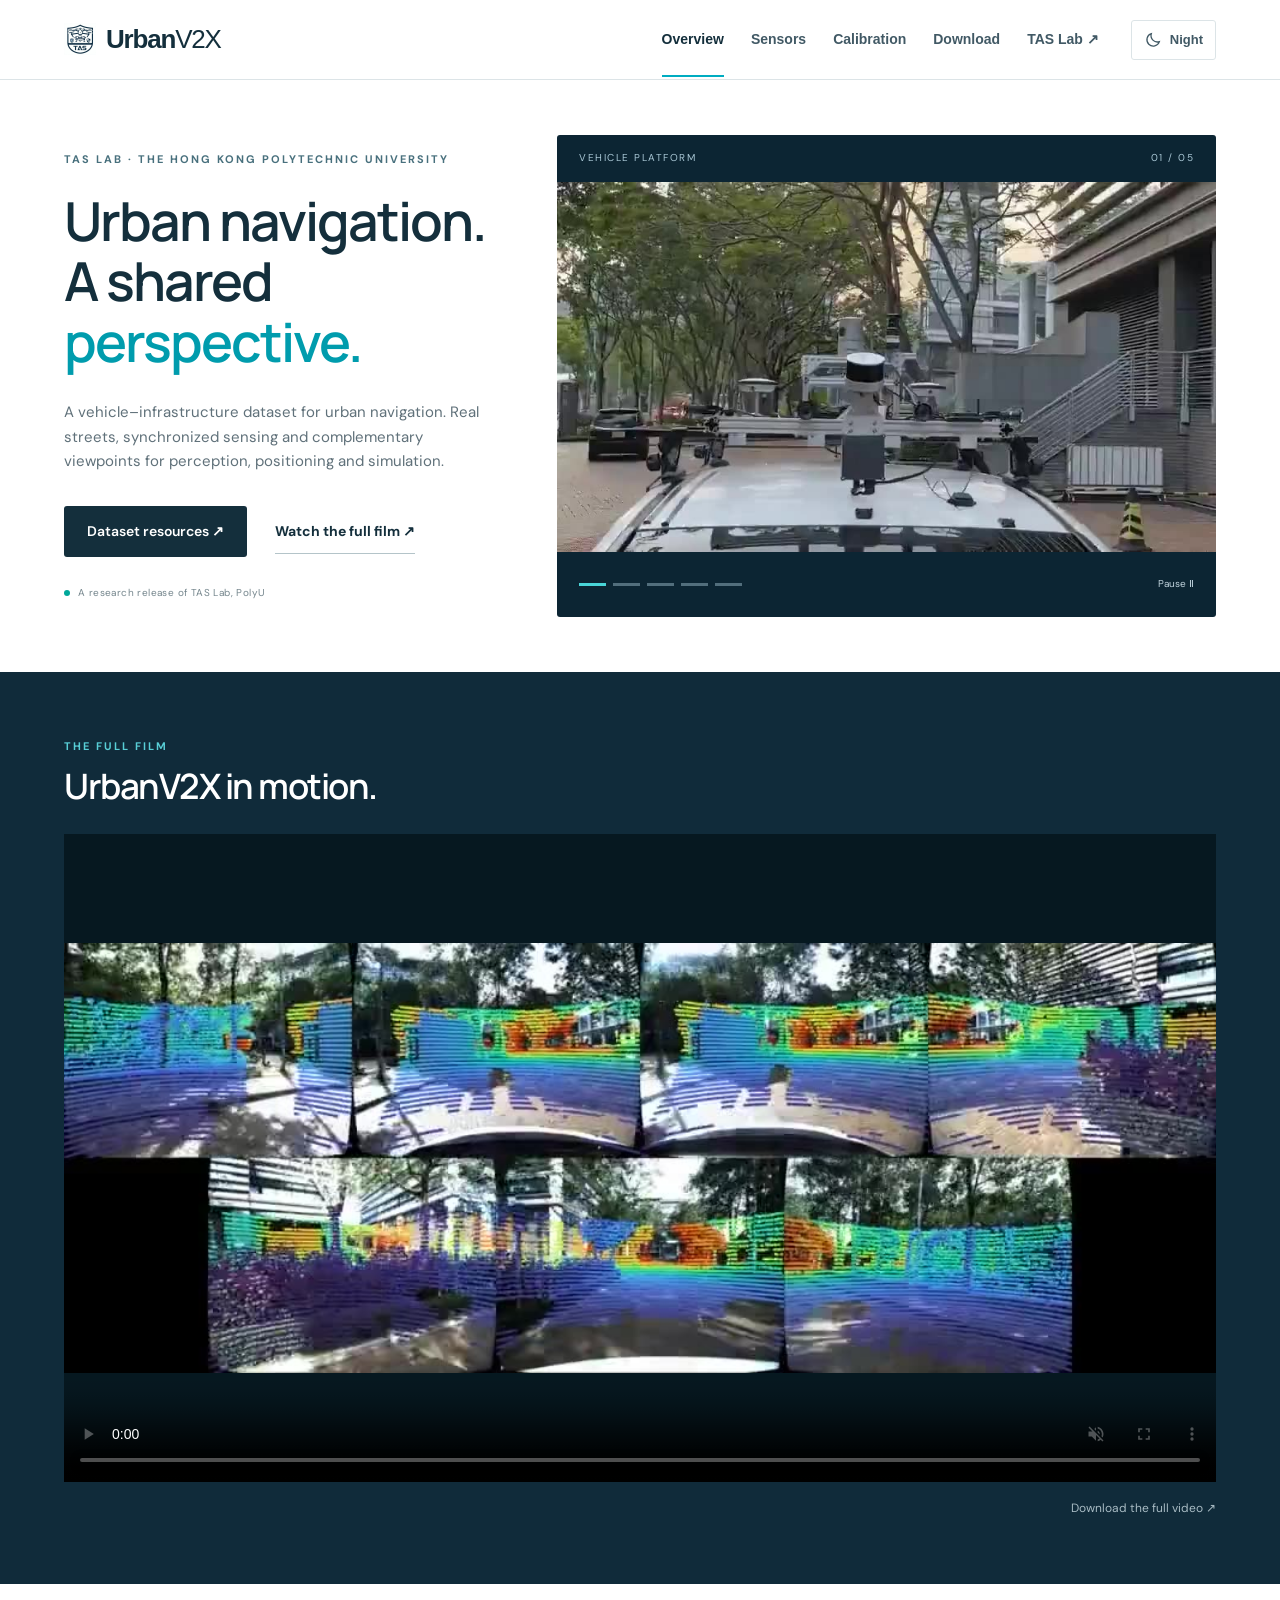
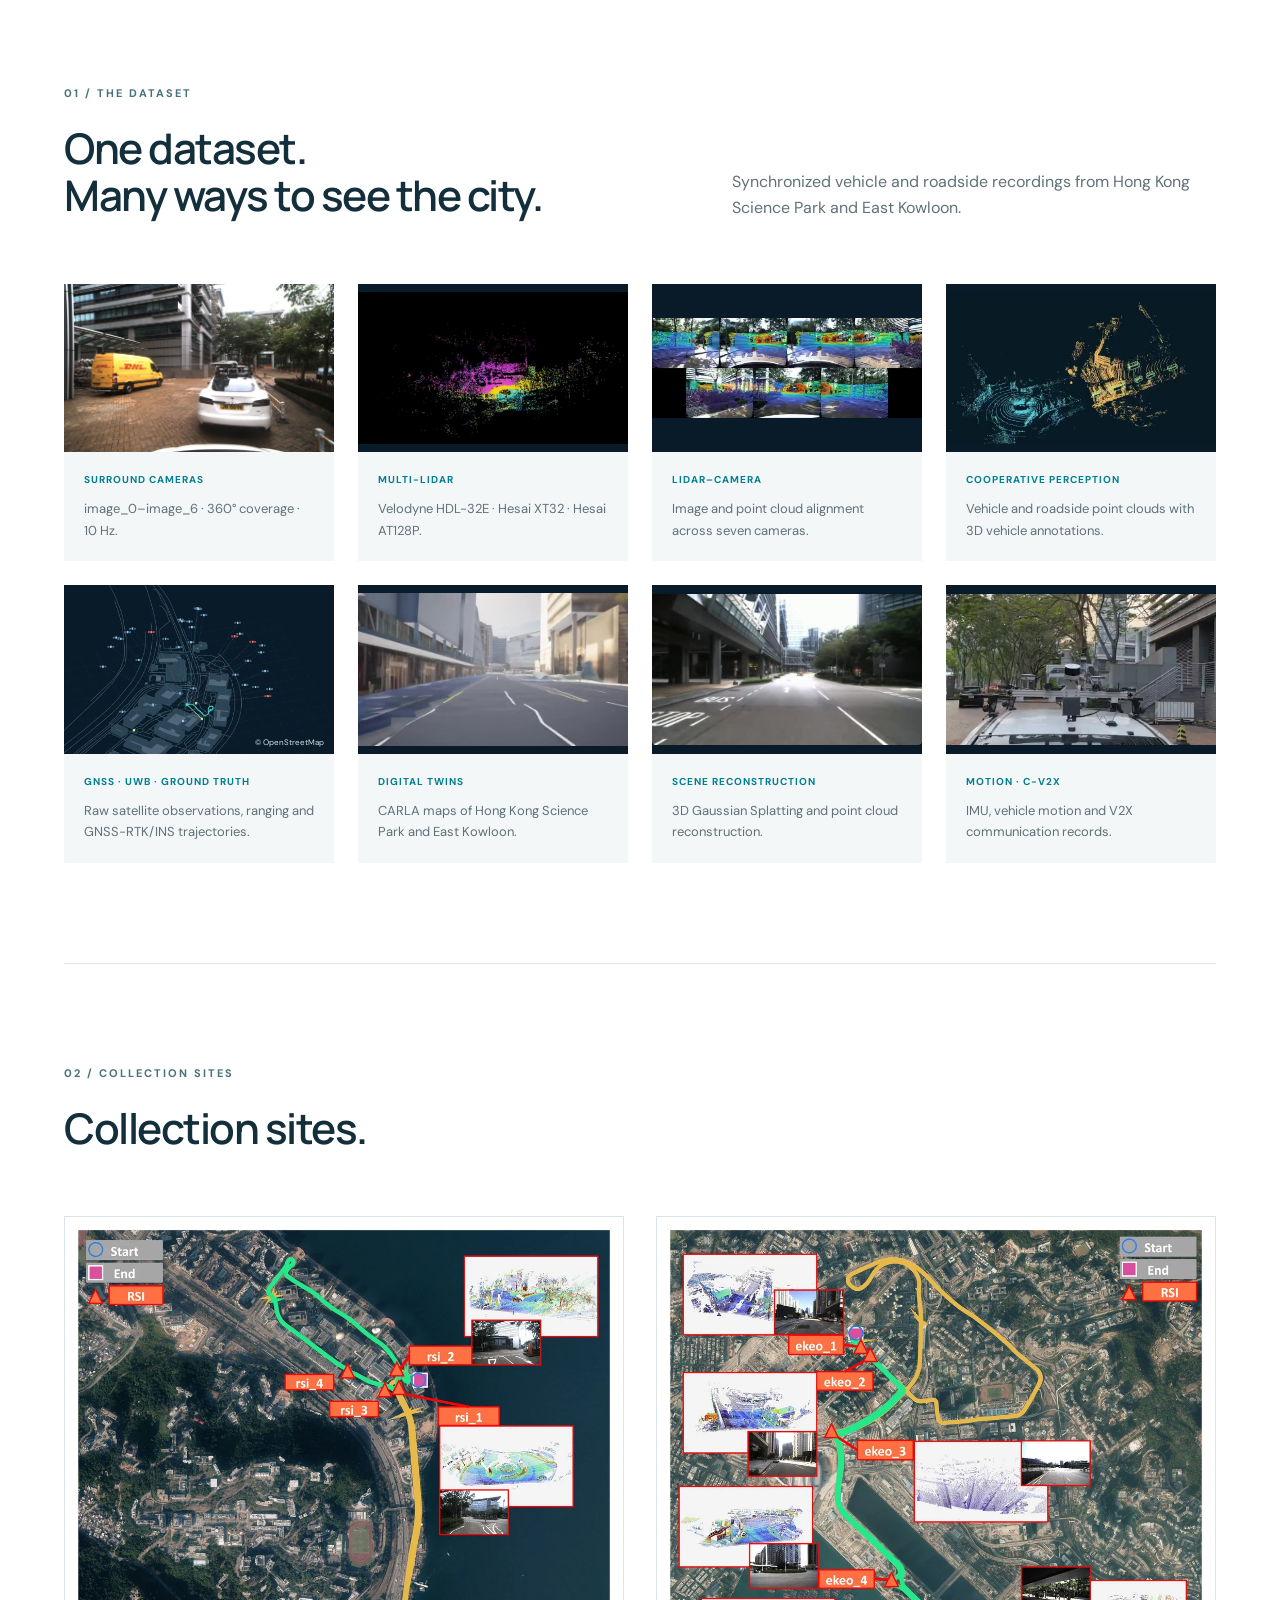
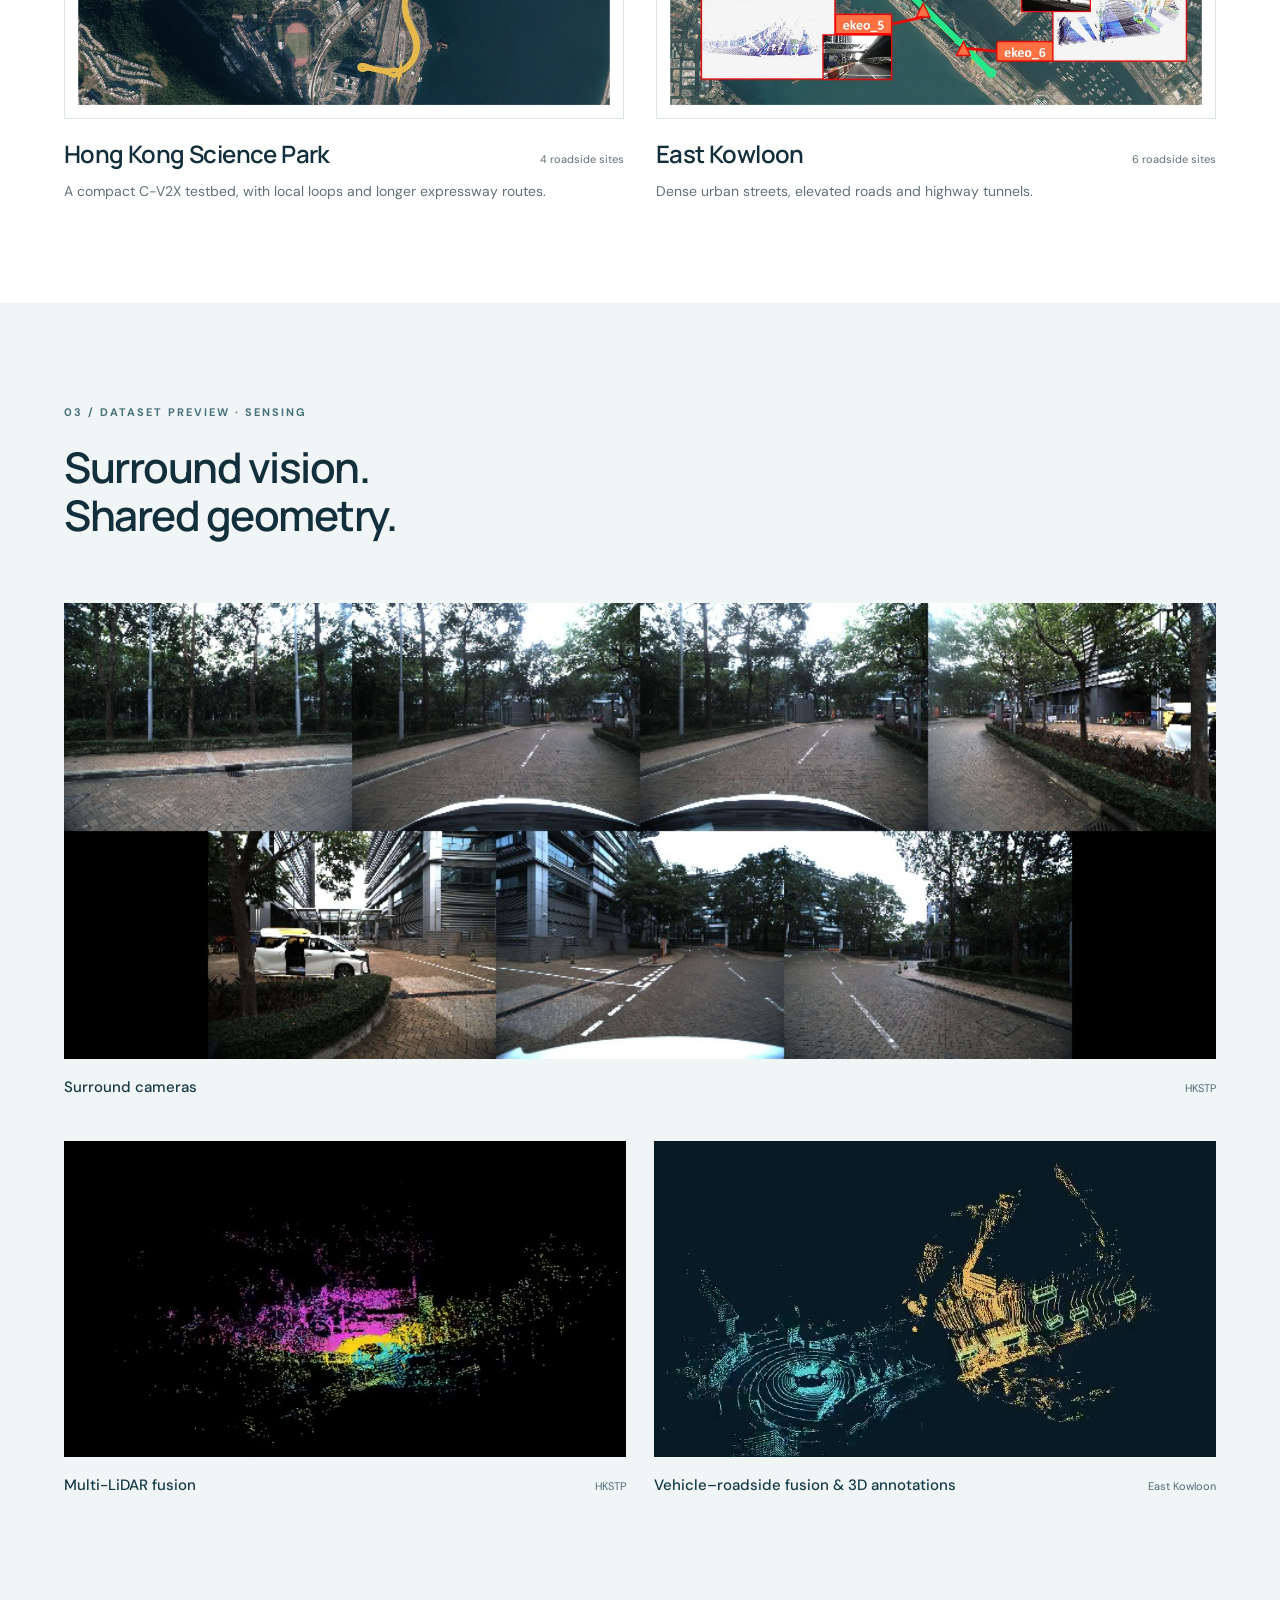
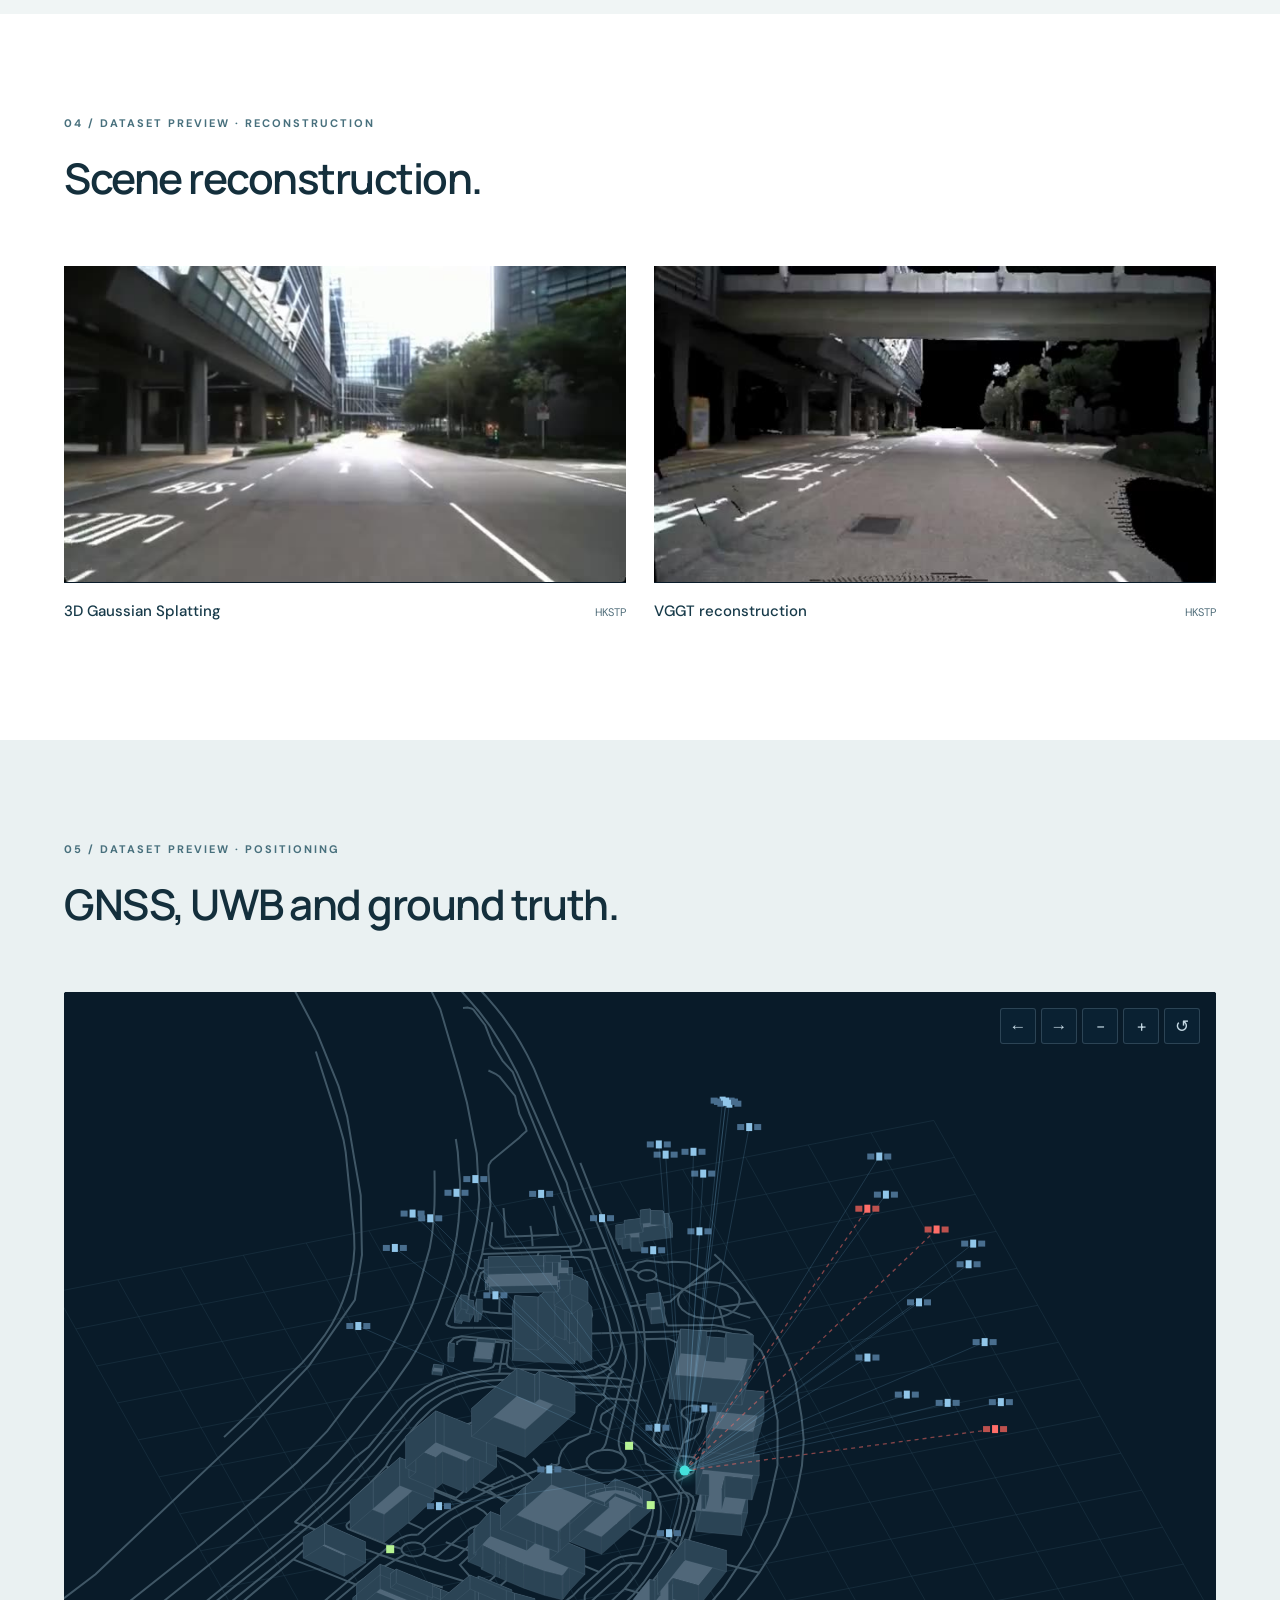
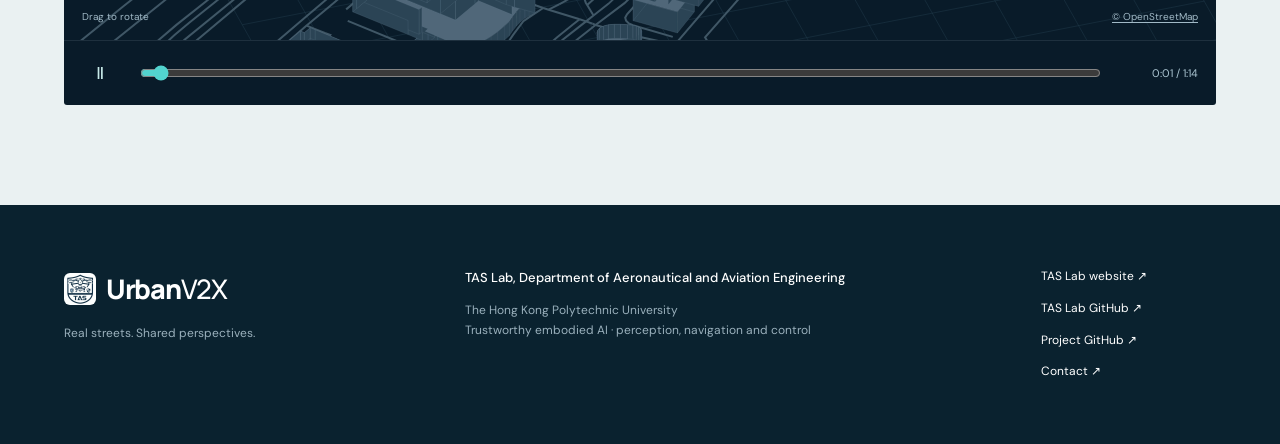
<file: index.html>
<!doctype html>
<html lang="en">
<head>
  <meta charset="utf-8">
  <meta name="viewport" content="width=device-width,initial-scale=1">
  <meta name="description" content="UrbanV2X: a vehicle–infrastructure cooperative dataset for urban navigation in Hong Kong. Synchronized sensing, reference trajectories, calibration and digital twins.">
  <meta name="theme-color" content="#102b3a">
  <meta property="og:type" content="website">
  <meta property="og:title" content="One city. Every perspective. · UrbanV2X">
  <meta property="og:description" content="Surround cameras, complementary LiDAR views, vehicle–roadside perception, GNSS, UWB and reference trajectories for urban navigation.">
  <meta property="og:image" content="assets/media/platform.jpg">
  <title>One city. Every perspective. · UrbanV2X</title>
  <link rel="canonical" href="https://polyu-taslab.github.io/UrbanV2X/">
  <link rel="icon" href="assets/img/taslab-icon.jpg">
  <link rel="stylesheet" href="./assets/css/urbanv2x.css">
  <script defer src="./assets/js/urbanv2x.js"></script>
  <script defer src="./assets/js/overview.js?v=20261111-theme"></script>
  <script defer src="./assets/js/positioning.js"></script>
  <link rel="stylesheet" href="./assets/css/positioning.css">
  <link rel="stylesheet" href="./assets/css/overview.css?v=20261111-preview">
  <script data-theme-init>
    (() => {
      let theme;
      try { theme = localStorage.getItem('urbanv2x-theme'); } catch (_) {}
      if (theme !== 'light' && theme !== 'dark') theme = matchMedia('(prefers-color-scheme: dark)').matches ? 'dark' : 'light';
      document.documentElement.dataset.theme = theme;
      document.documentElement.style.colorScheme = theme;
      document.querySelector('meta[name="theme-color"]')?.setAttribute('content', theme === 'dark' ? '#0b1822' : '#ffffff');
    })();
  </script>
  <link rel="stylesheet" href="./assets/css/navigation.css?v=20261111-theme">
  <link rel="stylesheet" href="./assets/css/theme.css?v=20261111-theme">
</head>
<body>
  <a class="skip" href="#main">Skip to content</a>
  <header class="site-navigation">
    <div class="site-navigation-inner">
      <a class="site-navigation-brand" href="./index.html" aria-label="UrbanV2X home"><img src="./assets/img/taslab-icon.jpg" alt="TAS Lab"><span>Urban<span>V2X</span></span></a>
      <nav class="site-navigation-links" id="site-navigation-menu" data-nav-menu aria-label="Main navigation">
        <a href="./index.html" aria-current="page">Overview</a>
        <a href="./sensors/">Sensors</a>
        <a href="./calibration/">Calibration</a>
        <a href="./download/">Download</a>
        <a href="https://polyu-taslab.github.io/" target="_blank" rel="noopener noreferrer">TAS Lab ↗</a>
      </nav>
      <button class="site-theme-toggle" type="button" data-theme-toggle aria-label="Switch to night mode" aria-pressed="false" title="Switch to night mode">
        <svg class="theme-moon" width="18" height="18" viewBox="0 0 24 24" fill="none" stroke="currentColor" stroke-width="1.7" aria-hidden="true"><path d="M20.5 14.2A8.5 8.5 0 0 1 9.8 3.5a8.5 8.5 0 1 0 10.7 10.7Z"/></svg>
        <svg class="theme-sun" width="18" height="18" viewBox="0 0 24 24" fill="none" stroke="currentColor" stroke-width="1.7" stroke-linecap="round" aria-hidden="true"><circle cx="12" cy="12" r="4"/><path d="M12 2v2m0 16v2M2 12h2m16 0h2M4.9 4.9l1.4 1.4m11.4 11.4 1.4 1.4m0-14.2-1.4 1.4M6.3 17.7l-1.4 1.4"/></svg>
        <span data-theme-label>Night</span>
      </button>
      <button class="site-navigation-toggle" type="button" data-nav-toggle aria-label="Toggle navigation" aria-expanded="false" aria-controls="site-navigation-menu"><span aria-hidden="true"></span></button>
    </div>
  </header>

  <main id="main">
<section class="hero overview-hero"><div class="hero-copy"><p class="eyebrow">TAS LAB · THE HONG KONG POLYTECHNIC UNIVERSITY</p><h1>Urban navigation.<br>A shared<br><em>perspective.</em></h1><p>A vehicle–infrastructure dataset for urban navigation. Real streets, synchronized sensing and complementary viewpoints for perception, positioning and simulation.</p><div class="actions"><a class="button" href="download/">Dataset resources ↗</a><a class="text-link" href="#film">Watch the full film ↗</a></div><div class="hero-note"><span class="dot"></span>A research release of TAS Lab, PolyU</div></div><div class="hero-reel" role="region" aria-roledescription="carousel" aria-label="Automatically rotating dataset previews"><div class="reel-heading"><span id="reel-label">VEHICLE PLATFORM</span><span id="reel-count">01 / 05</span></div><div class="reel-screen"><figure class="hero-slide is-active" data-hero-slide aria-hidden="false" data-label="VEHICLE PLATFORM"><video muted loop playsinline preload="none" poster="assets/previews/platform.jpg" data-src="assets/previews/platform-loop.mp4" aria-label="Vehicle sensor platform"></video></figure><figure class="hero-slide" data-hero-slide aria-hidden="true" data-label="MULTI-LIDAR FUSION"><video muted loop playsinline preload="none" data-poster="assets/previews/multi-lidar.jpg" data-src="assets/previews/multi-lidar-loop.mp4" aria-label="Multi-LiDAR fusion"></video></figure><figure class="hero-slide" data-hero-slide aria-hidden="true" data-label="LIDAR × CAMERA"><video muted loop playsinline preload="none" data-poster="assets/previews/lidar-camera.jpg" data-src="assets/previews/lidar-camera-loop.mp4" aria-label="LiDAR–camera projection"></video></figure><figure class="hero-slide" data-hero-slide aria-hidden="true" data-label="VEHICLE + ROADSIDE LIDAR"><video muted loop playsinline preload="none" data-poster="assets/previews/cooperative.jpg" data-src="assets/previews/cooperative-loop.mp4" aria-label="Vehicle and roadside LiDAR"></video></figure><figure class="hero-slide" data-hero-slide aria-hidden="true" data-label="GNSS · UWB · GROUND TRUTH"><video muted loop playsinline preload="none" data-poster="assets/previews/positioning.jpg" data-src="assets/previews/positioning-loop.mp4" aria-label="GNSS, UWB and ground truth"></video></figure></div><div class="reel-controls"><div class="reel-dots"><button type="button" data-hero-index="0" aria-label="Show Vehicle sensor platform" aria-pressed="true"><span></span></button><button type="button" data-hero-index="1" aria-label="Show Multi-LiDAR fusion" aria-pressed="false"><span></span></button><button type="button" data-hero-index="2" aria-label="Show LiDAR–camera projection" aria-pressed="false"><span></span></button><button type="button" data-hero-index="3" aria-label="Show Vehicle and roadside LiDAR" aria-pressed="false"><span></span></button><button type="button" data-hero-index="4" aria-label="Show GNSS, UWB and ground truth" aria-pressed="false"><span></span></button></div><button id="reel-pause" type="button" aria-label="Pause automatic previews">Pause Ⅱ</button></div></div></section>
<section class="film overview-film section" id="film"><div class="wrap"><div class="film-heading"><div><p class="eyebrow">THE FULL FILM</p><h2>UrbanV2X in motion.</h2></div></div><video id="full-film" muted controls playsinline preload="none" data-poster="assets/previews/lidar-camera.jpg" data-src="assets/video/urbanv2x-film-web.mp4" aria-label="Complete original UrbanV2X presentation film"></video><div class="video-caption"><a href="assets/video/urbanv2x-film-web.mp4">Download the full video ↗</a></div></div></section>
<section class="wrap section" id="explore"><div class="section-head"><div><p class="eyebrow">01 / THE DATASET</p><h2>One dataset.<br>Many ways to see the city.</h2></div><p>Synchronized vehicle and roadside recordings from Hong Kong Science Park and East Kowloon.</p></div>
<div class="media-grid"><article class="media-card"><figure><img src="assets/media/cam2.jpg" loading="lazy" alt="Original front-facing cam2 observation"></figure><div class="card-copy"><h3>SURROUND CAMERAS</h3><p>image_0–image_6 · 360° coverage · 10 Hz.</p></div></article><article class="media-card"><figure><video data-preview muted loop playsinline preload="none" data-poster="assets/previews/multi-lidar.jpg" data-src="assets/previews/multi-lidar-loop.mp4" aria-label="MULTI-LIDAR"></video></figure><div class="card-copy"><h3>MULTI-LIDAR</h3><p>Velodyne HDL-32E · Hesai XT32 · Hesai AT128P.</p></div></article><article class="media-card"><figure><video data-preview muted loop playsinline preload="none" data-poster="assets/previews/lidar-camera.jpg" data-src="assets/previews/lidar-camera-loop.mp4" aria-label="LIDAR–CAMERA"></video></figure><div class="card-copy"><h3>LIDAR–CAMERA</h3><p>Image and point cloud alignment across seven cameras.</p></div></article><article class="media-card"><figure><video data-preview muted loop playsinline preload="none" data-poster="assets/previews/cooperative.jpg" data-src="assets/previews/cooperative-loop.mp4" aria-label="COOPERATIVE PERCEPTION"></video></figure><div class="card-copy"><h3>COOPERATIVE PERCEPTION</h3><p>Vehicle and roadside point clouds with 3D vehicle annotations.</p></div></article><article class="media-card"><figure class="positioning-card-image"><img src="assets/previews/positioning-card.webp" width="960" height="600" loading="lazy" alt="Ground-truth trajectory, UWB ranging and satellite connections over the HKSTP OpenStreetMap buildings"><a class="media-credit" href="https://www.openstreetmap.org/copyright" target="_blank" rel="noopener noreferrer">© OpenStreetMap</a></figure><div class="card-copy"><h3>GNSS · UWB · GROUND TRUTH</h3><p>Raw satellite observations, ranging and GNSS-RTK/INS trajectories.</p></div></article><article class="media-card"><figure><video data-preview muted loop playsinline preload="none" data-poster="assets/previews/carla.jpg" data-src="assets/previews/carla-loop.mp4" aria-label="DIGITAL TWINS"></video></figure><div class="card-copy"><h3>DIGITAL TWINS</h3><p>CARLA maps of Hong Kong Science Park and East Kowloon.</p></div></article><article class="media-card"><figure><video data-preview muted loop playsinline preload="none" data-poster="assets/previews/reconstruction.jpg" data-src="assets/previews/reconstruction-loop.mp4" aria-label="SCENE RECONSTRUCTION"></video></figure><div class="card-copy"><h3>SCENE RECONSTRUCTION</h3><p>3D Gaussian Splatting and point cloud reconstruction.</p></div></article><article class="media-card"><figure><video data-preview muted loop playsinline preload="none" data-poster="assets/previews/platform.jpg" data-src="assets/previews/platform-loop.mp4" aria-label="MOTION · C-V2X"></video></figure><div class="card-copy"><h3>MOTION · C-V2X</h3><p>IMU, vehicle motion and V2X communication records.</p></div></article></div></section>
<section class="wrap section collection-sites" id="collection-sites">
  <div class="section-head"><div><p class="eyebrow">02 / COLLECTION SITES</p><h2>Collection sites.</h2></div></div>
  <div class="collection-grid">
    <article>
      <a class="collection-map" href="assets/previews/site-hkstp.webp" target="_blank" rel="noopener noreferrer" aria-label="View the Hong Kong Science Park route and roadside map at full size"><img src="assets/previews/site-hkstp.webp" width="1082" height="971" loading="lazy" alt="Hong Kong Science Park small and large loop routes with four roadside locations"></a>
      <div class="collection-title"><h3>Hong Kong Science Park</h3><span>4 roadside sites</span></div>
      <p>A compact C-V2X testbed, with local loops and longer expressway routes.</p>
    </article>
    <article>
      <a class="collection-map" href="assets/previews/site-east-kowloon.webp" target="_blank" rel="noopener noreferrer" aria-label="View the East Kowloon route and roadside map at full size"><img src="assets/previews/site-east-kowloon.webp" width="1082" height="971" loading="lazy" alt="East Kowloon small and large loop routes with six roadside locations"></a>
      <div class="collection-title"><h3>East Kowloon</h3><span>6 roadside sites</span></div>
      <p>Dense urban streets, elevated roads and highway tunnels.</p>
    </article>
  </div>
</section>
<section class="dataset-showcase tinted section" id="sensor-preview"><div class="wrap"><div class="section-head"><div><p class="eyebrow">03 / DATASET PREVIEW · SENSING</p><h2>Surround vision.<br>Shared geometry.</h2></div></div><figure class="wide-surround"><video data-preview muted loop playsinline preload="none" data-poster="assets/previews/surround.jpg" data-src="assets/previews/surround-loop.mp4" aria-label="Seven original camera streams, without point cloud overlays"></video><figcaption><strong>Surround cameras</strong><span>HKSTP</span></figcaption></figure><div class="showcase-pair"><figure><video data-preview muted loop playsinline preload="none" data-poster="assets/previews/multi-lidar.jpg" data-src="assets/previews/multi-lidar-loop.mp4" aria-label="Three onboard LiDARs fused into one scene"></video><figcaption><strong>Multi-LiDAR fusion</strong><span>HKSTP</span></figcaption></figure><figure><video data-preview muted loop playsinline preload="none" data-poster="assets/previews/cooperative.jpg" data-src="assets/previews/cooperative-loop.mp4" aria-label="Experimental vehicle and roadside LiDAR with 3D reference boxes"></video><figcaption><strong>Vehicle–roadside fusion &amp; 3D annotations</strong><span>East Kowloon</span></figcaption></figure></div></div></section>
<section class="wrap section dataset-showcase" id="reconstruction-preview"><div class="section-head"><div><p class="eyebrow">04 / DATASET PREVIEW · RECONSTRUCTION</p><h2>Scene reconstruction.</h2></div></div><div class="showcase-pair"><figure><video data-preview muted loop playsinline preload="none" data-poster="assets/previews/reconstruction.jpg" data-src="assets/previews/reconstruction-loop.mp4" aria-label="COLMAP and 3D Gaussian Splatting experimental reconstruction"></video><figcaption><strong>3D Gaussian Splatting</strong><span>HKSTP</span></figcaption></figure><figure><video data-preview muted loop playsinline preload="none" data-poster="assets/previews/reconstruction-vggt.jpg" data-src="assets/previews/reconstruction-vggt-loop.mp4" aria-label="VGGT experimental point projection"></video><figcaption><strong>VGGT reconstruction</strong><span>HKSTP</span></figcaption></figure></div></section>
<section class="dataset-showcase navigation-preview section" id="positioning-preview"><div class="wrap"><div class="section-head"><div><p class="eyebrow">05 / DATASET PREVIEW · POSITIONING</p><h2 class="positioning-title">GNSS, UWB and ground truth.</h2></div></div><div class="positioning-demo" data-positioning-demo>
  <div class="positioning-viewport">
    <canvas id="positioning-canvas" tabindex="0" aria-label="Interactive 3D city with automatically playing vehicle trajectory, satellite observations and UWB. Drag or use arrow keys to rotate."></canvas>
    <p id="scene-status" role="status">Loading scene…</p>
    <div class="positioning-view-tools" role="group" aria-label="Scene viewpoint">
      <button type="button" id="scene-left" aria-label="Rotate left" title="Rotate left">←</button>
      <button type="button" id="scene-right" aria-label="Rotate right" title="Rotate right">→</button>
      <button type="button" id="scene-zoom-out" aria-label="Zoom out" title="Zoom out">−</button>
      <button type="button" id="scene-zoom-in" aria-label="Zoom in" title="Zoom in">+</button>
      <button type="button" id="scene-reset" aria-label="Reset viewpoint" title="Reset view">↺</button>
    </div>
    <span class="positioning-hint">Drag to rotate</span>
    <a class="positioning-credit" href="https://www.openstreetmap.org/copyright" target="_blank" rel="noopener noreferrer">© OpenStreetMap</a>
  </div>
  <div class="positioning-playback">
    <button type="button" id="scene-play" aria-label="Pause trajectory" title="Pause trajectory">Ⅱ</button>
    <input id="timeline" type="range" min="225" max="299" value="225" step="0.1" aria-label="Trajectory playback position" disabled>
    <output id="scene-time" for="timeline">0:00 / 1:14</output>
  </div>
</div></div></section>
</main>  <footer>
    <div><a class="brand" href="./index.html"><img class="brand-icon" src="assets/img/taslab-icon.jpg" alt="TAS Lab">Urban<span>V2X</span></a><p>Real streets. Shared perspectives.</p></div>
    <div><strong>TAS Lab, Department of Aeronautical and Aviation Engineering</strong><p>The Hong Kong Polytechnic University<br>Trustworthy embodied AI · perception, navigation and control</p></div>
    <div><a href="https://polyu-taslab.github.io/" target="_blank" rel="noopener noreferrer">TAS Lab website ↗</a><a href="https://github.com/polyu-taslab" target="_blank" rel="noopener noreferrer">TAS Lab GitHub ↗</a><a href="https://github.com/PolyU-TASLAB/UrbanV2X" target="_blank" rel="noopener noreferrer">Project GitHub ↗</a><a href="mailto:darren.huang@polyu.edu.hk">Contact ↗</a></div>
  </footer>
  <script src="./assets/js/site.js?v=20261111-theme" defer></script>
</body>
</html>
</file>
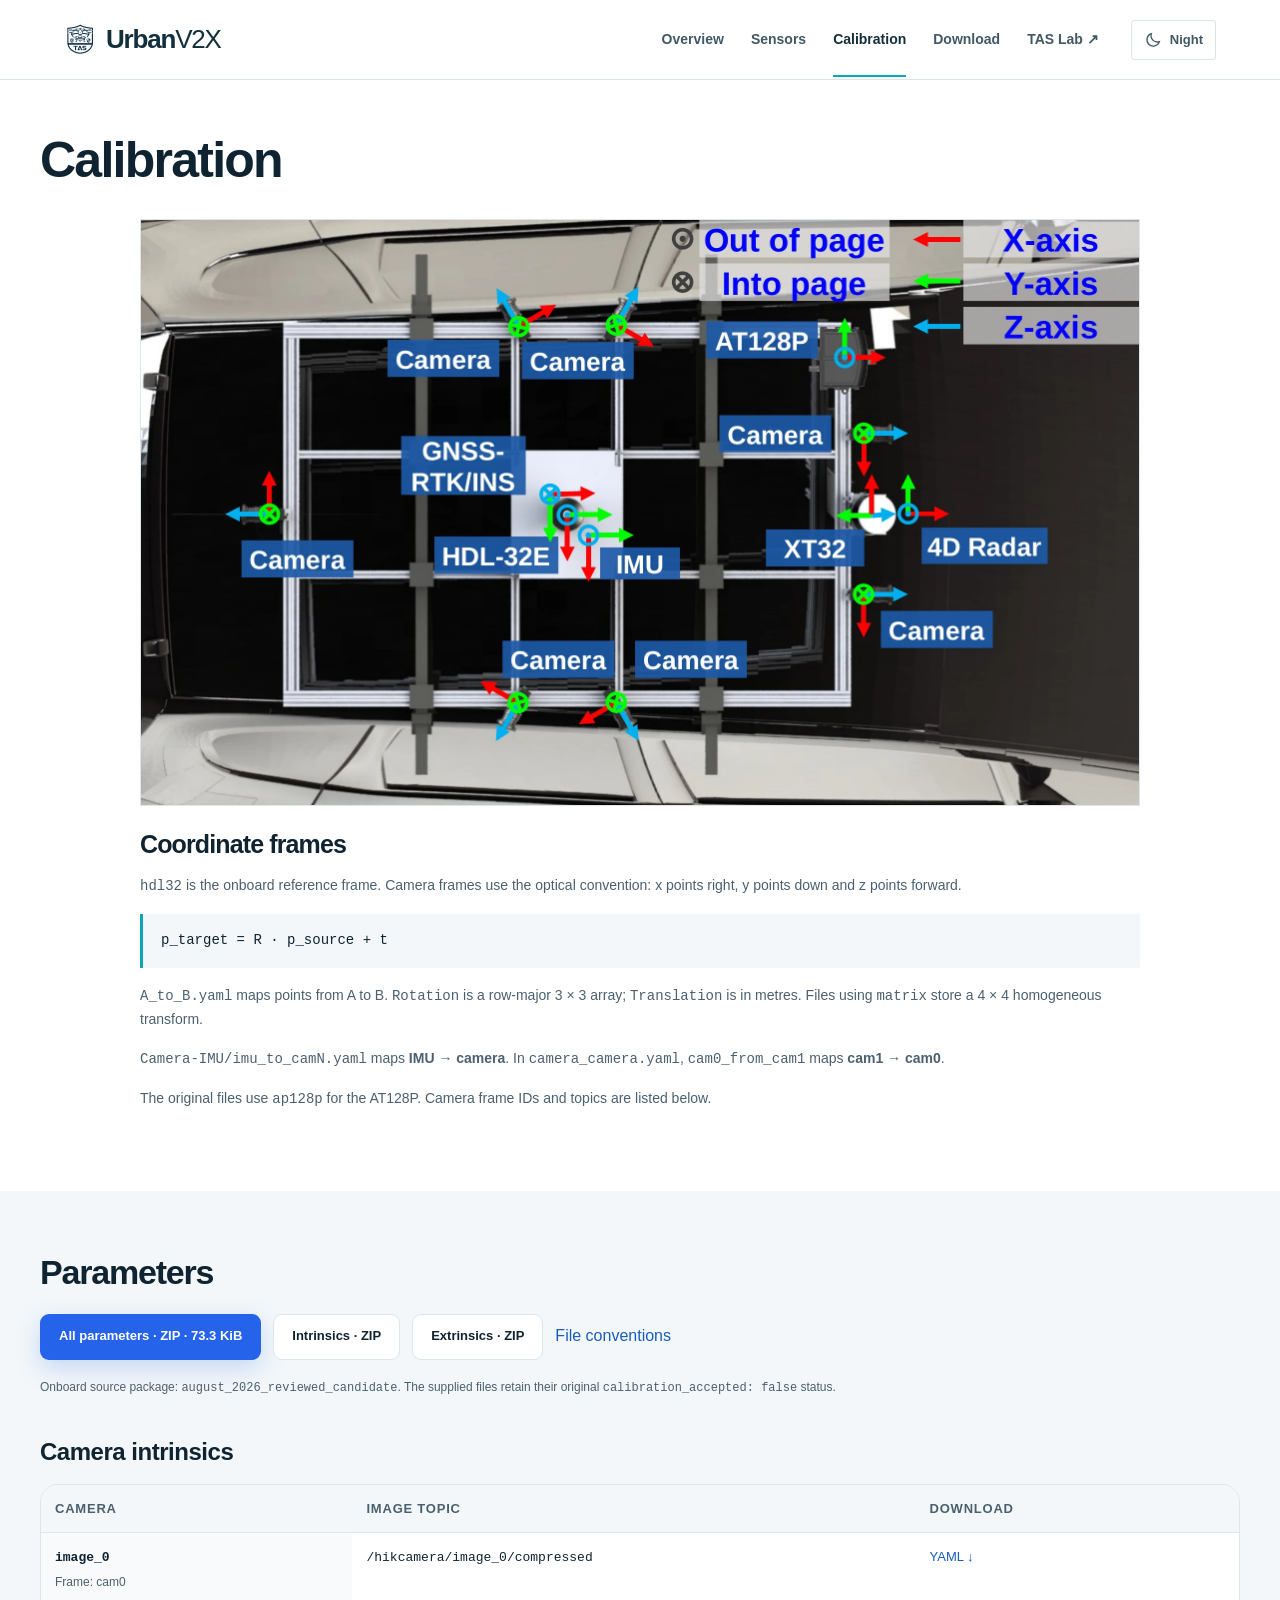
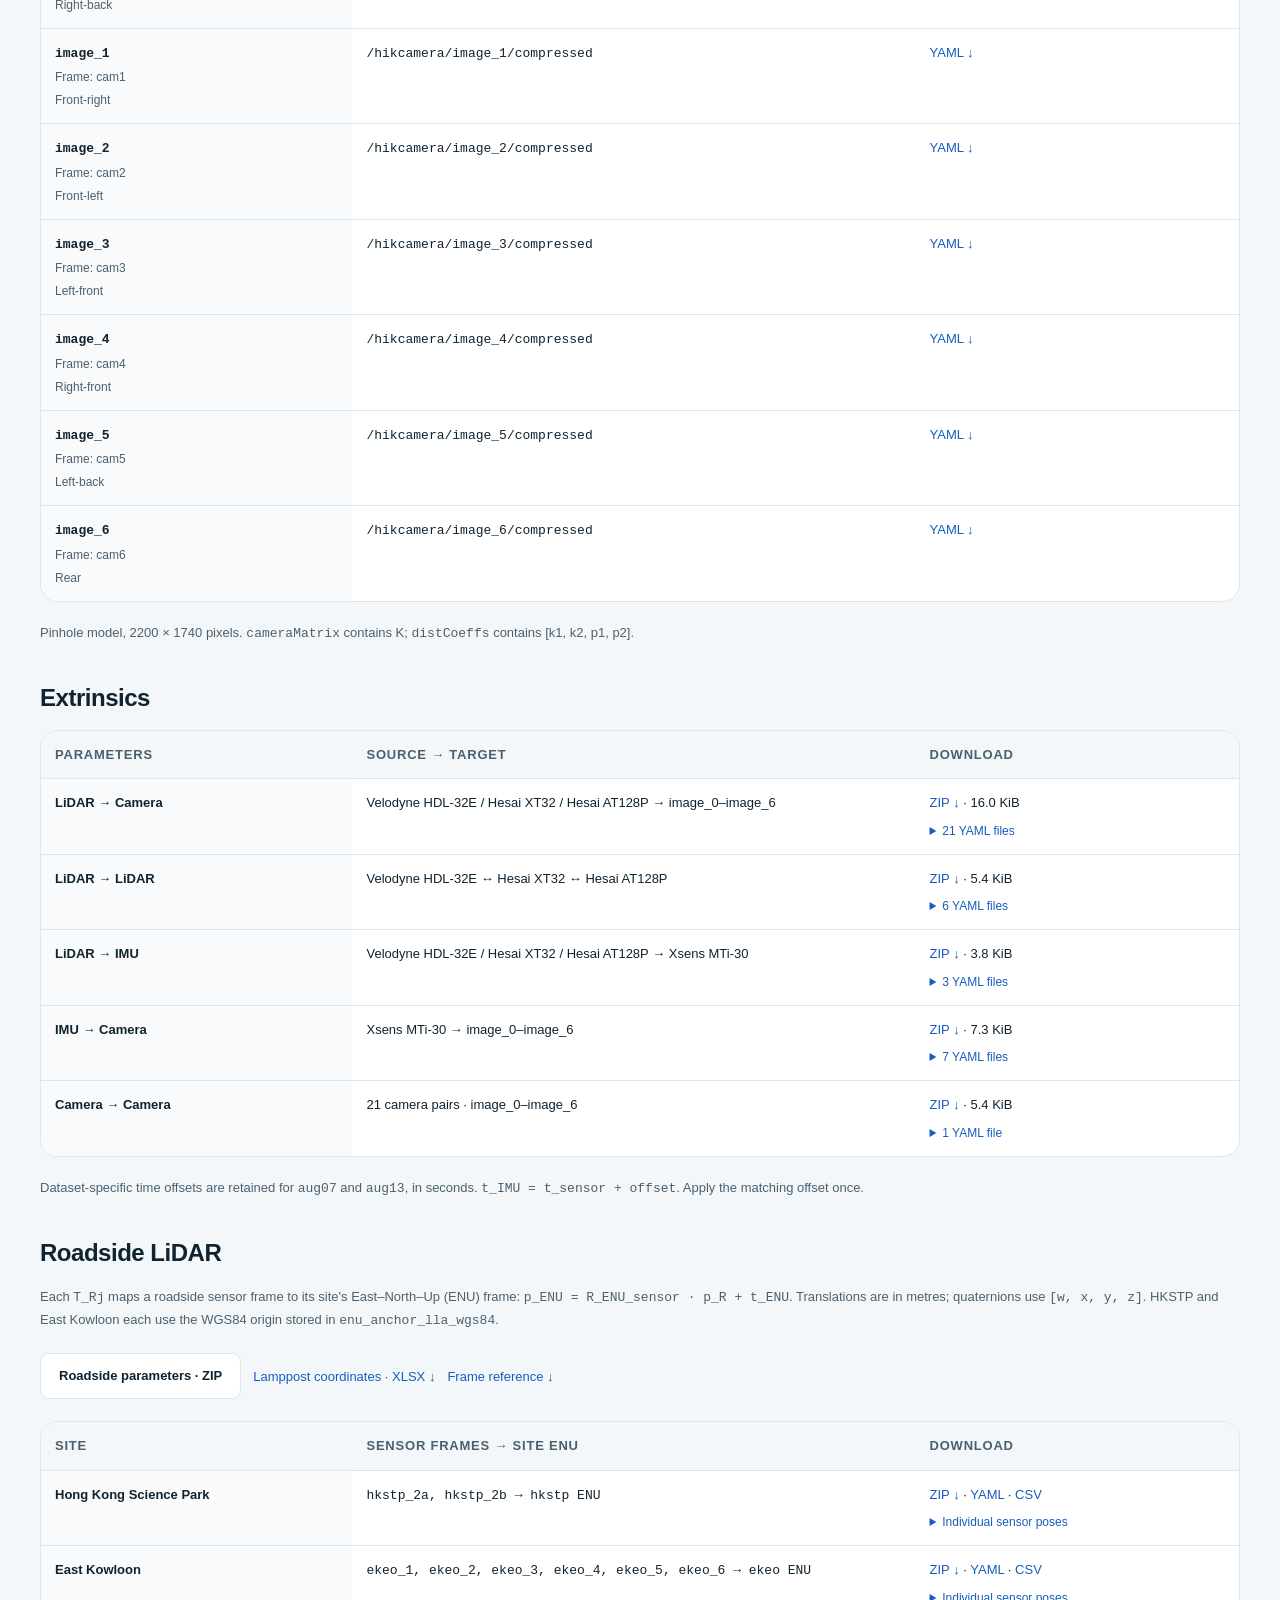
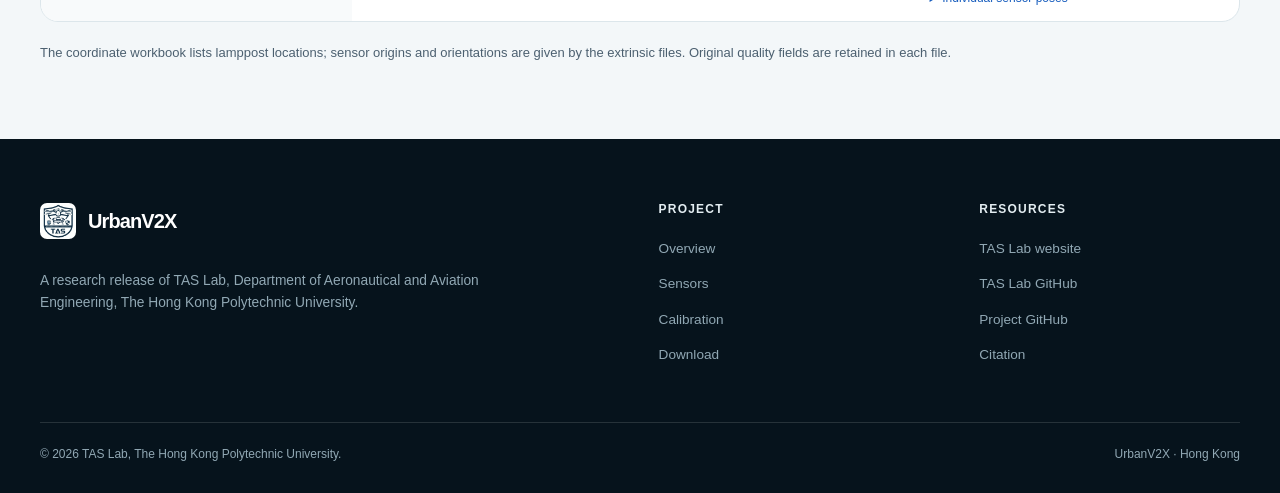
<file: calibration/index.html>
<!DOCTYPE html>
<html lang="en">
<head>
  <meta charset="utf-8">
  <meta name="viewport" content="width=device-width, initial-scale=1">
  <meta name="theme-color" content="#071824">
  <title>Calibration | UrbanV2X</title>
  <meta name="description" content="UrbanV2X camera intrinsics, sensor extrinsics, coordinate frames and parameter downloads.">
  <meta property="og:type" content="website">
  <meta property="og:title" content="Calibration | UrbanV2X">
  <meta property="og:description" content="Download intrinsic and extrinsic parameters with explicit sensor frame conventions.">
  <meta property="og:image" content="../assets/previews/sensor-layout.webp">
  <link rel="canonical" href="https://polyu-taslab.github.io/UrbanV2X/calibration/">
  <link rel="icon" href="../assets/img/taslab-icon.jpg">
  <link rel="stylesheet" href="../assets/css/main.css">
  <link rel="stylesheet" href="../assets/css/calibration.css">
  <script data-theme-init>
    (() => {
      let theme;
      try { theme = localStorage.getItem('urbanv2x-theme'); } catch (_) {}
      if (theme !== 'light' && theme !== 'dark') theme = matchMedia('(prefers-color-scheme: dark)').matches ? 'dark' : 'light';
      document.documentElement.dataset.theme = theme;
      document.documentElement.style.colorScheme = theme;
      document.querySelector('meta[name="theme-color"]')?.setAttribute('content', theme === 'dark' ? '#0b1822' : '#ffffff');
    })();
  </script>
  <link rel="stylesheet" href="../assets/css/navigation.css?v=20261111-theme">
  <link rel="stylesheet" href="../assets/css/theme.css?v=20261111-theme">
</head>
<body>
  <a class="skip-link" href="#main-content">Skip to content</a>
  <header class="site-navigation">
    <div class="site-navigation-inner">
      <a class="site-navigation-brand" href="../index.html" aria-label="UrbanV2X home"><img src="../assets/img/taslab-icon.jpg" alt="TAS Lab"><span>Urban<span>V2X</span></span></a>
      <nav class="site-navigation-links" id="site-navigation-menu" data-nav-menu aria-label="Main navigation">
        <a href="../index.html">Overview</a>
        <a href="../sensors/">Sensors</a>
        <a href="../calibration/" aria-current="page">Calibration</a>
        <a href="../download/">Download</a>
        <a href="https://polyu-taslab.github.io/" target="_blank" rel="noopener noreferrer">TAS Lab ↗</a>
      </nav>
      <button class="site-theme-toggle" type="button" data-theme-toggle aria-label="Switch to night mode" aria-pressed="false" title="Switch to night mode">
        <svg class="theme-moon" width="18" height="18" viewBox="0 0 24 24" fill="none" stroke="currentColor" stroke-width="1.7" aria-hidden="true"><path d="M20.5 14.2A8.5 8.5 0 0 1 9.8 3.5a8.5 8.5 0 1 0 10.7 10.7Z"/></svg>
        <svg class="theme-sun" width="18" height="18" viewBox="0 0 24 24" fill="none" stroke="currentColor" stroke-width="1.7" stroke-linecap="round" aria-hidden="true"><circle cx="12" cy="12" r="4"/><path d="M12 2v2m0 16v2M2 12h2m16 0h2M4.9 4.9l1.4 1.4m11.4 11.4 1.4 1.4m0-14.2-1.4 1.4M6.3 17.7l-1.4 1.4"/></svg>
        <span data-theme-label>Night</span>
      </button>
      <button class="site-navigation-toggle" type="button" data-nav-toggle aria-label="Toggle navigation" aria-expanded="false" aria-controls="site-navigation-menu"><span aria-hidden="true"></span></button>
    </div>
  </header>

  <main id="main-content">
    <section class="calibration-intro" aria-labelledby="page-title">
      <div class="container">
        <h1 id="page-title">Calibration</h1>
        <figure class="calibration-frame"><a href="../assets/previews/sensor-layout.webp" target="_blank" rel="noopener noreferrer" aria-label="View the sensor coordinate frames at full size"><img src="../assets/previews/sensor-layout.webp" width="2000" height="1172" fetchpriority="high" alt="Sensor coordinate axes and mounting positions on the vehicle roof rack"></a></figure>
        <div class="frame-guide" id="frames">
          <h2>Coordinate frames</h2>
          <p><code>hdl32</code> is the onboard reference frame. Camera frames use the optical convention: x points right, y points down and z points forward.</p>
          <code class="frame-equation">p_target = R · p_source + t</code>
          <p><code>A_to_B.yaml</code> maps points from A to B. <code>Rotation</code> is a row-major 3 × 3 array; <code>Translation</code> is in metres. Files using <code>matrix</code> store a 4 × 4 homogeneous transform.</p>
          <p><code>Camera-IMU/imu_to_camN.yaml</code> maps <strong>IMU → camera</strong>. In <code>camera_camera.yaml</code>, <code>cam0_from_cam1</code> maps <strong>cam1 → cam0</strong>.</p>
          <p class="table-note">The original files use <code>ap128p</code> for the AT128P. Camera frame IDs and topics are listed below.</p>
        </div>
      </div>
    </section>
    <section class="calibration-downloads" id="parameters" aria-labelledby="parameters-title"><div class="container">
      <h2 id="parameters-title">Parameters</h2>
      <div class="parameter-actions">
        <a class="button button-primary" href="../assets/calibration/UrbanV2X-calibration.zip" download>All parameters · ZIP · 73.3 KiB</a>
        <a class="button button-outline" href="../assets/calibration/Camera-Intrinsics.zip" download>Intrinsics · ZIP</a>
        <a class="button button-outline" href="../assets/calibration/Extrinsics.zip" download>Extrinsics · ZIP</a>
        <a href="../assets/calibration/README.txt">File conventions</a>
      </div>
      <p class="parameter-status">Onboard source package: <code>august_2026_reviewed_candidate</code>. The supplied files retain their original <code>calibration_accepted: false</code> status.</p>
      <h3>Camera intrinsics</h3>
      <div class="table-wrap parameter-table"><table aria-label="Camera intrinsic downloads"><thead><tr><th scope="col">Camera</th><th scope="col">Image topic</th><th scope="col">Download</th></tr></thead><tbody><tr><th scope="row"><code>image_0</code><span>Frame: cam0</span><span>Right-back</span></th><td><code>/hikcamera/image_0/compressed</code></td><td><a href="../assets/calibration/Camera-Intrinsics/intrinsics_cam0.yaml" download>YAML ↓</a></td></tr><tr><th scope="row"><code>image_1</code><span>Frame: cam1</span><span>Front-right</span></th><td><code>/hikcamera/image_1/compressed</code></td><td><a href="../assets/calibration/Camera-Intrinsics/intrinsics_cam1.yaml" download>YAML ↓</a></td></tr><tr><th scope="row"><code>image_2</code><span>Frame: cam2</span><span>Front-left</span></th><td><code>/hikcamera/image_2/compressed</code></td><td><a href="../assets/calibration/Camera-Intrinsics/intrinsics_cam2.yaml" download>YAML ↓</a></td></tr><tr><th scope="row"><code>image_3</code><span>Frame: cam3</span><span>Left-front</span></th><td><code>/hikcamera/image_3/compressed</code></td><td><a href="../assets/calibration/Camera-Intrinsics/intrinsics_cam3.yaml" download>YAML ↓</a></td></tr><tr><th scope="row"><code>image_4</code><span>Frame: cam4</span><span>Right-front</span></th><td><code>/hikcamera/image_4/compressed</code></td><td><a href="../assets/calibration/Camera-Intrinsics/intrinsics_cam4.yaml" download>YAML ↓</a></td></tr><tr><th scope="row"><code>image_5</code><span>Frame: cam5</span><span>Left-back</span></th><td><code>/hikcamera/image_5/compressed</code></td><td><a href="../assets/calibration/Camera-Intrinsics/intrinsics_cam5.yaml" download>YAML ↓</a></td></tr><tr><th scope="row"><code>image_6</code><span>Frame: cam6</span><span>Rear</span></th><td><code>/hikcamera/image_6/compressed</code></td><td><a href="../assets/calibration/Camera-Intrinsics/intrinsics_cam6.yaml" download>YAML ↓</a></td></tr></tbody></table></div>
      <p class="parameter-format">Pinhole model, 2200 × 1740 pixels. <code>cameraMatrix</code> contains K; <code>distCoeffs</code> contains [k1, k2, p1, p2].</p>
      <h3>Extrinsics</h3>
      <div class="table-wrap parameter-table"><table aria-label="Extrinsic downloads and directions"><thead><tr><th scope="col">Parameters</th><th scope="col">Source → target</th><th scope="col">Download</th></tr></thead><tbody><tr><th scope="row">LiDAR → Camera</th><td>Velodyne HDL-32E / Hesai XT32 / Hesai AT128P → image_0–image_6</td><td><a href="../assets/calibration/LiDAR-Camera.zip" download>ZIP ↓</a> · 16.0 KiB<details><summary>21 YAML files</summary><ul class="parameter-files"><li><a href="../assets/calibration/Extrinsics/LiDAR-Camera/ap128p_to_cam0.yaml" download>Hesai AT128P → image_0 (cam0)</a></li><li><a href="../assets/calibration/Extrinsics/LiDAR-Camera/ap128p_to_cam1.yaml" download>Hesai AT128P → image_1 (cam1)</a></li><li><a href="../assets/calibration/Extrinsics/LiDAR-Camera/ap128p_to_cam2.yaml" download>Hesai AT128P → image_2 (cam2)</a></li><li><a href="../assets/calibration/Extrinsics/LiDAR-Camera/ap128p_to_cam3.yaml" download>Hesai AT128P → image_3 (cam3)</a></li><li><a href="../assets/calibration/Extrinsics/LiDAR-Camera/ap128p_to_cam4.yaml" download>Hesai AT128P → image_4 (cam4)</a></li><li><a href="../assets/calibration/Extrinsics/LiDAR-Camera/ap128p_to_cam5.yaml" download>Hesai AT128P → image_5 (cam5)</a></li><li><a href="../assets/calibration/Extrinsics/LiDAR-Camera/ap128p_to_cam6.yaml" download>Hesai AT128P → image_6 (cam6)</a></li><li><a href="../assets/calibration/Extrinsics/LiDAR-Camera/hdl32_to_cam0.yaml" download>Velodyne HDL-32E → image_0 (cam0)</a></li><li><a href="../assets/calibration/Extrinsics/LiDAR-Camera/hdl32_to_cam1.yaml" download>Velodyne HDL-32E → image_1 (cam1)</a></li><li><a href="../assets/calibration/Extrinsics/LiDAR-Camera/hdl32_to_cam2.yaml" download>Velodyne HDL-32E → image_2 (cam2)</a></li><li><a href="../assets/calibration/Extrinsics/LiDAR-Camera/hdl32_to_cam3.yaml" download>Velodyne HDL-32E → image_3 (cam3)</a></li><li><a href="../assets/calibration/Extrinsics/LiDAR-Camera/hdl32_to_cam4.yaml" download>Velodyne HDL-32E → image_4 (cam4)</a></li><li><a href="../assets/calibration/Extrinsics/LiDAR-Camera/hdl32_to_cam5.yaml" download>Velodyne HDL-32E → image_5 (cam5)</a></li><li><a href="../assets/calibration/Extrinsics/LiDAR-Camera/hdl32_to_cam6.yaml" download>Velodyne HDL-32E → image_6 (cam6)</a></li><li><a href="../assets/calibration/Extrinsics/LiDAR-Camera/xt32_to_cam0.yaml" download>Hesai XT32 → image_0 (cam0)</a></li><li><a href="../assets/calibration/Extrinsics/LiDAR-Camera/xt32_to_cam1.yaml" download>Hesai XT32 → image_1 (cam1)</a></li><li><a href="../assets/calibration/Extrinsics/LiDAR-Camera/xt32_to_cam2.yaml" download>Hesai XT32 → image_2 (cam2)</a></li><li><a href="../assets/calibration/Extrinsics/LiDAR-Camera/xt32_to_cam3.yaml" download>Hesai XT32 → image_3 (cam3)</a></li><li><a href="../assets/calibration/Extrinsics/LiDAR-Camera/xt32_to_cam4.yaml" download>Hesai XT32 → image_4 (cam4)</a></li><li><a href="../assets/calibration/Extrinsics/LiDAR-Camera/xt32_to_cam5.yaml" download>Hesai XT32 → image_5 (cam5)</a></li><li><a href="../assets/calibration/Extrinsics/LiDAR-Camera/xt32_to_cam6.yaml" download>Hesai XT32 → image_6 (cam6)</a></li></ul></details></td></tr><tr><th scope="row">LiDAR → LiDAR</th><td>Velodyne HDL-32E ↔ Hesai XT32 ↔ Hesai AT128P</td><td><a href="../assets/calibration/LiDAR-LiDAR.zip" download>ZIP ↓</a> · 5.4 KiB<details><summary>6 YAML files</summary><ul class="parameter-files"><li><a href="../assets/calibration/Extrinsics/LiDAR-LiDAR/ap128p_to_hdl32.yaml" download>Hesai AT128P → Velodyne HDL-32E</a></li><li><a href="../assets/calibration/Extrinsics/LiDAR-LiDAR/ap128p_to_xt32.yaml" download>Hesai AT128P → Hesai XT32</a></li><li><a href="../assets/calibration/Extrinsics/LiDAR-LiDAR/hdl32_to_ap128p.yaml" download>Velodyne HDL-32E → Hesai AT128P</a></li><li><a href="../assets/calibration/Extrinsics/LiDAR-LiDAR/hdl32_to_xt32.yaml" download>Velodyne HDL-32E → Hesai XT32</a></li><li><a href="../assets/calibration/Extrinsics/LiDAR-LiDAR/xt32_to_ap128p.yaml" download>Hesai XT32 → Hesai AT128P</a></li><li><a href="../assets/calibration/Extrinsics/LiDAR-LiDAR/xt32_to_hdl32.yaml" download>Hesai XT32 → Velodyne HDL-32E</a></li></ul></details></td></tr><tr><th scope="row">LiDAR → IMU</th><td>Velodyne HDL-32E / Hesai XT32 / Hesai AT128P → Xsens MTi-30</td><td><a href="../assets/calibration/LiDAR-IMU.zip" download>ZIP ↓</a> · 3.8 KiB<details><summary>3 YAML files</summary><ul class="parameter-files"><li><a href="../assets/calibration/Extrinsics/LiDAR-IMU/ap128p_to_imu.yaml" download>Hesai AT128P → Xsens MTi-30</a></li><li><a href="../assets/calibration/Extrinsics/LiDAR-IMU/hdl32_to_imu.yaml" download>Velodyne HDL-32E → Xsens MTi-30</a></li><li><a href="../assets/calibration/Extrinsics/LiDAR-IMU/xt32_to_imu.yaml" download>Hesai XT32 → Xsens MTi-30</a></li></ul></details></td></tr><tr><th scope="row">IMU → Camera</th><td>Xsens MTi-30 → image_0–image_6</td><td><a href="../assets/calibration/Camera-IMU.zip" download>ZIP ↓</a> · 7.3 KiB<details><summary>7 YAML files</summary><ul class="parameter-files"><li><a href="../assets/calibration/Extrinsics/Camera-IMU/imu_to_cam0.yaml" download>Xsens MTi-30 → image_0 (cam0)</a></li><li><a href="../assets/calibration/Extrinsics/Camera-IMU/imu_to_cam1.yaml" download>Xsens MTi-30 → image_1 (cam1)</a></li><li><a href="../assets/calibration/Extrinsics/Camera-IMU/imu_to_cam2.yaml" download>Xsens MTi-30 → image_2 (cam2)</a></li><li><a href="../assets/calibration/Extrinsics/Camera-IMU/imu_to_cam3.yaml" download>Xsens MTi-30 → image_3 (cam3)</a></li><li><a href="../assets/calibration/Extrinsics/Camera-IMU/imu_to_cam4.yaml" download>Xsens MTi-30 → image_4 (cam4)</a></li><li><a href="../assets/calibration/Extrinsics/Camera-IMU/imu_to_cam5.yaml" download>Xsens MTi-30 → image_5 (cam5)</a></li><li><a href="../assets/calibration/Extrinsics/Camera-IMU/imu_to_cam6.yaml" download>Xsens MTi-30 → image_6 (cam6)</a></li></ul></details></td></tr><tr><th scope="row">Camera → Camera</th><td>21 camera pairs · image_0–image_6</td><td><a href="../assets/calibration/Camera-Camera.zip" download>ZIP ↓</a> · 5.4 KiB<details><summary>1 YAML file</summary><ul class="parameter-files"><li><a href="../assets/calibration/Extrinsics/Camera-Camera/camera_camera.yaml" download>camera_camera.yaml · 21 pairs</a></li></ul></details></td></tr></tbody></table></div>
      <p class="parameter-format">Dataset-specific time offsets are retained for <code>aug07</code> and <code>aug13</code>, in seconds. <code>t_IMU = t_sensor + offset</code>. Apply the matching offset once.</p>

      <h3 id="roadside-parameters">Roadside LiDAR</h3>
      <p class="parameter-format">Each <code>T_Rj</code> maps a roadside sensor frame to its site's East–North–Up (ENU) frame: <code>p_ENU = R_ENU_sensor · p_R + t_ENU</code>. Translations are in metres; quaternions use <code>[w, x, y, z]</code>. HKSTP and East Kowloon each use the WGS84 origin stored in <code>enu_anchor_lla_wgs84</code>.</p>
      <div class="parameter-actions roadside-actions">
        <a class="button button-outline" href="../assets/calibration/Roadside.zip" download>Roadside parameters · ZIP</a>
        <a href="../assets/calibration/all_lampposts_latlon(1).xlsx" download>Lamppost coordinates · XLSX ↓</a>
        <a href="../assets/calibration/rslidar_calibration/外参使用说明.md" download>Frame reference ↓</a>
      </div>
      <div class="table-wrap parameter-table"><table aria-label="Roadside extrinsic downloads"><thead><tr><th scope="col">Site</th><th scope="col">Sensor frames → site ENU</th><th scope="col">Download</th></tr></thead><tbody>
<tr><th scope="row">Hong Kong Science Park</th><td><code>hkstp_2a, hkstp_2b → hkstp ENU</code></td><td><a href="../assets/calibration/Roadside-hkstp.zip" download>ZIP ↓</a> · <a href="../assets/calibration/rslidar_calibration/hkstp/poses.yaml" download>YAML</a> · <a href="../assets/calibration/rslidar_calibration/hkstp/poses.csv" download>CSV</a><details><summary>Individual sensor poses</summary><ul class="parameter-files"><li>hkstp_2a: <a href="../assets/calibration/rslidar_calibration/hkstp/hkstp_2a_lla_attitude.yaml" download>YAML</a> · <a href="../assets/calibration/rslidar_calibration/hkstp/hkstp_2a_lla_attitude.json" download>JSON</a></li><li>hkstp_2b: <a href="../assets/calibration/rslidar_calibration/hkstp/hkstp_2b_lla_attitude.yaml" download>YAML</a> · <a href="../assets/calibration/rslidar_calibration/hkstp/hkstp_2b_lla_attitude.json" download>JSON</a></li></ul></details></td></tr>
<tr><th scope="row">East Kowloon</th><td><code>ekeo_1, ekeo_2, ekeo_3, ekeo_4, ekeo_5, ekeo_6 → ekeo ENU</code></td><td><a href="../assets/calibration/Roadside-ekeo.zip" download>ZIP ↓</a> · <a href="../assets/calibration/rslidar_calibration/ekeo/poses.yaml" download>YAML</a> · <a href="../assets/calibration/rslidar_calibration/ekeo/poses.csv" download>CSV</a><details><summary>Individual sensor poses</summary><ul class="parameter-files"><li>ekeo_1: <a href="../assets/calibration/rslidar_calibration/ekeo/ekeo_1_lla_attitude.yaml" download>YAML</a> · <a href="../assets/calibration/rslidar_calibration/ekeo/ekeo_1_lla_attitude.json" download>JSON</a></li><li>ekeo_2: <a href="../assets/calibration/rslidar_calibration/ekeo/ekeo_2_lla_attitude.yaml" download>YAML</a> · <a href="../assets/calibration/rslidar_calibration/ekeo/ekeo_2_lla_attitude.json" download>JSON</a></li><li>ekeo_3: <a href="../assets/calibration/rslidar_calibration/ekeo/ekeo_3_lla_attitude.yaml" download>YAML</a> · <a href="../assets/calibration/rslidar_calibration/ekeo/ekeo_3_lla_attitude.json" download>JSON</a></li><li>ekeo_4: <a href="../assets/calibration/rslidar_calibration/ekeo/ekeo_4_lla_attitude.yaml" download>YAML</a> · <a href="../assets/calibration/rslidar_calibration/ekeo/ekeo_4_lla_attitude.json" download>JSON</a></li><li>ekeo_5: <a href="../assets/calibration/rslidar_calibration/ekeo/ekeo_5_lla_attitude.yaml" download>YAML</a> · <a href="../assets/calibration/rslidar_calibration/ekeo/ekeo_5_lla_attitude.json" download>JSON</a></li><li>ekeo_6: <a href="../assets/calibration/rslidar_calibration/ekeo/ekeo_6_lla_attitude.yaml" download>YAML</a> · <a href="../assets/calibration/rslidar_calibration/ekeo/ekeo_6_lla_attitude.json" download>JSON</a></li></ul></details></td></tr>
</tbody></table></div>
      <p class="parameter-format">The coordinate workbook lists lamppost locations; sensor origins and orientations are given by the extrinsic files. Original quality fields are retained in each file.</p>
    </div></section>
  </main>

  <footer class="footer">
    <div class="container footer-main">
      <div><a class="brand" href="../index.html"><img class="brand-mark" src="../assets/img/taslab-icon.jpg" width="36" height="36" loading="lazy" alt="TAS Lab"><span class="brand-name">UrbanV2X</span></a><p class="footer-about">A research release of TAS Lab, Department of Aeronautical and Aviation Engineering, The Hong Kong Polytechnic University.</p></div>
      <div><h2 class="footer-title">Project</h2><ul class="footer-links"><li><a href="../index.html">Overview</a></li><li><a href="../sensors/index.html">Sensors</a></li><li><a href="index.html">Calibration</a></li><li><a href="../download/index.html">Download</a></li></ul></div>
      <div><h2 class="footer-title">Resources</h2><ul class="footer-links"><li><a href="https://polyu-taslab.github.io/" target="_blank" rel="noopener noreferrer">TAS Lab website</a></li><li><a href="https://github.com/polyu-taslab" target="_blank" rel="noopener noreferrer">TAS Lab GitHub</a></li><li><a href="https://github.com/PolyU-TASLAB/UrbanV2X" target="_blank" rel="noopener noreferrer">Project GitHub</a></li><li><a href="../download/index.html#citation">Citation</a></li></ul></div>
    </div>
    <div class="container footer-bottom"><div>© 2026 TAS Lab, The Hong Kong Polytechnic University.</div><span>UrbanV2X · Hong Kong</span></div>
  </footer>
  <script src="../assets/js/site.js?v=20261111-theme" defer></script>
</body>
</html>
</file>
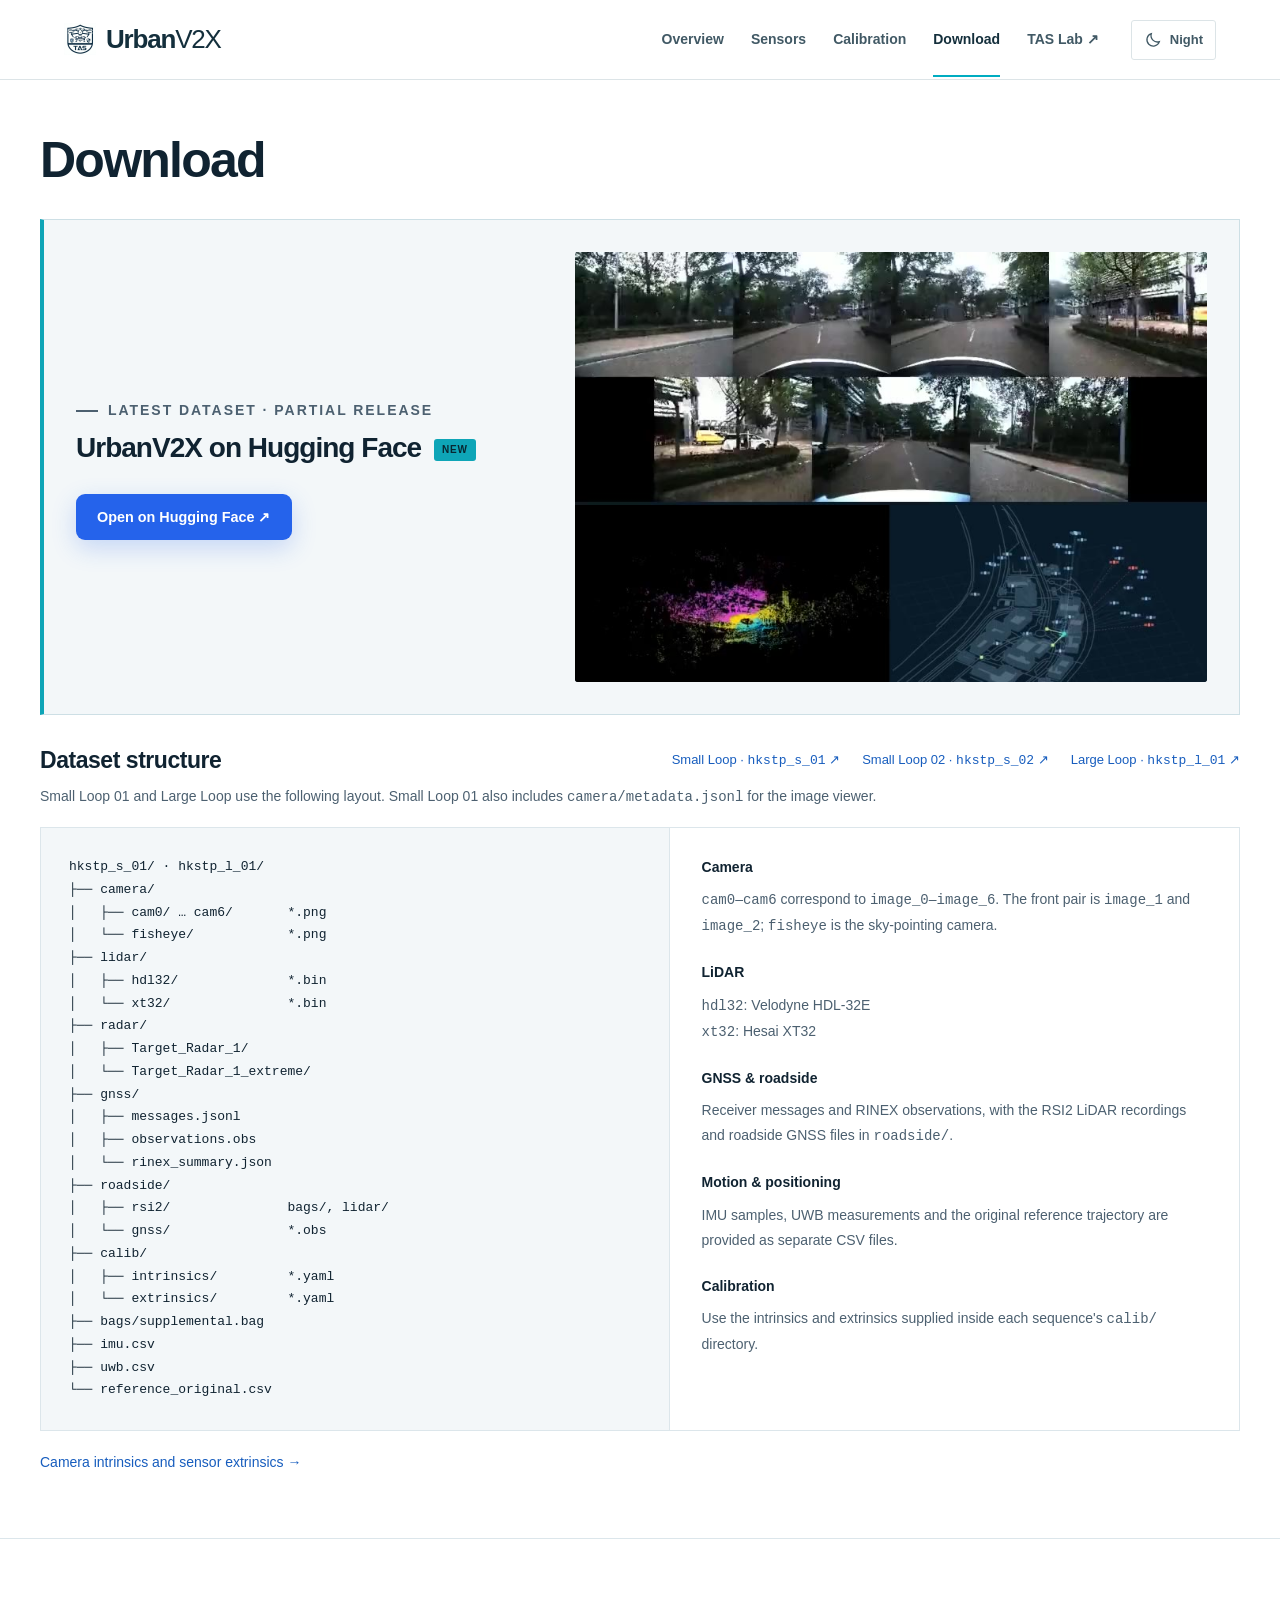
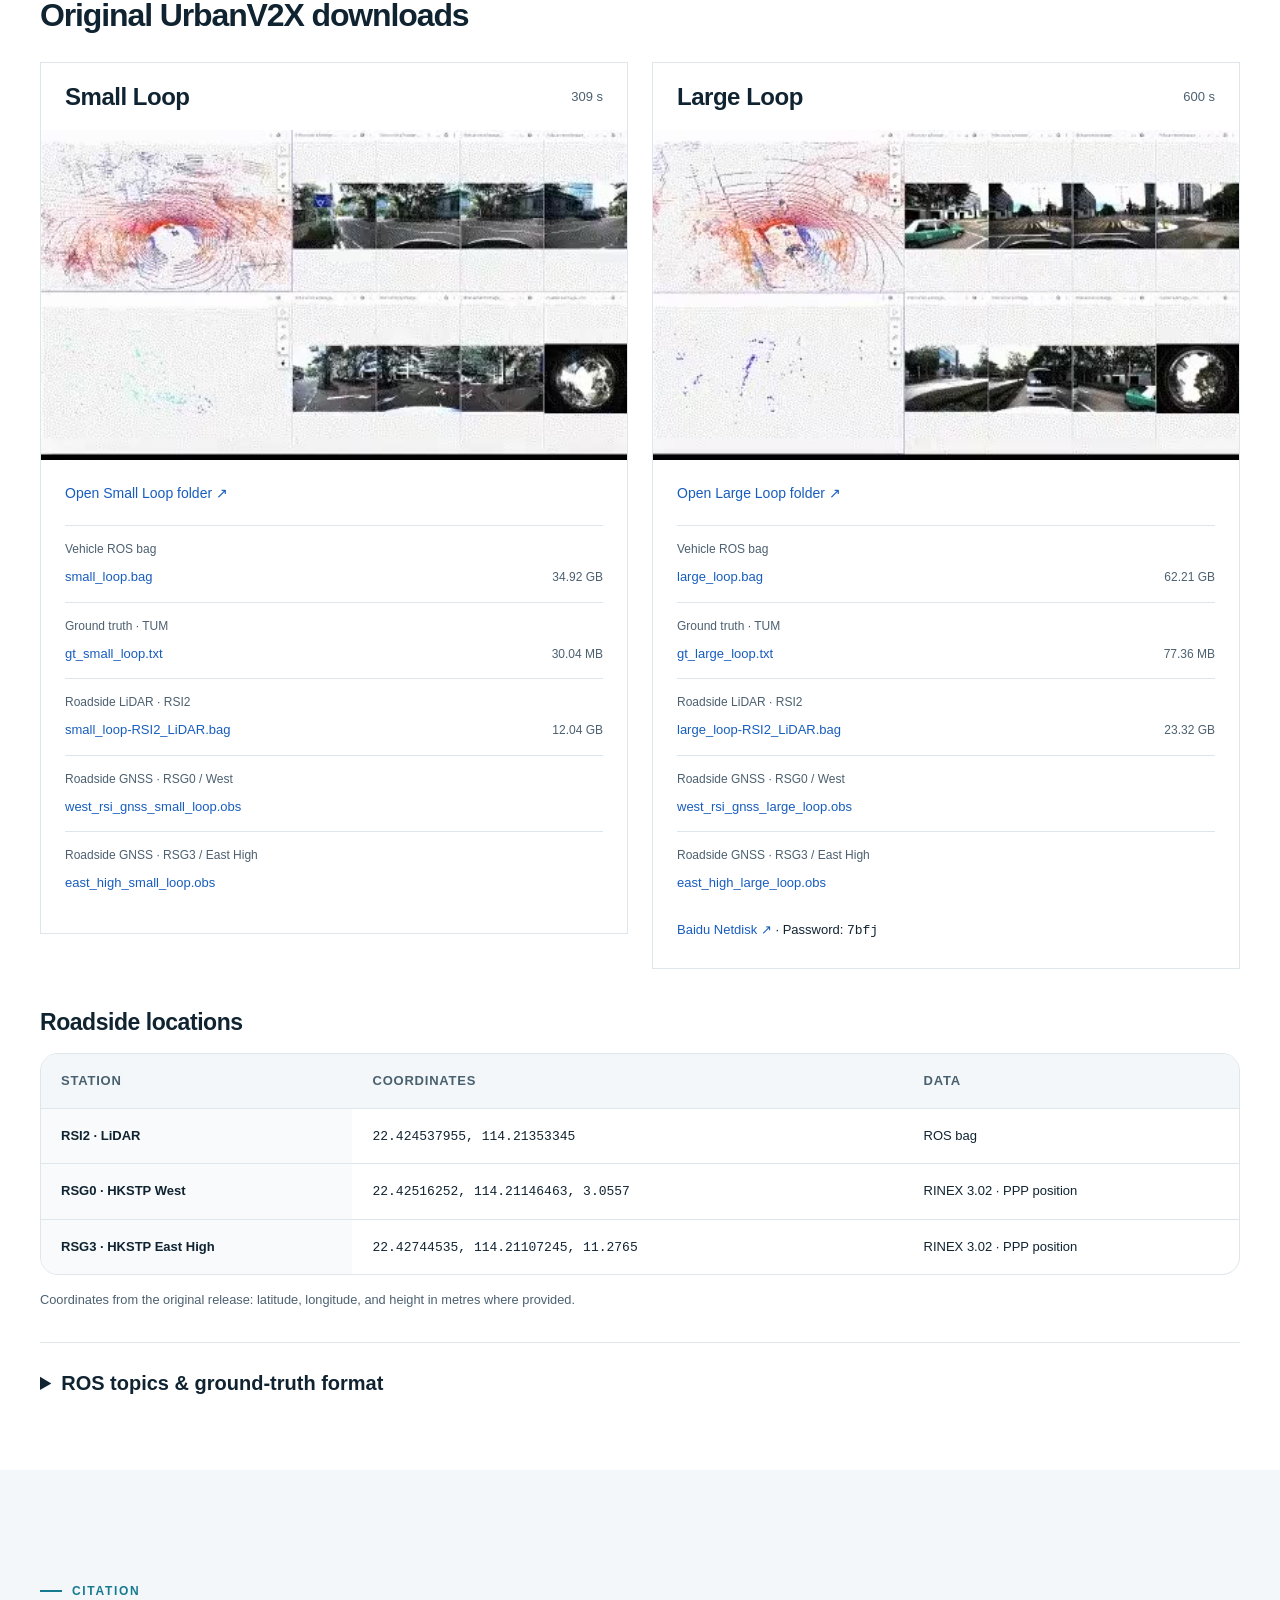
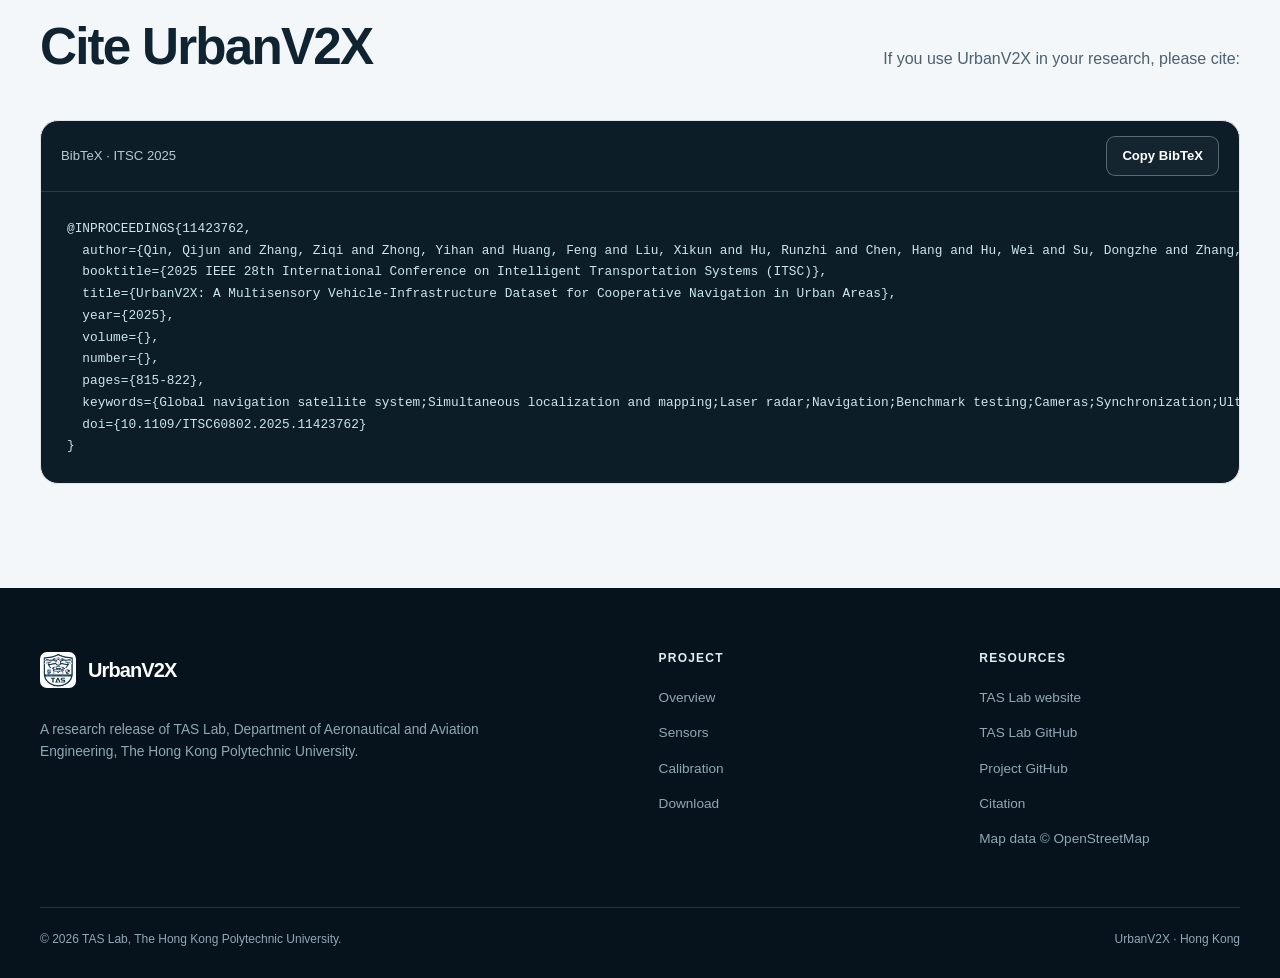
<file: download/index.html>
<!DOCTYPE html>
<html lang="en">
<head>
  <meta charset="utf-8">
  <meta name="viewport" content="width=device-width, initial-scale=1">
  <meta name="theme-color" content="#071824">
  <title>Download | UrbanV2X</title>
  <meta name="description" content="Download UrbanV2X from Hugging Face, browse its directory structure, and access the original Small Loop and Large Loop recordings.">
  <meta property="og:type" content="website">
  <meta property="og:title" content="Download | UrbanV2X">
  <meta property="og:description" content="Access UrbanV2X release resources and the original UrbanV2X dataset downloads.">
  <meta property="og:image" content="../assets/img/real-satellite-hkstp.jpg">
  <link rel="canonical" href="https://polyu-taslab.github.io/UrbanV2X/download/">
  <link rel="icon" href="../assets/img/taslab-icon.jpg">
  <link rel="stylesheet" href="../assets/css/main.css">
  <link rel="stylesheet" href="../assets/css/download.css?v=20261111-multimodal">
  <script data-theme-init>
    (() => {
      let theme;
      try { theme = localStorage.getItem('urbanv2x-theme'); } catch (_) {}
      if (theme !== 'light' && theme !== 'dark') theme = matchMedia('(prefers-color-scheme: dark)').matches ? 'dark' : 'light';
      document.documentElement.dataset.theme = theme;
      document.documentElement.style.colorScheme = theme;
      document.querySelector('meta[name="theme-color"]')?.setAttribute('content', theme === 'dark' ? '#0b1822' : '#ffffff');
    })();
  </script>
  <link rel="stylesheet" href="../assets/css/navigation.css?v=20261111-theme">
  <link rel="stylesheet" href="../assets/css/theme.css?v=20261111-theme">
</head>
<body>
  <a class="skip-link" href="#main-content">Skip to content</a>
  <header class="site-navigation">
    <div class="site-navigation-inner">
      <a class="site-navigation-brand" href="../index.html" aria-label="UrbanV2X home"><img src="../assets/img/taslab-icon.jpg" alt="TAS Lab"><span>Urban<span>V2X</span></span></a>
      <nav class="site-navigation-links" id="site-navigation-menu" data-nav-menu aria-label="Main navigation">
        <a href="../index.html">Overview</a>
        <a href="../sensors/">Sensors</a>
        <a href="../calibration/">Calibration</a>
        <a href="../download/" aria-current="page">Download</a>
        <a href="https://polyu-taslab.github.io/" target="_blank" rel="noopener noreferrer">TAS Lab ↗</a>
      </nav>
      <button class="site-theme-toggle" type="button" data-theme-toggle aria-label="Switch to night mode" aria-pressed="false" title="Switch to night mode">
        <svg class="theme-moon" width="18" height="18" viewBox="0 0 24 24" fill="none" stroke="currentColor" stroke-width="1.7" aria-hidden="true"><path d="M20.5 14.2A8.5 8.5 0 0 1 9.8 3.5a8.5 8.5 0 1 0 10.7 10.7Z"/></svg>
        <svg class="theme-sun" width="18" height="18" viewBox="0 0 24 24" fill="none" stroke="currentColor" stroke-width="1.7" stroke-linecap="round" aria-hidden="true"><circle cx="12" cy="12" r="4"/><path d="M12 2v2m0 16v2M2 12h2m16 0h2M4.9 4.9l1.4 1.4m11.4 11.4 1.4 1.4m0-14.2-1.4 1.4M6.3 17.7l-1.4 1.4"/></svg>
        <span data-theme-label>Night</span>
      </button>
      <button class="site-navigation-toggle" type="button" data-nav-toggle aria-label="Toggle navigation" aria-expanded="false" aria-controls="site-navigation-menu"><span aria-hidden="true"></span></button>
    </div>
  </header>

  <main id="main-content">
    <section class="download-intro" aria-labelledby="page-title"><div class="container">
      <h1 id="page-title">Download</h1>
      <div class="latest-release" id="latest-release">
        <div class="release-copy">
          <p class="eyebrow">Latest dataset · Partial release</p>
          <h2>UrbanV2X on Hugging Face <span class="release-new">NEW</span></h2>
          <a class="button button-primary" href="https://huggingface.co/datasets/polyutaslab/UrbanV2X" target="_blank" rel="noopener noreferrer">Open on Hugging Face ↗</a>
        </div>
        <figure class="release-preview">
          <video data-download-preview muted loop playsinline preload="none" poster="../assets/previews/huggingface-multimodal.jpg" data-src="../assets/previews/huggingface-multimodal.mp4" width="800" height="544" aria-label="Combined preview of seven cameras, multi-LiDAR fusion, satellite observations, UWB ranges and ground truth"></video>
        </figure>
      </div>

      <div class="release-structure" aria-labelledby="structure-title">
        <div class="structure-heading"><h3 id="structure-title">Dataset structure</h3><div class="sequence-links"><a href="https://huggingface.co/datasets/polyutaslab/UrbanV2X/tree/main/hkstp_s_01" target="_blank" rel="noopener noreferrer">Small Loop · <code>hkstp_s_01</code> ↗</a> <a href="https://huggingface.co/datasets/polyutaslab/UrbanV2X/tree/main/hkstp_s_02" target="_blank" rel="noopener noreferrer">Small Loop 02 · <code>hkstp_s_02</code> ↗</a> <a href="https://huggingface.co/datasets/polyutaslab/UrbanV2X/tree/main/hkstp_l_01" target="_blank" rel="noopener noreferrer">Large Loop · <code>hkstp_l_01</code> ↗</a></div></div>
        <p class="structure-note">Small Loop 01 and Large Loop use the following layout. Small Loop 01 also includes <code>camera/metadata.jsonl</code> for the image viewer.</p>
        <div class="structure-grid"><pre class="directory-tree" aria-label="Hugging Face sequence directory structure"><code>hkstp_s_01/ · hkstp_l_01/
├── camera/
│   ├── cam0/ … cam6/       *.png
│   └── fisheye/            *.png
├── lidar/
│   ├── hdl32/              *.bin
│   └── xt32/               *.bin
├── radar/
│   ├── Target_Radar_1/
│   └── Target_Radar_1_extreme/
├── gnss/
│   ├── messages.jsonl
│   ├── observations.obs
│   └── rinex_summary.json
├── roadside/
│   ├── rsi2/               bags/, lidar/
│   └── gnss/               *.obs
├── calib/
│   ├── intrinsics/         *.yaml
│   └── extrinsics/         *.yaml
├── bags/supplemental.bag
├── imu.csv
├── uwb.csv
└── reference_original.csv</code></pre>
        <dl class="structure-key">
          <dt>Camera</dt><dd><code>cam0</code>–<code>cam6</code> correspond to <code>image_0</code>–<code>image_6</code>. The front pair is <code>image_1</code> and <code>image_2</code>; <code>fisheye</code> is the sky-pointing camera.</dd>
          <dt>LiDAR</dt><dd><code>hdl32</code>: Velodyne HDL-32E<br><code>xt32</code>: Hesai XT32</dd>
          <dt>GNSS &amp; roadside</dt><dd>Receiver messages and RINEX observations, with the RSI2 LiDAR recordings and roadside GNSS files in <code>roadside/</code>.</dd>
          <dt>Motion &amp; positioning</dt><dd>IMU samples, UWB measurements and the original reference trajectory are provided as separate CSV files.</dd>
          <dt>Calibration</dt><dd>Use the intrinsics and extrinsics supplied inside each sequence's <code>calib/</code> directory.</dd>
        </dl></div>
      </div>
      <p class="download-calibration"><a href="../calibration/#parameters">Camera intrinsics and sensor extrinsics <span aria-hidden="true">→</span></a></p>
    </div></section>
    <section class="download-previous" id="earlier-release" aria-labelledby="earlier-title"><div class="container">
      <h2 id="earlier-title">Original UrbanV2X downloads</h2>
<div class="grid-2 sequence-grid">
<article class="sequence-card">
  <div class="sequence-title"><h3>Small Loop</h3><span>309 s</span></div>
  <video data-download-preview data-src="../assets/previews/small-loop-loop.mp4" poster="../assets/previews/small-loop.jpg" muted loop playsinline preload="none" aria-label="Original Small Loop sequence preview"></video>
  <div class="sequence-files"><p class="folder-link"><a href="https://www.dropbox.com/scl/fo/qqpa51htlyat43hdj0tv8/AEmZUkgUK-A4VjaatAHl1Aw?rlkey=3v44oqcbau74xhu714l6ngfcn&amp;st=w1eqmoen&amp;dl=0" target="_blank" rel="noopener noreferrer">Open Small Loop folder ↗</a></p><ul><li><span class="file-label">Vehicle ROS bag</span><div><a href="https://www.dropbox.com/scl/fi/hggqlmo8eo4fs9z3xy09x/small_loop.bag?rlkey=9fx4s8bk38kyucpizn38gn1u0&amp;st=u3icmeqy&amp;dl=0" target="_blank" rel="noopener noreferrer">small_loop.bag</a><span class="file-size">34.92 GB</span></div></li><li><span class="file-label">Ground truth · TUM</span><div><a href="https://www.dropbox.com/scl/fi/rnpwjmq1a15oly8pbekge/gt_small_loop.txt?rlkey=ux3ja0noo5q78bdq0nexwil74&amp;st=kfwwkq9a&amp;dl=0" target="_blank" rel="noopener noreferrer">gt_small_loop.txt</a><span class="file-size">30.04 MB</span></div></li><li><span class="file-label">Roadside LiDAR · RSI2</span><div><a href="https://www.dropbox.com/scl/fi/h22xy3slvmj4ojfp9ge6x/small_loop-RSI2_LiDAR.bag?rlkey=vede9n7n6z1vrsyog3gwacgvj&amp;st=wy1tcx4k&amp;dl=0" target="_blank" rel="noopener noreferrer">small_loop-RSI2_LiDAR.bag</a><span class="file-size">12.04 GB</span></div></li><li><span class="file-label">Roadside GNSS · RSG0 / West</span><div><a href="https://www.dropbox.com/scl/fi/yktrc7rggslg76f9rvt0g/west_rsi_gnss_small_loop.obs?rlkey=pqs4fjmsta8oorj91my5ovbom&amp;st=7ji3hmd2&amp;dl=0" target="_blank" rel="noopener noreferrer">west_rsi_gnss_small_loop.obs</a></div></li><li><span class="file-label">Roadside GNSS · RSG3 / East High</span><div><a href="https://www.dropbox.com/scl/fi/frq5j1c61b0bzl1b2pixu/east_high_small_loop.obs?rlkey=83tvuk7ab8il53hsbqlh9sor9&amp;st=dv636ptm&amp;dl=0" target="_blank" rel="noopener noreferrer">east_high_small_loop.obs</a></div></li></ul></div>
</article>
<article class="sequence-card">
  <div class="sequence-title"><h3>Large Loop</h3><span>600 s</span></div>
  <video data-download-preview data-src="../assets/previews/large-loop-loop.mp4" poster="../assets/previews/large-loop.jpg" muted loop playsinline preload="none" aria-label="Original Large Loop sequence preview"></video>
  <div class="sequence-files"><p class="folder-link"><a href="https://www.dropbox.com/scl/fo/brl5wic82lv865rb2bhnv/ACK8BRbCDTYjRJnkolscGZM?rlkey=yt2amhwtbblgtlpzwo617lysw&amp;st=svvxvrty&amp;dl=0" target="_blank" rel="noopener noreferrer">Open Large Loop folder ↗</a></p><ul><li><span class="file-label">Vehicle ROS bag</span><div><a href="https://www.dropbox.com/scl/fi/crt2ac22o1vhhwk7h187h/large_loop.bag?rlkey=32lr5zos5fe8ejx2bsn45aqr4&amp;st=ka4vm3ph&amp;dl=0" target="_blank" rel="noopener noreferrer">large_loop.bag</a><span class="file-size">62.21 GB</span></div></li><li><span class="file-label">Ground truth · TUM</span><div><a href="https://www.dropbox.com/scl/fi/hkhiflza8ndjyr9bfgyzt/gt_large_loop.txt?rlkey=dijxeu3lnnrsaj9vz1um1881x&amp;st=i1ls39yf&amp;dl=0" target="_blank" rel="noopener noreferrer">gt_large_loop.txt</a><span class="file-size">77.36 MB</span></div></li><li><span class="file-label">Roadside LiDAR · RSI2</span><div><a href="https://www.dropbox.com/scl/fi/sv4zlqa3cgea8zux1hnjx/large_loop-RSI2_LiDAR.bag?rlkey=hn88gm1in53izln1gk14evub4&amp;st=3g8h83q9&amp;dl=0" target="_blank" rel="noopener noreferrer">large_loop-RSI2_LiDAR.bag</a><span class="file-size">23.32 GB</span></div></li><li><span class="file-label">Roadside GNSS · RSG0 / West</span><div><a href="https://www.dropbox.com/scl/fi/6tao8jde71m4ykzghkbv3/west_rsi_gnss_large_loop.obs?rlkey=9io7e0aho2ww3mouv4g5j8ahh&amp;st=1tgn1tjr&amp;dl=0" target="_blank" rel="noopener noreferrer">west_rsi_gnss_large_loop.obs</a></div></li><li><span class="file-label">Roadside GNSS · RSG3 / East High</span><div><a href="https://www.dropbox.com/scl/fi/3pcec5n55joyn5fd767s0/east_high_large_loop.obs?rlkey=k29w96d43o55wdplkghndrymv&amp;st=98o52s6d&amp;dl=0" target="_blank" rel="noopener noreferrer">east_high_large_loop.obs</a></div></li></ul><p class="mirror-link"><a href="https://pan.baidu.com/s/1QCTQaGTv6CENsKLITDrIhQ?pwd=7bfj" target="_blank" rel="noopener noreferrer">Baidu Netdisk ↗</a> · Password: <code>7bfj</code></p></div>
</article>
</div>
      <div class="roadside-locations"><h3>Roadside locations</h3><div class="table-wrap"><table><thead><tr><th scope="col">Station</th><th scope="col">Coordinates</th><th scope="col">Data</th></tr></thead><tbody>
        <tr><th scope="row">RSI2 · LiDAR</th><td><code>22.424537955, 114.21353345</code></td><td>ROS bag</td></tr>
        <tr><th scope="row">RSG0 · HKSTP West</th><td><code>22.42516252, 114.21146463, 3.0557</code></td><td>RINEX 3.02 · PPP position</td></tr>
        <tr><th scope="row">RSG3 · HKSTP East High</th><td><code>22.42744535, 114.21107245, 11.2765</code></td><td>RINEX 3.02 · PPP position</td></tr>
      </tbody></table></div><p class="table-note">Coordinates from the original release: latitude, longitude, and height in metres where provided.</p></div>
<details class="recording-format"><summary>ROS topics &amp; ground-truth format</summary><div class="table-wrap"><table><thead><tr><th scope="col">Topic</th><th scope="col">Message type</th><th scope="col">Sensor / output</th></tr></thead><tbody><tr><th scope="row"><code>/Target_Radar_1</code></th><td><code>sensor_msgs/PointCloud2</code></td><td>GPAL-Ares-R7861 4D radar point clouds</td></tr><tr><th scope="row"><code>/Target_Radar_1_extreme</code></th><td><code>sensor_msgs/PointCloud2</code></td><td>GPAL-Ares-R7861 extreme-mode point clouds</td></tr><tr><th scope="row"><code>/camera/image_color/compressed</code></th><td><code>sensor_msgs/CompressedImage</code></td><td>Sky-pointing camera</td></tr><tr><th scope="row"><code>/hikcamera/image_0/compressed</code></th><td><code>sensor_msgs/CompressedImage</code></td><td>Right-back</td></tr><tr><th scope="row"><code>/hikcamera/image_1/compressed</code></th><td><code>sensor_msgs/CompressedImage</code></td><td>Front-right</td></tr><tr><th scope="row"><code>/hikcamera/image_2/compressed</code></th><td><code>sensor_msgs/CompressedImage</code></td><td>Front-left</td></tr><tr><th scope="row"><code>/hikcamera/image_3/compressed</code></th><td><code>sensor_msgs/CompressedImage</code></td><td>Left-front</td></tr><tr><th scope="row"><code>/hikcamera/image_4/compressed</code></th><td><code>sensor_msgs/CompressedImage</code></td><td>Right-front</td></tr><tr><th scope="row"><code>/hikcamera/image_5/compressed</code></th><td><code>sensor_msgs/CompressedImage</code></td><td>Left-back</td></tr><tr><th scope="row"><code>/hikcamera/image_6/compressed</code></th><td><code>sensor_msgs/CompressedImage</code></td><td>Rear</td></tr><tr><th scope="row"><code>/imu/data</code></th><td><code>sensor_msgs/Imu</code></td><td>Xsens MTi-30 IMU</td></tr><tr><th scope="row"><code>/lidar_points</code></th><td><code>sensor_msgs/PointCloud2</code></td><td>Hesai XT32 · front</td></tr><tr><th scope="row"><code>/velodyne_points</code></th><td><code>sensor_msgs/PointCloud2</code></td><td>Velodyne HDL-32E · roof</td></tr><tr><th scope="row"><code>/nlink_linktrack_nodeframe3</code></th><td><code>nlink_parser/LinktrackNodeframe3</code></td><td>Nooploop P-B UWB measurements</td></tr><tr><th scope="row"><code>/ublox_driver/ephem</code></th><td><code>gnss_comm/GnssEphemMsg</code></td><td>Broadcast ephemerides</td></tr><tr><th scope="row"><code>/ublox_driver/glo_ephem</code></th><td><code>gnss_comm/GnssGloEphemMsg</code></td><td>GLONASS ephemerides</td></tr><tr><th scope="row"><code>/ublox_driver/iono_params</code></th><td><code>gnss_comm/StampedFloat64Array</code></td><td>Ionospheric parameters</td></tr><tr><th scope="row"><code>/ublox_driver/range_meas</code></th><td><code>gnss_comm/GnssMeasMsg</code></td><td>Raw GNSS observations</td></tr><tr><th scope="row"><code>/ublox_driver/receiver_lla</code></th><td><code>sensor_msgs/NavSatFix</code></td><td>Receiver latitude, longitude and altitude</td></tr><tr><th scope="row"><code>/ublox_driver/receiver_pvt</code></th><td><code>gnss_comm/GnssPVTSolnMsg</code></td><td>Receiver position, velocity and time</td></tr></tbody></table></div><p>Ground-truth text files use the TUM pose format: <code>timestamp tx ty tz qx qy qz qw</code>.</p></details>
    </div></section>
    <section aria-labelledby="citation-title" class="section section-surface" id="citation">
<div class="container">
<div class="section-header"><div><span class="eyebrow">Citation</span><h2 id="citation-title">Cite UrbanV2X</h2></div><p>If you use UrbanV2X in your research, please cite:</p></div>
<div class="citation-box">
<div class="citation-head"><span>BibTeX · ITSC 2025</span><button class="button button-ghost-light button-small copy-button" data-copy-target="bibtex-download" type="button">Copy BibTeX</button></div>
<pre id="bibtex-download">@INPROCEEDINGS{11423762,
  author={Qin, Qijun and Zhang, Ziqi and Zhong, Yihan and Huang, Feng and Liu, Xikun and Hu, Runzhi and Chen, Hang and Hu, Wei and Su, Dongzhe and Zhang, Jun and Ng, Hoi-Fung and Wen, Weisong},
  booktitle={2025 IEEE 28th International Conference on Intelligent Transportation Systems (ITSC)},
  title={UrbanV2X: A Multisensory Vehicle-Infrastructure Dataset for Cooperative Navigation in Urban Areas},
  year={2025},
  volume={},
  number={},
  pages={815-822},
  keywords={Global navigation satellite system;Simultaneous localization and mapping;Laser radar;Navigation;Benchmark testing;Cameras;Synchronization;Ultra wideband radar;Autonomous vehicles;Vehicle-to-everything;Multi-sensor Fusion;Road Side;SLAM;Autonomous Driving;Dataset},
  doi={10.1109/ITSC60802.2025.11423762}
}</pre>
</div>
</div>
</section>
  </main>

  <footer class="footer">
    <div class="container footer-main">
      <div><a class="brand" href="../index.html"><img class="brand-mark" src="../assets/img/taslab-icon.jpg" width="36" height="36" loading="lazy" alt="TAS Lab"><span class="brand-name">UrbanV2X</span></a><p class="footer-about">A research release of TAS Lab, Department of Aeronautical and Aviation Engineering, The Hong Kong Polytechnic University.</p></div>
      <div><h2 class="footer-title">Project</h2><ul class="footer-links"><li><a href="../index.html">Overview</a></li><li><a href="../sensors/index.html">Sensors</a></li><li><a href="../calibration/index.html">Calibration</a></li><li><a href="index.html">Download</a></li></ul></div>
      <div><h2 class="footer-title">Resources</h2><ul class="footer-links"><li><a href="https://polyu-taslab.github.io/" target="_blank" rel="noopener noreferrer">TAS Lab website</a></li><li><a href="https://github.com/polyu-taslab" target="_blank" rel="noopener noreferrer">TAS Lab GitHub</a></li><li><a href="https://github.com/PolyU-TASLAB/UrbanV2X" target="_blank" rel="noopener noreferrer">Project GitHub</a></li><li><a href="#citation">Citation</a></li><li><a href="https://www.openstreetmap.org/copyright" target="_blank" rel="noopener noreferrer">Map data © OpenStreetMap</a></li></ul></div>
    </div>
    <div class="container footer-bottom"><div>© 2026 TAS Lab, The Hong Kong Polytechnic University.</div><span>UrbanV2X · Hong Kong</span></div>
  </footer>
  <script src="../assets/js/site.js?v=20261111-theme" defer></script>
  <script src="../assets/js/download.js?v=20261111-multimodal" defer></script>
</body>
</html>
</file>
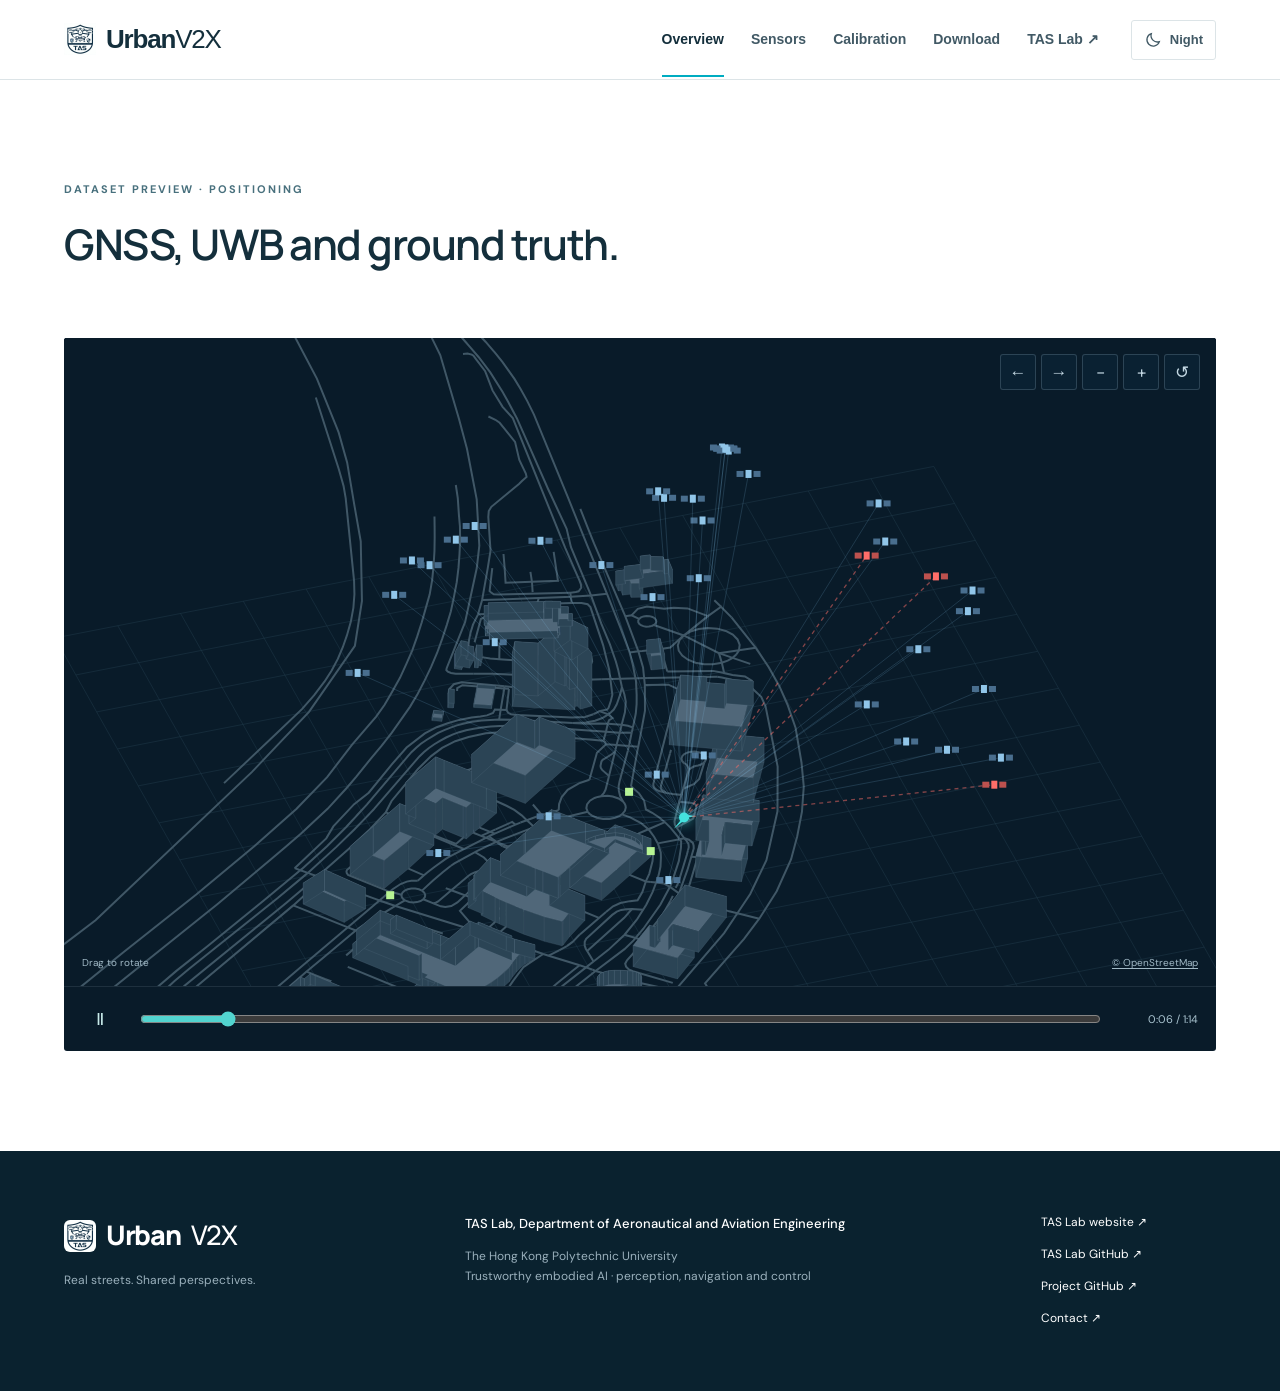
<file: positioning/index.html>
<!doctype html>
<html lang="en">
<head>
  <meta charset="utf-8">
  <meta name="viewport" content="width=device-width,initial-scale=1">
  <meta name="description" content="UrbanV2X: a vehicle–infrastructure cooperative dataset for urban navigation in Hong Kong. Synchronized sensing, reference trajectories, calibration and digital twins.">
  <meta name="theme-color" content="#102b3a">
  <meta property="og:type" content="website">
  <meta property="og:title" content="Positioning · UrbanV2X">
  <meta property="og:description" content="Seven vehicle sequences, ten roadside sequences, real multi-sensor recordings and research-ready urban navigation resources.">
  <meta property="og:image" content="../assets/previews/positioning-card.webp">
  <title>Positioning · UrbanV2X</title>
  <link rel="canonical" href="https://polyu-taslab.github.io/UrbanV2X/positioning/">
  <link rel="icon" href="../assets/img/taslab-icon.jpg">
  <link rel="stylesheet" href="../assets/css/urbanv2x.css">
  <script defer src="../assets/js/urbanv2x.js"></script>
  <script defer src="../assets/js/positioning.js"></script>
  <link rel="stylesheet" href="../assets/css/positioning.css">
  <script data-theme-init>
    (() => {
      let theme;
      try { theme = localStorage.getItem('urbanv2x-theme'); } catch (_) {}
      if (theme !== 'light' && theme !== 'dark') theme = matchMedia('(prefers-color-scheme: dark)').matches ? 'dark' : 'light';
      document.documentElement.dataset.theme = theme;
      document.documentElement.style.colorScheme = theme;
      document.querySelector('meta[name="theme-color"]')?.setAttribute('content', theme === 'dark' ? '#0b1822' : '#ffffff');
    })();
  </script>
  <link rel="stylesheet" href="../assets/css/navigation.css?v=20261111-theme">
  <link rel="stylesheet" href="../assets/css/theme.css?v=20261111-theme">
</head>
<body>
  <a class="skip" href="#main">Skip to content</a>
  <header class="site-navigation">
    <div class="site-navigation-inner">
      <a class="site-navigation-brand" href="../index.html" aria-label="UrbanV2X home"><img src="../assets/img/taslab-icon.jpg" alt="TAS Lab"><span>Urban<span>V2X</span></span></a>
      <nav class="site-navigation-links" id="site-navigation-menu" data-nav-menu aria-label="Main navigation">
        <a href="../index.html" aria-current="page">Overview</a>
        <a href="../sensors/">Sensors</a>
        <a href="../calibration/">Calibration</a>
        <a href="../download/">Download</a>
        <a href="https://polyu-taslab.github.io/" target="_blank" rel="noopener noreferrer">TAS Lab ↗</a>
      </nav>
      <button class="site-theme-toggle" type="button" data-theme-toggle aria-label="Switch to night mode" aria-pressed="false" title="Switch to night mode">
        <svg class="theme-moon" width="18" height="18" viewBox="0 0 24 24" fill="none" stroke="currentColor" stroke-width="1.7" aria-hidden="true"><path d="M20.5 14.2A8.5 8.5 0 0 1 9.8 3.5a8.5 8.5 0 1 0 10.7 10.7Z"/></svg>
        <svg class="theme-sun" width="18" height="18" viewBox="0 0 24 24" fill="none" stroke="currentColor" stroke-width="1.7" stroke-linecap="round" aria-hidden="true"><circle cx="12" cy="12" r="4"/><path d="M12 2v2m0 16v2M2 12h2m16 0h2M4.9 4.9l1.4 1.4m11.4 11.4 1.4 1.4m0-14.2-1.4 1.4M6.3 17.7l-1.4 1.4"/></svg>
        <span data-theme-label>Night</span>
      </button>
      <button class="site-navigation-toggle" type="button" data-nav-toggle aria-label="Toggle navigation" aria-expanded="false" aria-controls="site-navigation-menu"><span aria-hidden="true"></span></button>
    </div>
  </header>

<main id="main"><section class="wrap section"><div class="section-head"><div><p class="eyebrow">DATASET PREVIEW · POSITIONING</p><h1 class="positioning-title">GNSS, UWB and ground truth.</h1></div></div><div class="positioning-demo" data-positioning-demo>
  <div class="positioning-viewport">
    <canvas id="positioning-canvas" tabindex="0" aria-label="Interactive 3D city with automatically playing vehicle trajectory, satellite observations and UWB. Drag or use arrow keys to rotate."></canvas>
    <p id="scene-status" role="status">Loading scene…</p>
    <div class="positioning-view-tools" role="group" aria-label="Scene viewpoint">
      <button type="button" id="scene-left" aria-label="Rotate left" title="Rotate left">←</button>
      <button type="button" id="scene-right" aria-label="Rotate right" title="Rotate right">→</button>
      <button type="button" id="scene-zoom-out" aria-label="Zoom out" title="Zoom out">−</button>
      <button type="button" id="scene-zoom-in" aria-label="Zoom in" title="Zoom in">+</button>
      <button type="button" id="scene-reset" aria-label="Reset viewpoint" title="Reset view">↺</button>
    </div>
    <span class="positioning-hint">Drag to rotate</span>
    <a class="positioning-credit" href="https://www.openstreetmap.org/copyright" target="_blank" rel="noopener noreferrer">© OpenStreetMap</a>
  </div>
  <div class="positioning-playback">
    <button type="button" id="scene-play" aria-label="Pause trajectory" title="Pause trajectory">Ⅱ</button>
    <input id="timeline" type="range" min="225" max="299" value="225" step="0.1" aria-label="Trajectory playback position" disabled>
    <output id="scene-time" for="timeline">0:00 / 1:14</output>
  </div>
</div></section></main>  <footer>
    <div><a class="brand" href="../index.html"><img class="brand-icon" src="../assets/img/taslab-icon.jpg" alt="TAS Lab">Urban<span>V2X</span></a><p>Real streets. Shared perspectives.</p></div>
    <div><strong>TAS Lab, Department of Aeronautical and Aviation Engineering</strong><p>The Hong Kong Polytechnic University<br>Trustworthy embodied AI · perception, navigation and control</p></div>
    <div><a href="https://polyu-taslab.github.io/" target="_blank" rel="noopener noreferrer">TAS Lab website ↗</a><a href="https://github.com/polyu-taslab" target="_blank" rel="noopener noreferrer">TAS Lab GitHub ↗</a><a href="https://github.com/PolyU-TASLAB/UrbanV2X" target="_blank" rel="noopener noreferrer">Project GitHub ↗</a><a href="mailto:darren.huang@polyu.edu.hk">Contact ↗</a></div>
  </footer>
  <script src="../assets/js/site.js?v=20261111-theme" defer></script>
</body>
</html>
</file>
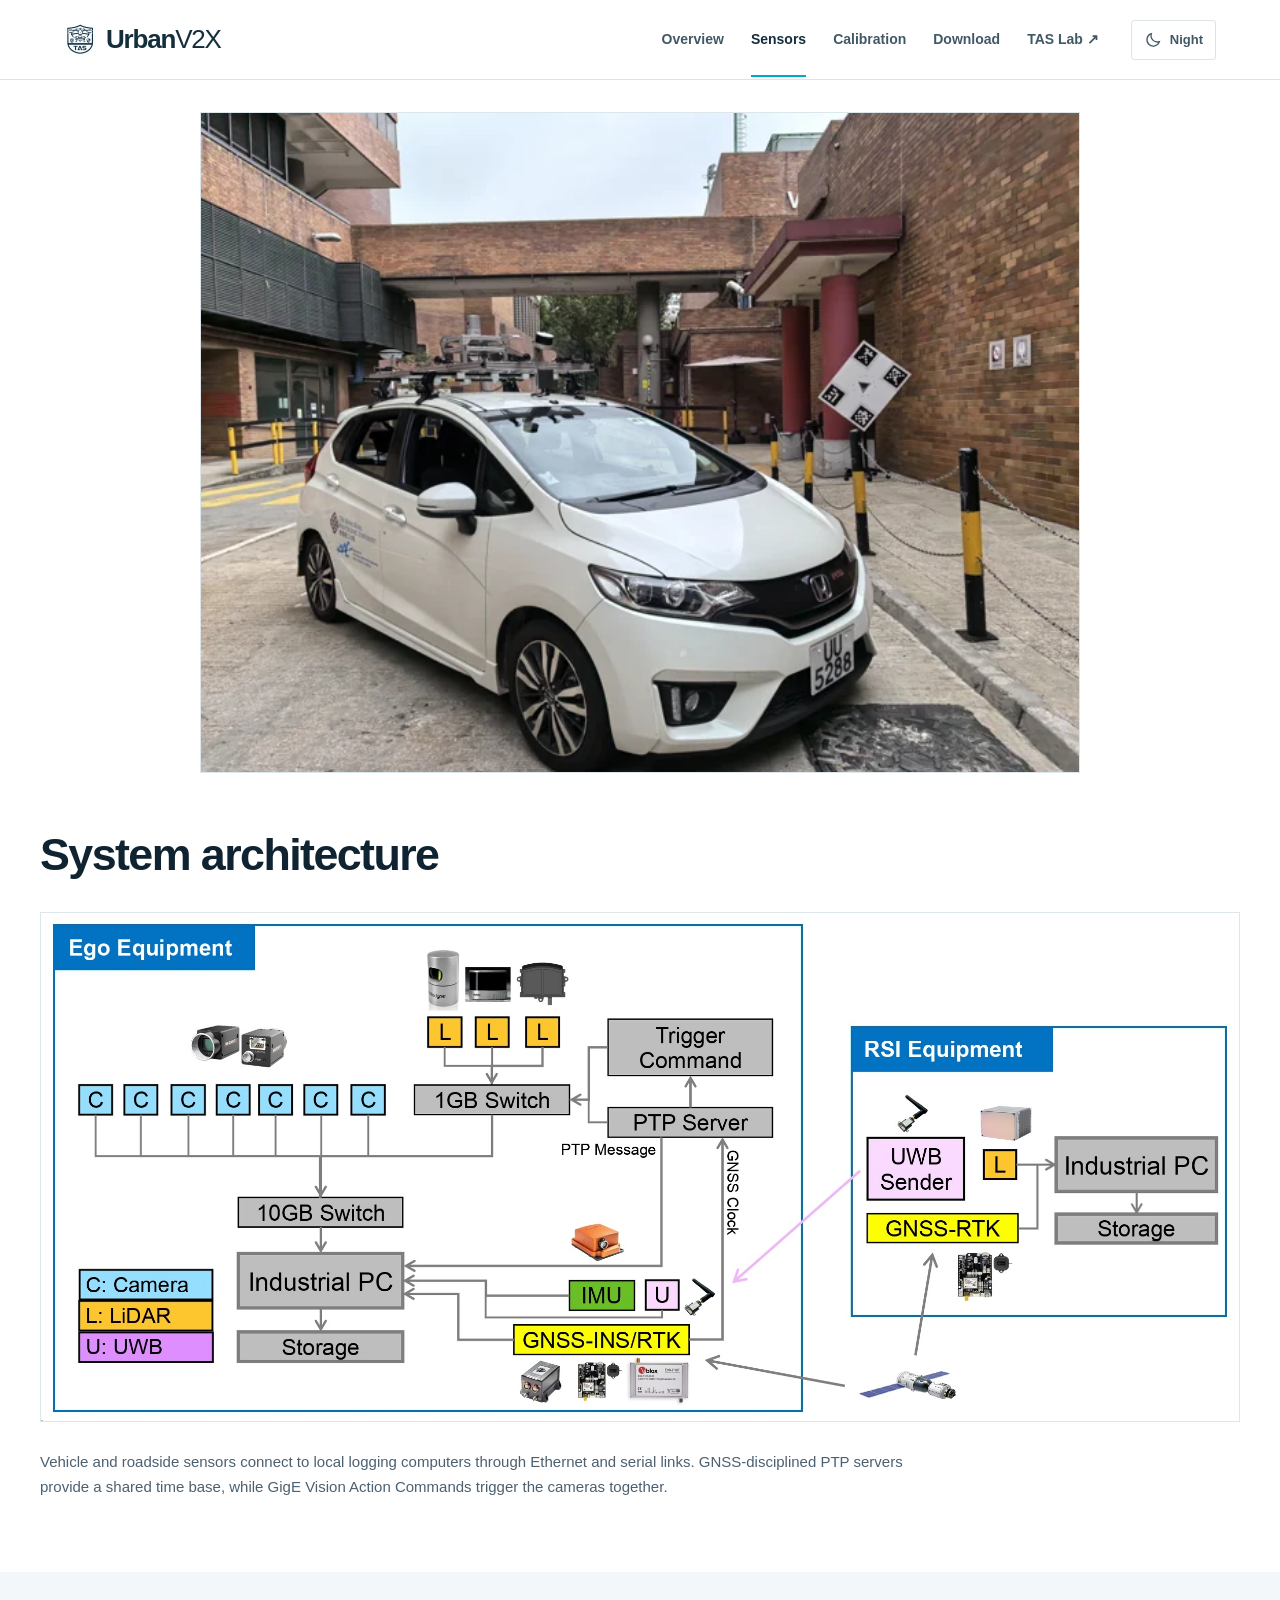
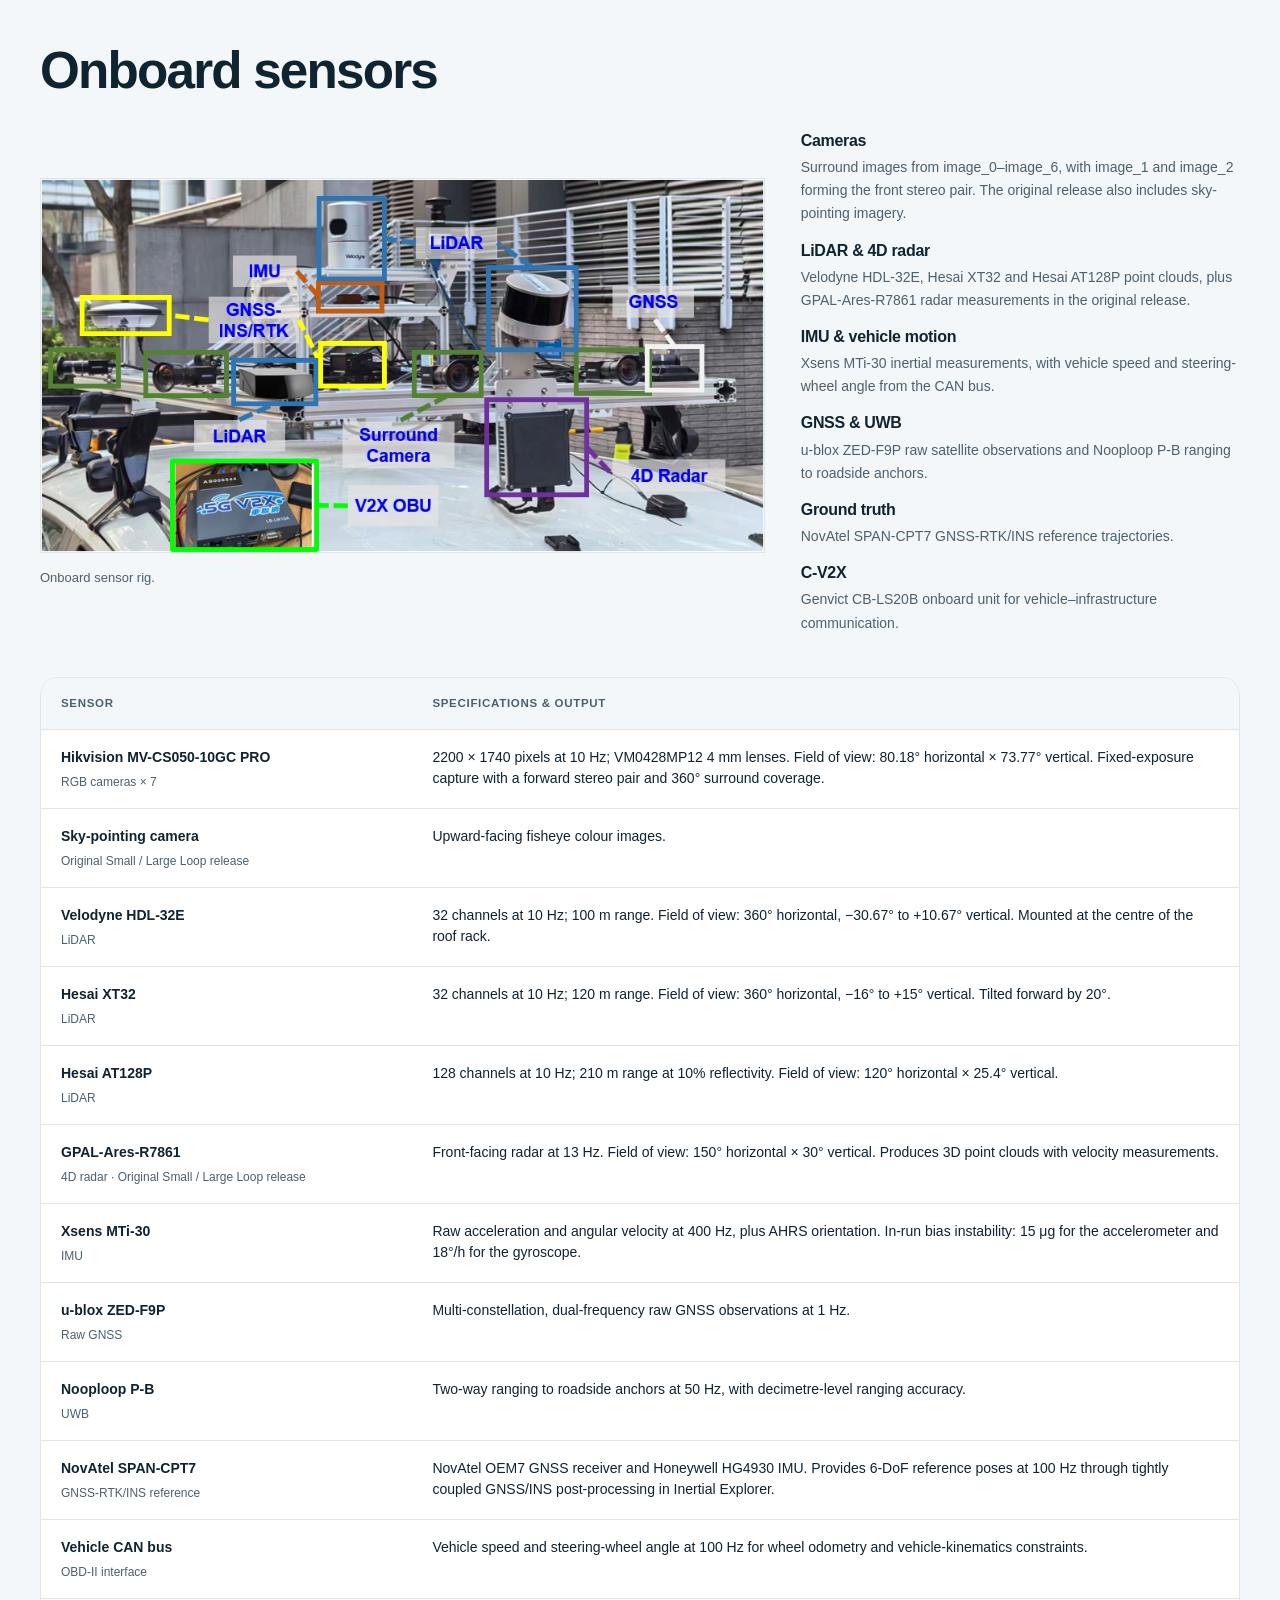
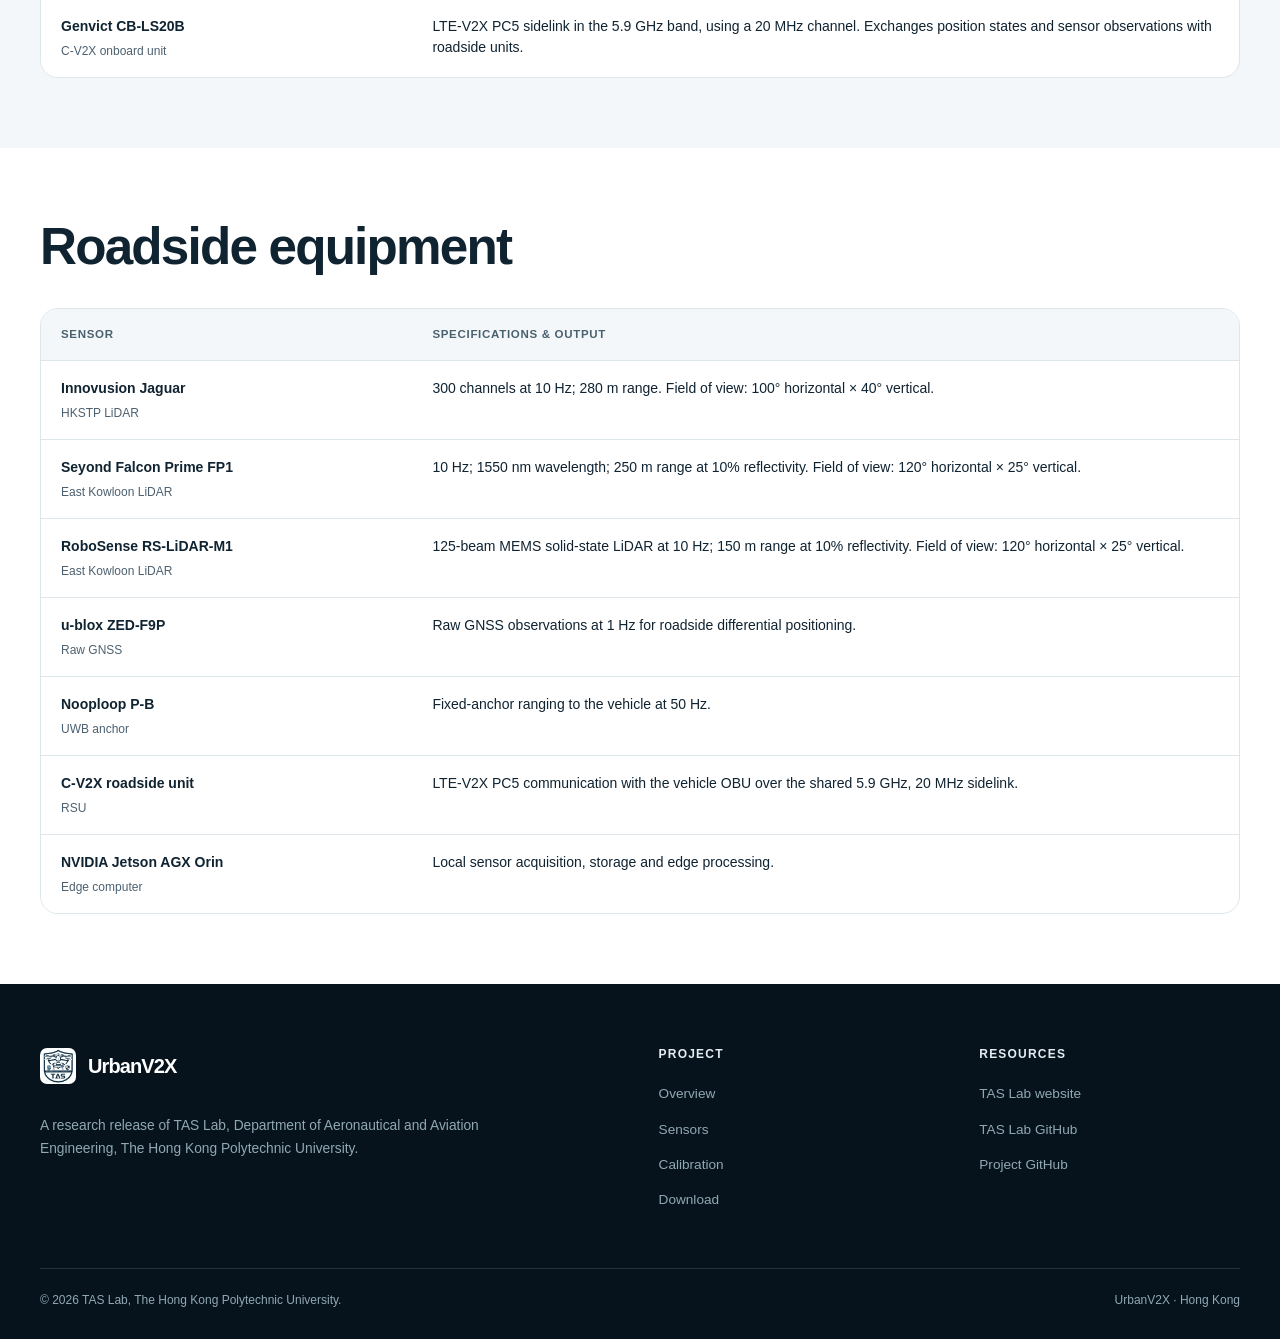
<file: sensors/index.html>
<!DOCTYPE html>
<html lang="en">
<head>
  <meta charset="utf-8">
  <meta name="viewport" content="width=device-width, initial-scale=1">
  <meta name="theme-color" content="#071824">
  <title>Sensors | UrbanV2X</title>
  <meta name="description" content="UrbanV2X system architecture, onboard sensors and roadside equipment specifications.">
  <meta property="og:type" content="website">
  <meta property="og:title" content="Sensors | UrbanV2X">
  <meta property="og:description" content="Complementary vehicle and infrastructure sensing with a shared GPS-referenced time base.">
  <meta property="og:image" content="../assets/img/calibration.png">
  <link rel="canonical" href="https://polyu-taslab.github.io/UrbanV2X/sensors/">
  <link rel="icon" href="../assets/img/taslab-icon.jpg">
  <link rel="stylesheet" href="../assets/css/main.css">
  <link rel="stylesheet" href="../assets/css/sensors.css">
  <script data-theme-init>
    (() => {
      let theme;
      try { theme = localStorage.getItem('urbanv2x-theme'); } catch (_) {}
      if (theme !== 'light' && theme !== 'dark') theme = matchMedia('(prefers-color-scheme: dark)').matches ? 'dark' : 'light';
      document.documentElement.dataset.theme = theme;
      document.documentElement.style.colorScheme = theme;
      document.querySelector('meta[name="theme-color"]')?.setAttribute('content', theme === 'dark' ? '#0b1822' : '#ffffff');
    })();
  </script>
  <link rel="stylesheet" href="../assets/css/navigation.css?v=20261111-theme">
  <link rel="stylesheet" href="../assets/css/theme.css?v=20261111-theme">
</head>
<body>
  <a class="skip-link" href="#main-content">Skip to content</a>
  <header class="site-navigation">
    <div class="site-navigation-inner">
      <a class="site-navigation-brand" href="../index.html" aria-label="UrbanV2X home"><img src="../assets/img/taslab-icon.jpg" alt="TAS Lab"><span>Urban<span>V2X</span></span></a>
      <nav class="site-navigation-links" id="site-navigation-menu" data-nav-menu aria-label="Main navigation">
        <a href="../index.html">Overview</a>
        <a href="../sensors/" aria-current="page">Sensors</a>
        <a href="../calibration/">Calibration</a>
        <a href="../download/">Download</a>
        <a href="https://polyu-taslab.github.io/" target="_blank" rel="noopener noreferrer">TAS Lab ↗</a>
      </nav>
      <button class="site-theme-toggle" type="button" data-theme-toggle aria-label="Switch to night mode" aria-pressed="false" title="Switch to night mode">
        <svg class="theme-moon" width="18" height="18" viewBox="0 0 24 24" fill="none" stroke="currentColor" stroke-width="1.7" aria-hidden="true"><path d="M20.5 14.2A8.5 8.5 0 0 1 9.8 3.5a8.5 8.5 0 1 0 10.7 10.7Z"/></svg>
        <svg class="theme-sun" width="18" height="18" viewBox="0 0 24 24" fill="none" stroke="currentColor" stroke-width="1.7" stroke-linecap="round" aria-hidden="true"><circle cx="12" cy="12" r="4"/><path d="M12 2v2m0 16v2M2 12h2m16 0h2M4.9 4.9l1.4 1.4m11.4 11.4 1.4 1.4m0-14.2-1.4 1.4M6.3 17.7l-1.4 1.4"/></svg>
        <span data-theme-label>Night</span>
      </button>
      <button class="site-navigation-toggle" type="button" data-nav-toggle aria-label="Toggle navigation" aria-expanded="false" aria-controls="site-navigation-menu"><span aria-hidden="true"></span></button>
    </div>
  </header>

  <main id="main-content">
    <div class="sensor-platform container">
      <figure class="paper-figure">
        <a href="../assets/img/calibration.png" target="_blank" rel="noopener noreferrer" aria-label="View the vehicle sensor platform photograph at full size"><img src="../assets/previews/vehicle-platform-1280.webp" srcset="../assets/previews/vehicle-platform-640.webp 640w, ../assets/previews/vehicle-platform-1280.webp 1280w, ../assets/previews/vehicle-platform-1760.webp 1760w" sizes="(max-width: 920px) calc(100vw - 32px), 880px" width="4096" height="3072" fetchpriority="high" alt="UrbanV2X vehicle with roof-mounted sensors beside a calibration target"></a>
      </figure>
    </div>
    <section class="sensor-overview" id="architecture" aria-labelledby="page-title">
      <div class="container">
        <h1 id="page-title">System architecture</h1>
        <figure class="paper-figure">
          <a href="../assets/previews/sensor-architecture.jpg" target="_blank" rel="noopener noreferrer" aria-label="View the system architecture diagram at full size"><img src="../assets/previews/sensor-architecture.jpg" width="2360" height="1002" loading="lazy" alt="System architecture showing vehicle and roadside sensors, logging computers, storage, switches, camera triggering and PTP synchronization"></a>
        </figure>
        <div class="sensor-system-copy">
          <p>Vehicle and roadside sensors connect to local logging computers through Ethernet and serial links. GNSS-disciplined PTP servers provide a shared time base, while GigE Vision Action Commands trigger the cameras together.</p>
        </div>
      </div>
    </section>

    <section class="sensor-section section-surface" id="specifications" aria-labelledby="onboard-title">
      <div class="container">
        <div class="section-header"><h2 id="onboard-title">Onboard sensors</h2></div>
        <div class="sensor-layout">
          <figure class="paper-figure">
            <a href="../assets/previews/sensor-onboard.jpg" target="_blank" rel="noopener noreferrer" aria-label="View the onboard sensor photograph at full size"><img src="../assets/previews/sensor-onboard.jpg" width="897" height="463" loading="lazy" alt="Annotated photograph of the vehicle sensor rig showing cameras, LiDARs, IMU, GNSS, GNSS-INS/RTK, 4D radar and V2X OBU"></a>
            <figcaption>Onboard sensor rig.</figcaption>
          </figure>
          <div class="sensor-layout-notes">
            <div><h3>Cameras</h3><p>Surround images from image_0–image_6, with image_1 and image_2 forming the front stereo pair. The original release also includes sky-pointing imagery.</p></div>
            <div><h3>LiDAR &amp; 4D radar</h3><p>Velodyne HDL-32E, Hesai XT32 and Hesai AT128P point clouds, plus GPAL-Ares-R7861 radar measurements in the original release.</p></div>
            <div><h3>IMU &amp; vehicle motion</h3><p>Xsens MTi-30 inertial measurements, with vehicle speed and steering-wheel angle from the CAN bus.</p></div>
            <div><h3>GNSS &amp; UWB</h3><p>u-blox ZED-F9P raw satellite observations and Nooploop P-B ranging to roadside anchors.</p></div>
            <div><h3>Ground truth</h3><p>NovAtel SPAN-CPT7 GNSS-RTK/INS reference trajectories.</p></div>
            <div><h3>C-V2X</h3><p>Genvict CB-LS20B onboard unit for vehicle–infrastructure communication.</p></div>
          </div>
        </div>
        <div class="table-wrap sensor-specs">
          <table aria-label="Onboard sensor specifications">
            <thead><tr><th scope="col">Sensor</th><th scope="col">Specifications &amp; output</th></tr></thead>
            <tbody>
              <tr><th scope="row">Hikvision MV-CS050-10GC PRO<span>RGB cameras × 7</span></th><td>2200 × 1740 pixels at 10 Hz; VM0428MP12 4 mm lenses. Field of view: 80.18° horizontal × 73.77° vertical. Fixed-exposure capture with a forward stereo pair and 360° surround coverage.</td></tr>
              <tr><th scope="row">Sky-pointing camera<span>Original Small / Large Loop release</span></th><td>Upward-facing fisheye colour images.</td></tr>
              <tr><th scope="row">Velodyne HDL-32E<span>LiDAR</span></th><td>32 channels at 10 Hz; 100 m range. Field of view: 360° horizontal, −30.67° to +10.67° vertical. Mounted at the centre of the roof rack.</td></tr>
              <tr><th scope="row">Hesai XT32<span>LiDAR</span></th><td>32 channels at 10 Hz; 120 m range. Field of view: 360° horizontal, −16° to +15° vertical. Tilted forward by 20°.</td></tr>
              <tr><th scope="row">Hesai AT128P<span>LiDAR</span></th><td>128 channels at 10 Hz; 210 m range at 10% reflectivity. Field of view: 120° horizontal × 25.4° vertical.</td></tr>
              <tr><th scope="row">GPAL-Ares-R7861<span>4D radar · Original Small / Large Loop release</span></th><td>Front-facing radar at 13 Hz. Field of view: 150° horizontal × 30° vertical. Produces 3D point clouds with velocity measurements.</td></tr>
              <tr><th scope="row">Xsens MTi-30<span>IMU</span></th><td>Raw acceleration and angular velocity at 400 Hz, plus AHRS orientation. In-run bias instability: 15 μg for the accelerometer and 18°/h for the gyroscope.</td></tr>
              <tr><th scope="row">u-blox ZED-F9P<span>Raw GNSS</span></th><td>Multi-constellation, dual-frequency raw GNSS observations at 1 Hz.</td></tr>
              <tr><th scope="row">Nooploop P-B<span>UWB</span></th><td>Two-way ranging to roadside anchors at 50 Hz, with decimetre-level ranging accuracy.</td></tr>
              <tr><th scope="row">NovAtel SPAN-CPT7<span>GNSS-RTK/INS reference</span></th><td>NovAtel OEM7 GNSS receiver and Honeywell HG4930 IMU. Provides 6-DoF reference poses at 100 Hz through tightly coupled GNSS/INS post-processing in Inertial Explorer.</td></tr>
              <tr><th scope="row">Vehicle CAN bus<span>OBD-II interface</span></th><td>Vehicle speed and steering-wheel angle at 100 Hz for wheel odometry and vehicle-kinematics constraints.</td></tr>
              <tr><th scope="row">Genvict CB-LS20B<span>C-V2X onboard unit</span></th><td>LTE-V2X PC5 sidelink in the 5.9 GHz band, using a 20 MHz channel. Exchanges position states and sensor observations with roadside units.</td></tr>
            </tbody>
          </table>
        </div>
      </div>
    </section>

    <section class="sensor-section" id="roadside" aria-labelledby="roadside-title">
      <div class="container">
        <div class="section-header"><h2 id="roadside-title">Roadside equipment</h2></div>
        <div class="table-wrap sensor-specs">
          <table aria-label="Roadside equipment specifications">
            <thead><tr><th scope="col">Sensor</th><th scope="col">Specifications &amp; output</th></tr></thead>
            <tbody>
              <tr><th scope="row">Innovusion Jaguar<span>HKSTP LiDAR</span></th><td>300 channels at 10 Hz; 280 m range. Field of view: 100° horizontal × 40° vertical.</td></tr>
              <tr><th scope="row">Seyond Falcon Prime FP1<span>East Kowloon LiDAR</span></th><td>10 Hz; 1550 nm wavelength; 250 m range at 10% reflectivity. Field of view: 120° horizontal × 25° vertical.</td></tr>
              <tr><th scope="row">RoboSense RS-LiDAR-M1<span>East Kowloon LiDAR</span></th><td>125-beam MEMS solid-state LiDAR at 10 Hz; 150 m range at 10% reflectivity. Field of view: 120° horizontal × 25° vertical.</td></tr>
              <tr><th scope="row">u-blox ZED-F9P<span>Raw GNSS</span></th><td>Raw GNSS observations at 1 Hz for roadside differential positioning.</td></tr>
              <tr><th scope="row">Nooploop P-B<span>UWB anchor</span></th><td>Fixed-anchor ranging to the vehicle at 50 Hz.</td></tr>
              <tr><th scope="row">C-V2X roadside unit<span>RSU</span></th><td>LTE-V2X PC5 communication with the vehicle OBU over the shared 5.9 GHz, 20 MHz sidelink.</td></tr>
              <tr><th scope="row">NVIDIA Jetson AGX Orin<span>Edge computer</span></th><td>Local sensor acquisition, storage and edge processing.</td></tr>
            </tbody>
          </table>
        </div>
      </div>
    </section>


  </main>

  <footer class="footer">
    <div class="container footer-main">
      <div><a class="brand" href="../index.html"><img class="brand-mark" src="../assets/img/taslab-icon.jpg" width="36" height="36" loading="lazy" alt="TAS Lab"><span class="brand-name">UrbanV2X</span></a><p class="footer-about">A research release of TAS Lab, Department of Aeronautical and Aviation Engineering, The Hong Kong Polytechnic University.</p></div>
      <div><h2 class="footer-title">Project</h2><ul class="footer-links"><li><a href="../index.html">Overview</a></li><li><a href="index.html">Sensors</a></li><li><a href="../calibration/index.html">Calibration</a></li><li><a href="../download/index.html">Download</a></li></ul></div>
      <div><h2 class="footer-title">Resources</h2><ul class="footer-links"><li><a href="https://polyu-taslab.github.io/" target="_blank" rel="noopener noreferrer">TAS Lab website</a></li><li><a href="https://github.com/polyu-taslab" target="_blank" rel="noopener noreferrer">TAS Lab GitHub</a></li><li><a href="https://github.com/PolyU-TASLAB/UrbanV2X" target="_blank" rel="noopener noreferrer">Project GitHub</a></li></ul></div>
    </div>
    <div class="container footer-bottom"><div>© 2026 TAS Lab, The Hong Kong Polytechnic University.</div><span>UrbanV2X · Hong Kong</span></div>
  </footer>
  <script src="../assets/js/site.js?v=20261111-theme" defer></script>
</body>
</html>
</file>
<file: assets/css/urbanv2x.css>
@font-face {
  font-family: 'DM Sans';
  font-style: normal;
  font-weight: 400 700;
  font-display: swap;
  src: url(../fonts/dm-sans-latin.woff2) format('woff2');
  unicode-range: U+0000-00FF, U+0131, U+0152-0153, U+02BB-02BC, U+02C6, U+02DA, U+02DC, U+0304, U+0308, U+0329, U+2000-206F, U+20AC, U+2122, U+2191, U+2193, U+2212, U+2215, U+FEFF, U+FFFD;
}
@font-face {
  font-family: 'Manrope';
  font-style: normal;
  font-weight: 400 800;
  font-display: swap;
  src: url(../fonts/manrope-latin.woff2) format('woff2');
  unicode-range: U+0000-00FF, U+0131, U+0152-0153, U+02BB-02BC, U+02C6, U+02DA, U+02DC, U+0304, U+0308, U+0329, U+2000-206F, U+20AC, U+2122, U+2191, U+2193, U+2212, U+2215, U+FEFF, U+FFFD;
}
:root{--ink:#142f3c;--muted:#60717a;--cyan:#00acc1;--pale:#f0f5f5;--line:#dce4e7}*{box-sizing:border-box}html{scroll-behavior:smooth;scroll-padding-top:95px}body{margin:0;color:var(--ink);background:#fff;font-family:'DM Sans',Arial,sans-serif;line-height:1.65}a{color:inherit;text-decoration:none}a:hover{color:#008a9b}img{display:block;max-width:100%;height:auto}figure{margin:0}button{font:inherit;cursor:pointer}header{height:88px;padding:0 5%;display:flex;align-items:center;gap:42px;border-bottom:1px solid var(--line);background:#ffffffed;position:sticky;top:0;z-index:10;backdrop-filter:blur(14px)}.brand{font-family:Manrope,Arial,sans-serif;font-size:27px;font-weight:800;letter-spacing:-1.3px;white-space:nowrap}.brand span{font-weight:500}.brand sup{color:var(--cyan);font-size:24px;top:-.25em;position:relative}nav{display:flex;gap:28px;margin-left:auto;font-size:14px;font-weight:600}nav a{padding:30px 0;position:relative}nav a[aria-current=page]:after{content:'';height:3px;position:absolute;background:var(--cyan);bottom:17px;left:0;right:0}.nav-paper{font-size:13px;border:1px solid var(--line);padding:9px 16px;border-radius:3px}.menu{display:none}.wrap{max-width:1280px;width:90%;margin:auto}.hero{display:grid;grid-template-columns:48% 52%;min-height:670px}.hero-copy{padding:72px 7% 50px 10.4%}.eyebrow{font-size:11px;letter-spacing:2px;font-weight:700;margin:0 0 23px;text-transform:uppercase;color:#48707d}h1,h2,h3{font-family:Manrope,Arial,sans-serif;line-height:1.12;letter-spacing:-1.5px;font-weight:600}h1{font-size:clamp(45px,4.5vw,70px);margin:0 0 28px}h1 em{color:#009cad;font-style:normal}h2{font-size:clamp(32px,3.3vw,48px);margin:0 0 22px}h3{font-size:23px;letter-spacing:-.5px;margin:15px 0}p{color:var(--muted)}.hero-copy>p:not(.eyebrow){max-width:440px;font-size:16px}.actions{display:flex;gap:28px;align-items:center;flex-wrap:wrap;margin-top:32px}.button{display:inline-flex;justify-content:space-between;align-items:center;gap:30px;background:var(--ink);color:#fff;padding:14px 23px;font-size:14px;font-weight:600;border-radius:3px}.button:hover{background:#006f81;color:white}.text-link{font-size:14px;font-weight:700;display:inline-block;padding:10px 0;border-bottom:1px solid #b4c4c9}.hero-note{font-size:10px;color:#75868d;margin-top:55px;letter-spacing:.4px;display:flex;gap:8px;align-items:center}.dot{display:inline-block;width:6px;height:6px;border-radius:50%;background:#00a89a}.hero-visual{position:relative;overflow:hidden;background:#d4dce0}.hero-map{width:100%;height:100%;object-fit:cover;position:absolute;inset:0}.hero-visual:after{content:'';position:absolute;inset:0;background:linear-gradient(0deg,#092330d9,transparent 38%)}.image-label{position:absolute;top:24px;left:25px;right:25px;display:flex;justify-content:space-between;color:white;font-size:9px;letter-spacing:1.1px;background:#0b2637b0;padding:10px 14px;z-index:1}.map-caption{position:absolute;bottom:35px;left:35px;z-index:1;color:white;display:flex;align-items:center;gap:18px;font-size:20px}.cross{font-size:47px;color:#37d8e0;font-weight:300}.map-caption small{display:block;font-size:11px;color:#c2d5dc;margin-top:4px}.stats{display:grid;grid-template-columns:repeat(4,1fr);border-bottom:1px solid var(--line);padding:42px 0}.stats>div{padding-left:30px;border-left:1px solid var(--line)}.stats>div:first-child{padding-left:0;border:0}.stats b{font-family:Manrope,Arial,sans-serif;font-size:37px;display:block;line-height:1.2;font-weight:500;letter-spacing:-1px}.stats small{font-size:23px;color:#809199}.stats span{font-size:12px;color:var(--muted);display:block;margin-top:8px}.section{padding-top:100px;padding-bottom:100px}.section-head{display:flex;align-items:flex-end;justify-content:space-between;gap:60px;margin-bottom:42px}.section-head>p{width:42%;margin-bottom:20px}.overview{background:#f7f9f9;padding:22px}.overview img{width:100%;object-fit:contain}.overview figcaption,figcaption{font-size:11px;color:#71858e;margin-top:15px;line-height:1.4}.three-columns{display:grid;grid-template-columns:repeat(3,1fr);gap:45px;margin-top:45px}.three-columns article{border-top:1px solid var(--line);padding-top:24px}.number{font-size:12px;color:#009bad;font-weight:600}.three-columns p{font-size:14px}.tinted{background:var(--pale)}.site-grid{display:grid;grid-template-columns:1fr 1fr;gap:30px}.site-grid article{background:white}.site-grid img{width:100%;height:330px;object-fit:cover}.site-copy{padding:28px 32px}.site-copy .eyebrow{margin-bottom:12px}.site-copy p{font-size:14px}.tags{display:flex;flex-wrap:wrap;gap:8px;margin-top:24px}.tags span{font-size:10px;border:1px solid var(--line);border-radius:3px;padding:3px 9px;color:#536a73}.split{display:grid;grid-template-columns:1fr 1.1fr;align-items:center;gap:80px}.split p{font-size:15px}.split .lead,.lead{font-size:19px;line-height:1.6}.split figure{padding:10px}.film{background:#102b3a;color:#fff}.film p{color:#aabfc9}.film .eyebrow{color:#58ced6}.film video{width:100%;max-height:680px;background:#061820;display:block}.video-caption{display:flex;justify-content:space-between;font-size:12px;padding-top:17px;color:#a8bbc3}.cta{background:#e5f3f3;padding:80px 0}.cta .wrap{position:relative}.cta h2{font-size:51px}.cta .actions{position:absolute;right:0;bottom:0}footer{background:#0a222f;color:#fff;display:grid;grid-template-columns:1fr 1.5fr .5fr;gap:50px;padding:62px 5%;font-size:12px}footer p{color:#9ab0bc}footer strong{font-size:13px;font-weight:500}footer>div:last-child{display:flex;flex-direction:column;gap:12px}.page-intro{padding:75px 0 50px}.page-intro h1{max-width:900px}.page-intro .lead{max-width:720px}.table-scroll{overflow:auto}table{border-collapse:collapse;width:100%;font-size:14px;text-align:left}th{font-size:11px;text-transform:uppercase;letter-spacing:1px;color:#607983;background:#edf3f5;padding:17px 20px}td{padding:19px 20px;border-bottom:1px solid var(--line)}td:first-child{font-weight:600}.note{font-size:12px;line-height:1.7;max-width:900px}.report-grid{display:grid;grid-template-columns:repeat(4,1fr);gap:16px;margin:35px 0}.report-grid a{background:white;border:1px solid var(--line);padding:25px;display:flex;flex-direction:column;gap:10px}.report-grid span{font-size:10px;color:#008fa1;letter-spacing:1px}.report-grid small{color:#6b808a;font-size:11px}.resource-list{border-top:1px solid var(--line)}.resource-list>a{display:flex;justify-content:space-between;align-items:center;padding:22px 5px;border-bottom:1px solid var(--line)}.resource-list h3{font-size:21px;margin:0}.resource-list p{font-size:13px;margin:8px 0 0}.resource-list>a>span{font-size:27px}.resource-list>a:hover{background:#f0f6f7}.spaced{margin-top:70px}.filters{display:flex;gap:10px;flex-wrap:wrap;margin:25px 0}.filters button{border:1px solid var(--line);padding:9px 18px;background:white;border-radius:3px;font-size:12px;color:var(--ink)}.filters button.selected{background:var(--ink);color:white;border-color:var(--ink)}.skip{position:fixed;top:-100px;left:10px;background:#fff;padding:10px;z-index:99}.skip:focus{top:10px}:focus-visible{outline:3px solid #00aec0;outline-offset:5px}tr[hidden]{display:none}@media(min-width:1600px){.hero{max-width:1600px;margin:auto}}@media(max-width:1050px){header{gap:20px}nav{gap:18px}.nav-paper{display:none}.hero{min-height:600px}.hero-copy{padding-top:55px}.hero-note{margin-top:30px}.split{gap:35px}.site-grid img{height:260px}.cta .actions{position:static}.section{padding-top:70px;padding-bottom:70px}}@media(max-width:720px){header{height:72px;padding:0 6%}.brand{font-size:25px}.menu{display:block;margin-left:auto;border:1px solid var(--line);background:white;padding:3px 10px;font-size:23px}nav{display:none;position:absolute;top:72px;left:0;right:0;background:white;padding:20px 6%;border-bottom:1px solid var(--line)}nav.open{display:flex;flex-direction:column;gap:0}nav a{padding:11px 0}nav a[aria-current=page]:after{bottom:5px;right:auto;width:30px}.hero{grid-template-columns:1fr}.hero-copy{padding:48px 6%}.hero h1{font-size:52px}.hero-visual{min-height:370px}.hero-note{margin-top:30px}.stats{grid-template-columns:repeat(2,1fr);gap:25px;padding:30px 0}.stats>div:nth-child(3){padding-left:0;border:0}.stats b{font-size:30px}.stats span{font-size:10px}.section{padding-top:55px;padding-bottom:55px}.section-head{display:block;margin-bottom:25px}.section-head>p{width:auto}.three-columns,.site-grid,.split{grid-template-columns:1fr;gap:30px}.three-columns{margin-top:30px}.site-grid img{height:auto}.section-head h2,h2{font-size:35px}.overview{padding:10px}.site-copy{padding:25px}.split figure{padding:0}.report-grid{grid-template-columns:repeat(2,1fr);gap:10px}.report-grid a{padding:18px}.page-intro{padding-top:50px}.page-intro h1{font-size:45px}.cta{padding:55px 0}.cta h2{font-size:40px}.actions{gap:18px}.button{padding:13px 18px}.video-caption{gap:20px}footer{grid-template-columns:1fr;gap:20px;padding:45px 6%}.eyebrow{font-size:10px;letter-spacing:1.5px}.image-label{font-size:8px;left:15px;right:15px}.map-caption{left:20px;bottom:23px;font-size:18px}td,th{padding:14px;white-space:nowrap}}@media(prefers-reduced-motion:reduce){html{scroll-behavior:auto}}
.brand{display:inline-flex;align-items:center;gap:10px}.brand-icon{width:32px;height:32px;flex:0 0 32px;object-fit:contain;border-radius:6px}.hero-note a{text-decoration:underline;text-underline-offset:2px}.hero-map{object-fit:contain;background:#0c171b}.media-grid{display:grid;grid-template-columns:repeat(4,minmax(0,1fr));gap:24px}.media-card{min-width:0;border:1px solid var(--line);background:#fff}.media-card figure{position:relative;overflow:hidden;aspect-ratio:16/10;background:#0c171b}.media-card img{width:100%;height:100%;object-fit:cover}.media-card figcaption{position:absolute;left:12px;bottom:12px;margin:0;padding:5px 8px;color:#16313f;background:#ffffffed;font-size:9px;letter-spacing:.8px}.media-card p{margin:18px 20px 20px;font-size:13px;line-height:1.55}@media(max-width:1050px){.media-grid{grid-template-columns:repeat(2,minmax(0,1fr))}}@media(max-width:720px){.media-grid{grid-template-columns:1fr}.brand-icon{width:28px;height:28px;flex-basis:28px}}
.multisensor-show{isolation:isolate;background:#0c171b;touch-action:pan-y}.multisensor-show:after{pointer-events:none;z-index:1}.sensor-slide{position:absolute;inset:0;margin:0;opacity:0;visibility:hidden;transition:opacity .45s ease,visibility .45s ease}.sensor-slide.is-active{opacity:1;visibility:visible}.slide-video{display:block;width:100%;height:100%;object-fit:contain;background:#0c171b}.sensor-slide .image-label,.sensor-slide .map-caption{z-index:2}.map-caption{max-width:calc(100% - 230px)}.map-caption strong{font-weight:500}.slide-controls{position:absolute;right:32px;bottom:30px;z-index:3;display:flex;gap:7px}.slide-controls button{min-width:36px;height:36px;padding:0 11px;border:1px solid #ffffff4d;border-radius:3px;color:#fff;background:#0b2637c9;font-size:12px;line-height:1}.slide-controls button:hover{border-color:#37d8e0;color:#37d8e0}.slide-controls .slide-play{min-width:58px}.slide-count{position:absolute;right:36px;bottom:76px;z-index:2;color:#c2d5dc;font-size:10px;letter-spacing:1px}@media(max-width:720px){.sensor-slide .map-caption{bottom:82px;max-width:calc(100% - 40px)}.map-caption strong{font-size:17px}.map-caption small{max-width:290px}.slide-controls{left:20px;right:auto;bottom:22px}.slide-count{right:20px;bottom:34px}.image-label{gap:10px}.image-label span:last-child{text-align:right}}@media(prefers-reduced-motion:reduce){.sensor-slide{transition:none}}

.skip{position:fixed;top:0;left:1rem;z-index:100;padding:10px 16px;background:#fff;color:var(--ink);transform:translateY(-150%)}.skip:focus{transform:translateY(0)}
</file>
<file: assets/css/positioning.css>
.positioning-demo{background:#091b29;overflow:hidden;border-radius:3px}
.positioning-viewport{position:relative;isolation:isolate}
#positioning-canvas{display:block;width:100%;aspect-ratio:16/9;background:#091b29 url('../previews/positioning.jpg') center/contain no-repeat;cursor:grab;touch-action:pan-y}
#positioning-canvas.dragging{cursor:grabbing}
#positioning-canvas:focus-visible{outline:2px solid #4ddcd6;outline-offset:-3px}
.positioning-view-tools{position:absolute;top:16px;right:16px;display:flex;gap:5px}
.positioning-demo button{display:inline-flex;align-items:center;justify-content:center;width:36px;height:36px;padding:0;border:1px solid #89a5b744;background:#0b2334d9;color:#c5d9e4;border-radius:3px;font-size:17px;line-height:1}
.positioning-demo button:hover{color:white;border-color:#9ce3e1;background:#204051}
.positioning-hint,.positioning-credit{position:absolute;bottom:16px;font-size:10px;line-height:1.4;color:#a1b9c6}
.positioning-hint{left:18px;pointer-events:none}.positioning-credit{right:18px;text-decoration:underline;text-underline-offset:2px}
#scene-status{position:absolute;left:18px;top:16px;padding:6px 10px;margin:0;color:#d1e4ed;background:#0b2334d9;font-size:12px}
#scene-status[hidden]{display:none}
.positioning-playback{display:flex;align-items:center;gap:20px;padding:14px 18px;border-top:1px solid #d7edf21a}
.positioning-playback #scene-play{flex-shrink:0;border:0;background:transparent;color:#c8ebe9}
.positioning-playback input{flex:1;min-width:0;width:100%;accent-color:#52d4cf;cursor:pointer}
.positioning-playback output{flex-shrink:0;font-size:11px;color:#abc5d1;font-variant-numeric:tabular-nums;min-width:75px;text-align:right}
@media(max-width:720px){#positioning-canvas{aspect-ratio:4/3}.positioning-view-tools{top:10px;right:10px;gap:4px}.positioning-demo button{width:32px;height:32px;font-size:15px}.positioning-hint,.positioning-credit{bottom:10px;font-size:8px}.positioning-hint{left:12px}.positioning-credit{right:12px}.positioning-playback{gap:10px;padding:10px}.positioning-playback output{font-size:10px;min-width:65px}#scene-status{top:50px;left:10px;font-size:10px}}

#positioning-preview .positioning-title,h1.positioning-title{white-space:nowrap;font-size:clamp(19px,3.3vw,48px);letter-spacing:-.035em}
@media(max-width:720px){#positioning-preview .positioning-title,h1.positioning-title{font-size:clamp(19px,6.25vw,32px)}}
</file>
<file: assets/css/overview.css>
.brand{gap:0}.brand-icon{margin-right:10px}.overview-hero{width:90%;max-width:1440px;margin:auto;grid-template-columns:minmax(0,.85fr) minmax(0,1.25fr);align-items:center;gap:45px;min-height:0;padding:55px 0}.overview-hero .hero-copy{padding:0}.overview-hero h1{font-size:clamp(44px,4.2vw,64px);letter-spacing:-2px}.hero-copy>p:not(.eyebrow){max-width:430px;font-size:15px}.hero-note{margin-top:28px}.hero-reel{min-width:0;background:#0c2533;color:white;border-radius:3px;overflow:hidden}.reel-heading{display:flex;justify-content:space-between;padding:15px 22px;font-size:10px;letter-spacing:1.5px;color:#a9c7d5}.reel-screen{position:relative;aspect-ratio:16/9;background:#091b29;overflow:hidden}.hero-slide{position:absolute;inset:0;opacity:0;visibility:hidden;transition:opacity .8s ease,visibility .8s ease}.hero-slide.is-active{opacity:1;visibility:visible}.hero-slide video{display:block;width:100%;height:100%;object-fit:contain;background:#091b29}.reel-controls{display:flex;justify-content:space-between;align-items:center;padding:16px 22px}.reel-dots{display:flex;gap:7px}.reel-dots button{padding:10px 0;background:none;border:0;width:27px}.reel-dots span{display:block;height:3px;background:#526e7c;transition:background .3s}.reel-dots button[aria-pressed=true] span{background:#49d5d8}.reel-controls>button{color:#bfd2dc;border:0;background:none;font-size:10px;padding:8px 0}.stats{padding:30px 0}.stats b{font-size:34px}.overview-film{padding:65px 0;background:#102b3a}.film-heading{display:flex;justify-content:space-between;align-items:end;gap:30px;margin-bottom:28px}.film-heading .eyebrow{margin-bottom:12px}.film-heading h2{font-size:35px;margin:0}.film-heading>p{font-size:14px;max-width:320px;margin:0}.overview-film video{width:100%;aspect-ratio:16/9;max-height:none;object-fit:contain;background:#061820}.media-grid{grid-template-columns:repeat(4,minmax(0,1fr));gap:24px}.media-card{border:0;background:#f3f7f8}.media-card figure{aspect-ratio:16/10;overflow:hidden;background:#091b29}.media-card video,.media-card img{display:block;width:100%;height:100%;object-fit:contain}.media-card img{object-fit:cover}.card-copy{padding:20px}.card-copy h3{font-family:'DM Sans',Arial,sans-serif;font-size:10px;line-height:1.6;letter-spacing:1px;margin:0;color:#007f90;font-weight:700}.card-copy p{font-size:13px;line-height:1.65;margin:10px 0 0}.card-copy .text-link{font-size:11px;margin-top:8px}.platform-section video{width:100%;aspect-ratio:16/9;object-fit:contain;background:#0c2533}.platform-section figure{padding:0}.site-grid img{height:300px;object-fit:cover}.cta .actions{position:static}.cta h2{font-size:46px}.platform-section{padding-top:70px;padding-bottom:70px}
@media(max-width:1050px){.overview-hero{gap:25px;grid-template-columns:.85fr 1.15fr}.overview-hero h1{font-size:46px}.hero-copy .actions{gap:16px}.hero-copy .button{padding:12px 14px;font-size:12px}.media-grid{grid-template-columns:repeat(2,minmax(0,1fr))}}
@media(max-width:720px){.overview-hero{grid-template-columns:1fr;width:100%;gap:28px;padding:38px 0 0}.overview-hero .hero-copy{padding:0 6%}.overview-hero h1{font-size:49px}.overview-hero .hero-copy>p{font-size:14px}.hero-reel{border-radius:0}.reel-screen{aspect-ratio:16/9}.reel-heading{font-size:9px;padding:13px 6%}.reel-controls{padding-left:6%;padding-right:6%}.stats b{font-size:28px}.stats span{font-size:10px}.stats>div{padding-left:18px}.overview-film{padding:40px 0}.film-heading{display:block;margin-bottom:22px}.film-heading h2{font-size:29px}.film-heading>p{margin-top:12px;font-size:12px}.overview-film .wrap{width:100%}.film-heading,.overview-film .video-caption{padding-left:5%;padding-right:5%}.media-grid{grid-template-columns:1fr 1fr;gap:14px}.card-copy{padding:13px}.card-copy h3{font-size:8px}.card-copy p{font-size:11px}.media-card figure{aspect-ratio:16/11}.site-grid img{height:auto}.cta h2{font-size:35px}.platform-section{padding:50px 0}}
@media(prefers-reduced-motion:reduce){.hero-slide{transition:none}}
.positioning-card-image{position:relative}
.positioning-card-image img{object-fit:contain}
.media-credit{position:absolute;right:6px;bottom:5px;padding:1px 4px;background:#091b29cc;color:#d3dfe5;font-size:8px;line-height:1.5}
.media-credit:hover{color:#fff}
.collection-sites{border-top:1px solid var(--line)}
.collection-grid{display:grid;grid-template-columns:repeat(2,minmax(0,1fr));gap:32px}
.collection-map{display:block;border:1px solid var(--line);background:#fff}
.collection-map img{display:block;width:100%;height:auto}
.collection-title{display:flex;align-items:baseline;justify-content:space-between;gap:16px;margin-top:22px}
.collection-title h3{margin:0;font-size:24px;letter-spacing:-.6px}
.collection-title span{flex-shrink:0;font-size:11px;color:var(--muted)}
.collection-grid article>p{font-size:14px;margin:12px 0 0}
@media(max-width:1050px){.collection-title{display:block}.collection-title span{display:block;margin-top:8px}}
@media(max-width:720px){.collection-grid{grid-template-columns:1fr;gap:36px}.collection-title h3{font-size:23px}.collection-grid article>p{font-size:13px}}
.dataset-stats{width:100%;margin:0 0 38px;padding-top:0;padding-bottom:30px}.dataset-showcase video{display:block;width:100%;aspect-ratio:16/9;object-fit:contain;background:#091b29}.wide-surround video{aspect-ratio:960/380}.dataset-showcase figcaption{display:flex;justify-content:space-between;align-items:baseline;gap:15px;margin:0;padding:18px 0;color:#506d7a;font-size:11px}.dataset-showcase figcaption strong{color:#173a49;font-weight:500;font-size:15px}.showcase-pair{display:grid;grid-template-columns:1fr 1fr;gap:28px}.wide-surround{margin-bottom:25px}.navigation-preview{background:#eaf1f2}.positioning-legend{display:flex;gap:22px;flex-wrap:wrap;font-size:12px;margin-top:18px}.positioning-legend span:before{content:'';display:inline-block;width:8px;height:8px;border-radius:50%;background:currentColor;margin-right:8px}.legend-gt{color:#008a8c}.legend-sat{color:#4c82a8}.legend-nlos{color:#c64b48}.legend-uwb{color:#46813c}.positioning-notes{display:flex;align-items:start;justify-content:space-between;gap:40px;margin-top:20px}.positioning-notes p{font-size:11px;max-width:720px;margin:0}.positioning-notes a{flex-shrink:0;font-size:12px}.map-credit{display:inline-block;font-size:10px;margin-top:18px;color:#667f88;text-decoration:underline}
@media(max-width:720px){.showcase-pair{grid-template-columns:1fr;gap:22px}.dataset-showcase figcaption{display:block;padding:13px 0;font-size:10px}.dataset-showcase figcaption strong{font-size:13px;display:block;margin-bottom:6px}.positioning-legend{gap:12px;font-size:10px}.positioning-notes{display:block}.positioning-notes a{margin-top:12px}.dataset-stats{margin-bottom:25px}.dataset-stats b{font-size:25px}}

.overview-film .video-caption{justify-content:flex-end}
</file>
<file: assets/css/navigation.css>
.site-navigation{display:block;position:sticky;top:0;z-index:50;height:80px;padding:0;margin:0;border-bottom:1px solid #dce4e7;background:#fffffff5;backdrop-filter:blur(12px);font-family:Arial,sans-serif;line-height:1.4}
.site-navigation-inner{width:90%;max-width:1440px;height:100%;margin:auto;display:flex;align-items:center;justify-content:space-between;gap:32px}
.site-navigation-brand{display:inline-flex;align-items:center;gap:10px;flex-shrink:0;color:#142f3c;font-size:26px;font-weight:700;letter-spacing:-1.2px;text-decoration:none}
.site-navigation-brand:hover{color:#142f3c}
.site-navigation-brand img{display:block;width:32px;height:36px;object-fit:contain}
.site-navigation-brand>span>span{font-weight:400}
.site-navigation-links{display:flex;align-items:center;gap:27px;margin:0 0 0 auto;padding:0;font-size:14px;font-weight:600;letter-spacing:0;line-height:1.4}
.site-navigation-links>a{display:block;position:relative;padding:28px 0 26px;margin:0;border:0;border-bottom:2px solid transparent;border-radius:0;color:#415965;text-decoration:none;font-size:14px;font-weight:600;line-height:1.4;white-space:nowrap}
.site-navigation-links>a:hover{color:#008a9b}
.site-navigation-links>a[aria-current="page"]{color:#142f3c;border-bottom-color:#00acc1;background:transparent}
.site-navigation-links>a[aria-current="page"]::after{content:none}
.site-navigation-toggle{display:none;border:1px solid #dce4e7;border-radius:3px;background:white;color:#142f3c;width:42px;height:40px;align-items:center;justify-content:center;cursor:pointer;padding:10px}
.site-navigation-toggle span,.site-navigation-toggle span::before,.site-navigation-toggle span::after{display:block;width:19px;height:2px;background:currentColor;position:relative}
.site-navigation-toggle span::before,.site-navigation-toggle span::after{content:"";position:absolute;left:0}
.site-navigation-toggle span::before{top:-6px}.site-navigation-toggle span::after{top:6px}
.site-navigation a:focus-visible,.site-navigation button:focus-visible{outline:2px solid #00acc1;outline-offset:4px}
@media(max-width:1000px){.site-navigation-links{gap:18px}.site-navigation-inner{gap:20px}}
@media(max-width:1000px){.site-navigation{height:70px}.site-navigation-inner{width:90%}.site-navigation-brand{font-size:25px}.site-navigation-toggle{display:flex}.site-navigation-links{display:none;position:absolute;top:70px;left:0;right:0;margin:0;padding:14px 5% 20px;background:white;border-bottom:1px solid #dce4e7;box-shadow:0 12px 20px #102b3a0a;gap:0;align-items:stretch}.site-navigation-links.is-open{display:flex;flex-direction:column}.site-navigation-links>a{padding:13px 0;width:100%}.site-navigation-links>a[aria-current="page"]{border-bottom-color:transparent;color:#007f90}}
</file>
<file: assets/css/theme.css>
.site-theme-toggle{display:inline-flex;align-items:center;justify-content:center;gap:8px;flex-shrink:0;min-width:40px;height:40px;padding:0 12px;border:1px solid #dce4e7;border-radius:3px;background:transparent;color:#415965;font:600 13px Arial,sans-serif;cursor:pointer}
.site-theme-toggle:hover{color:#007f90;border-color:#00acc1}
.site-theme-toggle svg{flex-shrink:0}
.theme-sun{display:none}
[data-theme="dark"] .theme-sun{display:block}
[data-theme="dark"] .theme-moon{display:none}
@media(max-width:1100px){.site-theme-toggle{width:40px;padding:0}.site-theme-toggle [data-theme-label]{display:none}.site-navigation-inner{gap:18px}.site-navigation-links{gap:18px}}
@media(max-width:1000px){.site-theme-toggle{margin-left:auto}.site-navigation-inner{gap:12px}.site-navigation-links{gap:0}}

html[data-theme="dark"]{--ink:#e8f1f5;--ink-soft:#b1c5cf;--muted:#aec2cc;--line:#304652;--surface:#132936;--surface-blue:#18313e;--pale:#132936;--cyan:#54d6d5;--cyan-bright:#66ded8;--blue:#82baff;color-scheme:dark}
html[data-theme="dark"] body{background:#0b1822;color:var(--ink)}
html[data-theme="dark"] a{color:#8dc3ff}
html[data-theme="dark"] a:hover{color:#7ee9e1}
html[data-theme="dark"] .site-navigation{background:#0c1d28f5;border-color:var(--line)}
html[data-theme="dark"] .site-navigation-brand,
html[data-theme="dark"] .site-navigation-links>a{color:var(--ink)}
html[data-theme="dark"] .site-navigation-brand img{background:white;border-radius:3px}
html[data-theme="dark"] .site-navigation-links>a[aria-current="page"],
html[data-theme="dark"] .site-navigation-links>a:hover{color:var(--cyan)}
html[data-theme="dark"] .site-theme-toggle,
html[data-theme="dark"] .site-navigation-toggle{border-color:var(--line);background:transparent;color:var(--ink)}
html[data-theme="dark"] .site-theme-toggle:hover{border-color:var(--cyan);color:var(--cyan)}
html[data-theme="dark"] .eyebrow,
html[data-theme="dark"] .card-copy h3,
html[data-theme="dark"] .site-tag{color:#68dcd7}
html[data-theme="dark"] .hero h1 em{color:#68dcd7}
html[data-theme="dark"] .hero-note,
html[data-theme="dark"] .stats small,
html[data-theme="dark"] .tags span,
html[data-theme="dark"] .dataset-showcase figcaption,
html[data-theme="dark"] .map-credit{color:var(--muted)}
html[data-theme="dark"] .dataset-showcase figcaption strong{color:var(--ink)}
html[data-theme="dark"] .media-card,
html[data-theme="dark"] .site-grid article,
html[data-theme="dark"] .card,
html[data-theme="dark"] .structure-key,
html[data-theme="dark"] .sequence-card{background:#132733;border-color:var(--line)}
html[data-theme="dark"] .overview,
html[data-theme="dark"] .navigation-preview,
html[data-theme="dark"] .cta{background:var(--surface)}
html[data-theme="dark"] .latest-release{border-color:var(--line);border-left-color:var(--cyan)}
html[data-theme="dark"] .table-wrap{background:#10232f;border-color:var(--line)}
html[data-theme="dark"] th{background:#1b3340;color:#c5d7e1}
html[data-theme="dark"] tbody th,
html[data-theme="dark"] .sensor-specs tbody th{background:#142b37;color:var(--ink)}
html[data-theme="dark"] .parameter-table summary{color:#8dc3ff}
html[data-theme="dark"] .button{background:#63d8d3;color:#082731;border-color:#63d8d3}
html[data-theme="dark"] .button:hover{background:#8aeee5;color:#082731}
html[data-theme="dark"] .button-primary{background:#2362c5;border-color:#2362c5;color:white}
html[data-theme="dark"] .button-primary:hover{background:#2c74df;color:white}
html[data-theme="dark"] .button-outline,
html[data-theme="dark"] .button-ghost-light{background:transparent;border-color:#567281;color:var(--ink)}
html[data-theme="dark"] .button-outline:hover,
html[data-theme="dark"] .button-ghost-light:hover{background:#1b3543;border-color:var(--cyan);color:var(--ink)}
html[data-theme="dark"] .text-link{border-color:#567281}
html[data-theme="dark"] .footer .brand,
html[data-theme="dark"] footer strong{color:#e8f1f5}
@media(max-width:1000px){html[data-theme="dark"] .site-navigation-links{background:#0c1d28;border-color:var(--line)}}
</file>
<file: assets/css/main.css>
:root {
  --ink: #102331;
  --ink-soft: #4c6070;
  --navy: #071824;
  --navy-light: #102b3a;
  --blue: #2563eb;
  --cyan: #0ea5b7;
  --cyan-bright: #3ed6d0;
  --surface: #f3f7f9;
  --surface-blue: #edf5fb;
  --white: #ffffff;
  --line: #dce6eb;
  --line-dark: rgba(255, 255, 255, 0.13);
  --shadow: 0 18px 50px rgba(19, 47, 63, 0.09);
  --radius: 18px;
  --radius-sm: 12px;
  --container: 1200px;
}

*,
*::before,
*::after {
  box-sizing: border-box;
}

html {
  scroll-behavior: smooth;
  scroll-padding-top: 92px;
}

body {
  margin: 0;
  color: var(--ink);
  background: var(--white);
  font-family: Inter, ui-sans-serif, -apple-system, BlinkMacSystemFont, "Segoe UI", Roboto, Helvetica, Arial, sans-serif;
  font-size: 16px;
  line-height: 1.65;
  -webkit-font-smoothing: antialiased;
}

img,
video {
  display: block;
  max-width: 100%;
}

img {
  height: auto;
}

button,
a {
  -webkit-tap-highlight-color: transparent;
}

a {
  color: #175dbe;
  text-decoration: none;
  text-underline-offset: 3px;
}

a:hover {
  color: var(--cyan);
}

button,
input {
  font: inherit;
}

h1,
h2,
h3,
h4,
p,
figure,
blockquote {
  margin-top: 0;
}

h1,
h2,
h3,
h4 {
  color: var(--ink);
  font-weight: 700;
  line-height: 1.14;
  letter-spacing: -0.035em;
}

h1 {
  font-size: clamp(2.75rem, 6vw, 5.5rem);
}

h2 {
  margin-bottom: 20px;
  font-size: clamp(2rem, 4vw, 3.25rem);
}

h3 {
  margin-bottom: 12px;
  font-size: 1.3rem;
  letter-spacing: -0.02em;
}

h4 {
  margin-bottom: 8px;
  font-size: 1.05rem;
  letter-spacing: -0.01em;
}

p {
  margin-bottom: 20px;
}

ul,
ol {
  padding-left: 22px;
}

::selection {
  color: var(--navy);
  background: var(--cyan-bright);
}

:focus-visible {
  outline: 3px solid var(--cyan);
  outline-offset: 4px;
}

.skip-link {
  position: fixed;
  z-index: 1000;
  top: 10px;
  left: 10px;
  padding: 10px 16px;
  color: var(--white);
  background: var(--blue);
  border-radius: 8px;
  transform: translateY(-150%);
}

.skip-link:focus {
  color: var(--white);
  transform: translateY(0);
}

.container {
  width: min(calc(100% - 48px), var(--container));
  margin-inline: auto;
}

.container-wide {
  width: min(calc(100% - 48px), 1360px);
  margin-inline: auto;
}

.section {
  padding: 104px 0;
}

.section-sm {
  padding: 72px 0;
}

.section-surface {
  background: var(--surface);
}

.section-blue {
  background: var(--surface-blue);
}

.section-dark {
  color: #b7c9d3;
  background: var(--navy);
}

.section-dark h2,
.section-dark h3,
.section-dark h4 {
  color: var(--white);
}

.section-dark a {
  color: var(--cyan-bright);
}

.section-header {
  display: flex;
  align-items: end;
  justify-content: space-between;
  gap: 40px;
  margin-bottom: 44px;
}

.section-header > div:first-child {
  max-width: 780px;
}

.section-header h2 {
  margin-bottom: 0;
}

.section-header p {
  max-width: 440px;
  margin-bottom: 4px;
  color: var(--ink-soft);
}

.section-header-centered {
  display: block;
  max-width: 760px;
  margin: 0 auto 48px;
  text-align: center;
}

.section-header-centered p {
  max-width: 650px;
  margin: 18px auto 0;
}

.eyebrow {
  display: inline-flex;
  align-items: center;
  gap: 10px;
  margin-bottom: 18px;
  color: #167a91;
  font-size: 0.75rem;
  font-weight: 800;
  letter-spacing: 0.14em;
  line-height: 1.4;
  text-transform: uppercase;
}

.eyebrow::before {
  width: 22px;
  height: 2px;
  background: currentColor;
  content: "";
}

.eyebrow-light {
  color: var(--cyan-bright);
}

.lead {
  color: var(--ink-soft);
  font-size: 1.18rem;
  line-height: 1.7;
}

.text-soft {
  color: var(--ink-soft);
}

.text-small {
  font-size: 0.88rem;
}

.text-link {
  display: inline-flex;
  align-items: center;
  gap: 8px;
  font-weight: 700;
}

.text-link::after {
  content: "→";
  transition: transform 180ms ease;
}

.text-link:hover::after {
  transform: translateX(4px);
}

.site-header {
  position: sticky;
  z-index: 100;
  top: 0;
  border-bottom: 1px solid rgba(220, 230, 235, 0.9);
  background: rgba(255, 255, 255, 0.94);
  backdrop-filter: blur(16px);
}

.navbar {
  display: flex;
  min-height: 76px;
  align-items: center;
  justify-content: space-between;
  gap: 32px;
}

.brand {
  display: inline-flex;
  flex: 0 0 auto;
  align-items: center;
  gap: 12px;
  color: var(--ink);
}

.brand:hover {
  color: var(--ink);
}

.brand-mark {
  width: 36px;
  height: 36px;
}

img.brand-mark {
  width: 36px;
  height: 36px;
  flex: 0 0 36px;
  aspect-ratio: 1;
  object-fit: contain;
  border-radius: 7px;
}

.brand-name {
  font-size: 1.25rem;
  font-weight: 800;
  letter-spacing: -0.045em;
  line-height: 1.1;
}

.brand-name sup {
  color: var(--cyan);
  font-size: 0.8em;
}

.brand-subtitle {
  display: block;
  margin-top: 4px;
  color: #6b7e8b;
  font-size: 0.58rem;
  font-weight: 700;
  letter-spacing: 0.17em;
  text-transform: uppercase;
}

.nav-menu {
  display: flex;
  align-items: center;
  gap: 6px;
}

.nav-links {
  display: flex;
  align-items: center;
  gap: 2px;
  margin: 0;
  padding: 0;
  list-style: none;
}

.nav-link {
  display: block;
  padding: 10px 13px;
  color: #425866;
  border-radius: 8px;
  font-size: 0.9rem;
  font-weight: 600;
}

.nav-link:hover,
.nav-link[aria-current="page"] {
  color: var(--ink);
  background: var(--surface);
}

.nav-link[aria-current="page"] {
  box-shadow: inset 0 -2px var(--cyan);
}

.nav-toggle {
  display: none;
  width: 44px;
  height: 44px;
  padding: 10px;
  border: 1px solid var(--line);
  color: var(--ink);
  background: var(--white);
  border-radius: 10px;
  cursor: pointer;
}

.nav-toggle-lines,
.nav-toggle-lines::before,
.nav-toggle-lines::after {
  display: block;
  width: 20px;
  height: 2px;
  background: currentColor;
  content: "";
  transition: transform 180ms ease, opacity 180ms ease;
}

.nav-toggle-lines {
  position: relative;
  margin: auto;
}

.nav-toggle-lines::before {
  position: absolute;
  top: -6px;
}

.nav-toggle-lines::after {
  position: absolute;
  top: 6px;
}

.nav-toggle[aria-expanded="true"] .nav-toggle-lines {
  background: transparent;
}

.nav-toggle[aria-expanded="true"] .nav-toggle-lines::before {
  top: 0;
  transform: rotate(45deg);
}

.nav-toggle[aria-expanded="true"] .nav-toggle-lines::after {
  top: 0;
  transform: rotate(-45deg);
}

.button {
  display: inline-flex;
  min-height: 46px;
  align-items: center;
  justify-content: center;
  gap: 9px;
  padding: 11px 20px;
  border: 1px solid transparent;
  border-radius: 9px;
  font-size: 0.9rem;
  font-weight: 700;
  line-height: 1.3;
  cursor: pointer;
  transition: transform 180ms ease, box-shadow 180ms ease, background 180ms ease;
}

.button:hover {
  transform: translateY(-2px);
}

.button-primary {
  color: var(--white);
  background: var(--blue);
  box-shadow: 0 8px 24px rgba(37, 99, 235, 0.22);
}

.button-primary:hover {
  color: var(--white);
  background: #1d4ed8;
  box-shadow: 0 10px 30px rgba(37, 99, 235, 0.3);
}

.button-cyan {
  color: #05232c;
  background: var(--cyan-bright);
}

.button-cyan:hover {
  color: #05232c;
  background: #75e5e1;
}

.button-outline {
  color: var(--ink);
  border-color: var(--line);
  background: var(--white);
}

.button-outline:hover {
  color: var(--blue);
  border-color: #a9c2d3;
}

.button-ghost-light {
  color: var(--white);
  border-color: rgba(255, 255, 255, 0.3);
  background: rgba(255, 255, 255, 0.04);
}

.button-ghost-light:hover {
  color: var(--white);
  border-color: rgba(255, 255, 255, 0.65);
  background: rgba(255, 255, 255, 0.09);
}

.button-small {
  min-height: 40px;
  padding: 9px 15px;
  font-size: 0.82rem;
}

.button-arrow::after {
  content: "↗";
  font-size: 1rem;
}

.button-row {
  display: flex;
  flex-wrap: wrap;
  gap: 12px;
}

.hero {
  position: relative;
  overflow: hidden;
  color: #b7c9d3;
  background: var(--navy);
}

.hero::before {
  position: absolute;
  inset: 0;
  background-image: linear-gradient(rgba(87, 183, 195, 0.045) 1px, transparent 1px), linear-gradient(90deg, rgba(87, 183, 195, 0.045) 1px, transparent 1px);
  background-size: 52px 52px;
  content: "";
  mask-image: linear-gradient(to bottom, black, transparent 88%);
  pointer-events: none;
}

.hero::after {
  position: absolute;
  top: -300px;
  right: -100px;
  width: 850px;
  height: 850px;
  background: radial-gradient(circle, rgba(14, 165, 183, 0.18), transparent 65%);
  content: "";
  pointer-events: none;
}

.hero-home {
  padding: 78px 0 56px;
}

.hero-grid {
  position: relative;
  z-index: 1;
  display: grid;
  align-items: center;
  gap: 58px;
  grid-template-columns: minmax(0, 0.86fr) minmax(0, 1.14fr);
}

.hero h1 {
  margin-bottom: 24px;
  color: var(--white);
  font-size: clamp(3.7rem, 6.8vw, 6.4rem);
  letter-spacing: -0.065em;
}

.hero h1 sup {
  color: var(--cyan-bright);
  font-size: 0.55em;
  vertical-align: super;
}

.hero-paper-title {
  max-width: 570px;
  margin-bottom: 18px;
  color: #e7f0f4;
  font-size: 1.16rem;
  font-weight: 600;
  line-height: 1.55;
}

.hero-description {
  max-width: 550px;
  margin-bottom: 30px;
  color: #a9beca;
  font-size: 1rem;
}

.hero-media {
  position: relative;
  padding: 10px;
  border: 1px solid var(--line-dark);
  background: rgba(255, 255, 255, 0.055);
  border-radius: 18px;
  box-shadow: 0 32px 80px rgba(0, 0, 0, 0.28);
}

.hero-media img,
.hero-media video {
  display: block;
  width: 100%;
  border-radius: 10px;
}

.hero-media-caption {
  display: flex;
  align-items: center;
  justify-content: space-between;
  gap: 16px;
  padding: 13px 6px 3px;
  color: #a9beca;
  font-size: 0.75rem;
}

.live-dot {
  display: inline-flex;
  align-items: center;
  gap: 7px;
}

.live-dot::before {
  width: 6px;
  height: 6px;
  background: var(--cyan-bright);
  border-radius: 50%;
  box-shadow: 0 0 0 4px rgba(62, 214, 208, 0.12);
  content: "";
}

.hero-lab-line {
  margin: -4px 0 20px;
  color: #8fa8b5;
  font-size: 0.76rem;
  line-height: 1.5;
}

.hero-lab-line a {
  color: #c1d3dc;
  font-weight: 600;
  text-decoration: underline;
  text-decoration-color: rgba(193, 211, 220, 0.35);
}

.hero-lab-line a:hover {
  color: var(--cyan-bright);
}

.stats-panel {
  position: relative;
  z-index: 2;
  display: grid;
  margin-top: 60px;
  border: 1px solid var(--line-dark);
  background: rgba(255, 255, 255, 0.035);
  border-radius: 14px;
  grid-template-columns: repeat(4, 1fr);
}

.stat {
  padding: 26px 28px;
}

.stat + .stat {
  border-left: 1px solid var(--line-dark);
}

.stat-value {
  display: block;
  margin-bottom: 4px;
  color: var(--white);
  font-size: clamp(1.9rem, 3vw, 2.7rem);
  font-weight: 700;
  letter-spacing: -0.05em;
  line-height: 1.1;
}

.stat-label {
  color: #93adba;
  font-size: 0.75rem;
  font-weight: 600;
  letter-spacing: 0.035em;
}

.page-hero {
  padding: 82px 0 76px;
}

.page-hero h1 {
  max-width: 900px;
  margin-bottom: 22px;
  font-size: clamp(2.8rem, 6vw, 5rem);
}

.page-hero .lead {
  max-width: 760px;
  margin-bottom: 0;
  color: #b7c9d3;
}

.page-hero .button-row {
  margin-top: 30px;
}

.grid-2,
.grid-3,
.grid-4 {
  display: grid;
  gap: 24px;
}

.grid-2 {
  grid-template-columns: repeat(2, minmax(0, 1fr));
}

.grid-3 {
  grid-template-columns: repeat(3, minmax(0, 1fr));
}

.grid-4 {
  grid-template-columns: repeat(4, minmax(0, 1fr));
}

.split {
  display: grid;
  align-items: center;
  gap: 64px;
  grid-template-columns: repeat(2, minmax(0, 1fr));
}

.split-wide-media {
  grid-template-columns: minmax(0, 1.25fr) minmax(0, 0.75fr);
}

.card {
  height: 100%;
  padding: 28px;
  border: 1px solid var(--line);
  background: var(--white);
  border-radius: var(--radius);
}

.card-accent {
  border-top: 3px solid var(--cyan);
}

.card h3:last-child,
.card p:last-child,
.card ul:last-child {
  margin-bottom: 0;
}

.card p {
  color: var(--ink-soft);
}

.card-index {
  display: block;
  margin-bottom: 30px;
  color: #7f96a4;
  font-size: 0.75rem;
  font-weight: 800;
  letter-spacing: 0.12em;
}

.card-icon {
  display: inline-flex;
  width: 42px;
  height: 42px;
  align-items: center;
  justify-content: center;
  margin-bottom: 24px;
  color: #0c7d91;
  background: #e6f6f7;
  border-radius: 10px;
  font-size: 0.78rem;
  font-weight: 800;
  letter-spacing: -0.02em;
}

.feature-list {
  margin: 26px 0 0;
  padding: 0;
  list-style: none;
}

.feature-list li {
  position: relative;
  margin-bottom: 12px;
  padding-left: 24px;
  color: var(--ink-soft);
}

.feature-list li::before {
  position: absolute;
  top: 0.7em;
  left: 2px;
  width: 7px;
  height: 7px;
  background: var(--cyan);
  border-radius: 50%;
  content: "";
}

.chip-row {
  display: flex;
  flex-wrap: wrap;
  gap: 8px;
  margin-top: 24px;
}

.chip {
  display: inline-flex;
  align-items: center;
  padding: 6px 11px;
  color: #315263;
  border: 1px solid #d5e5ea;
  background: #f4fafb;
  border-radius: 999px;
  font-size: 0.76rem;
  font-weight: 650;
}

.media-frame {
  overflow: hidden;
  border: 1px solid var(--line);
  background: var(--white);
  border-radius: var(--radius);
  box-shadow: var(--shadow);
}

.media-frame img {
  width: 100%;
}

.media-frame-dark {
  border-color: var(--line-dark);
  background: #0c202c;
  box-shadow: none;
}

.media-frame figcaption,
.media-caption {
  padding: 14px 18px;
  color: var(--ink-soft);
  font-size: 0.8rem;
  line-height: 1.5;
}

.media-frame-dark figcaption {
  color: #9db4c0;
}

.media-contain {
  padding: 16px;
}

.media-contain img {
  max-height: 650px;
  object-fit: contain;
}

.site-card {
  overflow: hidden;
  padding: 0;
}

.site-card img {
  width: 100%;
  aspect-ratio: 1.4 / 1;
  object-fit: cover;
}

.site-card-content {
  padding: 26px 28px 28px;
}

.site-tag {
  display: inline-block;
  margin-bottom: 12px;
  color: #167a91;
  font-size: 0.72rem;
  font-weight: 800;
  letter-spacing: 0.1em;
  text-transform: uppercase;
}

.metric-row {
  display: grid;
  gap: 16px;
  margin-top: 32px;
  grid-template-columns: repeat(3, 1fr);
}

.metric-box {
  padding: 22px;
  border: 1px solid var(--line);
  background: var(--white);
  border-radius: var(--radius-sm);
}

.metric-box strong {
  display: block;
  margin-bottom: 4px;
  color: var(--ink);
  font-size: 1.65rem;
  letter-spacing: -0.04em;
}

.metric-box span {
  color: var(--ink-soft);
  font-size: 0.8rem;
}

.video-shell {
  overflow: hidden;
  border: 1px solid var(--line-dark);
  background: #020a0f;
  border-radius: var(--radius);
  box-shadow: 0 25px 80px rgba(0, 0, 0, 0.24);
}

.video-shell video {
  width: 100%;
  aspect-ratio: 16 / 9;
  object-fit: contain;
}

.video-meta {
  display: flex;
  align-items: center;
  justify-content: space-between;
  gap: 24px;
  padding: 20px 24px;
  color: #a9beca;
  background: #0b202c;
  font-size: 0.85rem;
}

.video-meta strong {
  color: var(--white);
}

.evaluation-grid {
  display: grid;
  gap: 24px;
  grid-template-columns: repeat(12, 1fr);
}

.evaluation-card {
  overflow: hidden;
  padding: 0;
  grid-column: span 4;
}

.evaluation-card-wide {
  grid-column: span 8;
}

.evaluation-media {
  display: flex;
  min-height: 230px;
  align-items: center;
  justify-content: center;
  padding: 16px;
  background: #f7f9fa;
  border-bottom: 1px solid var(--line);
}

.evaluation-media img,
.evaluation-media video {
  width: 100%;
  max-height: 360px;
  object-fit: contain;
}

.evaluation-media video {
  aspect-ratio: 16 / 9;
  background: #07121b;
}

.media-frame video {
  display: block;
  width: 100%;
}

.evaluation-content {
  padding: 26px;
}

.result-highlight {
  display: flex;
  align-items: baseline;
  gap: 10px;
  margin: 16px 0;
}

.result-highlight strong {
  color: var(--blue);
  font-size: 2.6rem;
  letter-spacing: -0.06em;
  line-height: 1;
}

.result-highlight span {
  color: var(--ink-soft);
  font-size: 0.8rem;
}

.cta-band {
  position: relative;
  overflow: hidden;
  padding: 58px 60px;
  color: #b7c9d3;
  background: linear-gradient(120deg, #0b2534, #0b3d4c);
  border-radius: 22px;
}

.cta-band::after {
  position: absolute;
  right: -120px;
  bottom: -180px;
  width: 450px;
  height: 450px;
  border: 70px solid rgba(62, 214, 208, 0.07);
  border-radius: 50%;
  content: "";
}

.cta-band-inner {
  position: relative;
  z-index: 1;
  display: flex;
  align-items: center;
  justify-content: space-between;
  gap: 40px;
}

.cta-band h2 {
  margin-bottom: 12px;
  color: var(--white);
  font-size: clamp(2rem, 4vw, 3rem);
}

.cta-band p {
  max-width: 650px;
  margin-bottom: 0;
}

.citation-box {
  overflow: hidden;
  border: 1px solid var(--line);
  background: #0c1d28;
  border-radius: var(--radius);
}

.citation-head {
  display: flex;
  align-items: center;
  justify-content: space-between;
  gap: 20px;
  padding: 15px 20px;
  color: #b7c9d3;
  border-bottom: 1px solid var(--line-dark);
  font-size: 0.82rem;
}

pre {
  max-width: 100%;
  margin: 0;
  padding: 26px;
  overflow: auto;
  color: #cbe7ed;
  background: transparent;
  font-family: "SFMono-Regular", Consolas, "Liberation Mono", monospace;
  font-size: 0.8rem;
  line-height: 1.7;
  tab-size: 2;
  white-space: pre;
}

code {
  font-family: "SFMono-Regular", Consolas, "Liberation Mono", monospace;
}

.copy-button[data-copied="true"] {
  color: #05232c;
  background: var(--cyan-bright);
}

.notice {
  padding: 18px 22px;
  color: #365361;
  border-left: 3px solid var(--cyan);
  background: #eef8f9;
  border-radius: 0 10px 10px 0;
  font-size: 0.9rem;
}

.notice p:last-child {
  margin-bottom: 0;
}

.table-wrap {
  overflow-x: auto;
  border: 1px solid var(--line);
  background: var(--white);
  border-radius: var(--radius);
}

table {
  width: 100%;
  border-collapse: collapse;
  font-size: 0.9rem;
  line-height: 1.5;
  text-align: left;
}

th,
td {
  padding: 17px 20px;
  vertical-align: top;
  border-bottom: 1px solid var(--line);
}

th {
  color: #49616f;
  background: #f4f7f9;
  font-size: 0.72rem;
  font-weight: 800;
  letter-spacing: 0.06em;
  text-transform: uppercase;
}

tbody tr:last-child td,
tbody tr:last-child th {
  border-bottom: 0;
}

tbody th {
  min-width: 190px;
  color: var(--ink);
  background: #f8fafb;
  font-size: 0.85rem;
  letter-spacing: 0;
  text-transform: none;
}

.table-group td {
  color: #17637a;
  background: #edf7f9;
  font-size: 0.75rem;
  font-weight: 800;
  letter-spacing: 0.06em;
  text-transform: uppercase;
}

.table-note {
  margin-top: 14px;
  color: var(--ink-soft);
  font-size: 0.8rem;
}

.process-grid {
  display: grid;
  gap: 0;
  counter-reset: process;
  grid-template-columns: repeat(4, 1fr);
}

.process-step {
  position: relative;
  padding: 28px 28px 28px 0;
  counter-increment: process;
}

.process-step::before {
  display: flex;
  width: 36px;
  height: 36px;
  align-items: center;
  justify-content: center;
  margin-bottom: 22px;
  color: var(--white);
  background: var(--blue);
  border-radius: 50%;
  content: counter(process, decimal-leading-zero);
  font-size: 0.7rem;
  font-weight: 800;
}

.process-step::after {
  position: absolute;
  top: 46px;
  right: 22px;
  left: 50px;
  height: 1px;
  background: var(--line);
  content: "";
}

.process-step:last-child::after {
  display: none;
}

.process-step p {
  margin-bottom: 0;
  color: var(--ink-soft);
  font-size: 0.88rem;
}

.subsection-heading {
  margin: 64px 0 26px;
}

.subsection-heading h2,
.subsection-heading h3 {
  margin-bottom: 8px;
}

.subsection-heading p {
  margin-bottom: 0;
  color: var(--ink-soft);
}

.legacy-grid {
  display: grid;
  align-items: start;
  gap: 24px;
  grid-template-columns: repeat(2, minmax(0, 1fr));
}

.legacy-grid img {
  width: 100%;
}

.footer {
  color: #91a8b4;
  background: #06131c;
}

.footer-main {
  display: grid;
  gap: 60px;
  padding: 64px 0 46px;
  grid-template-columns: 1.5fr 0.7fr 0.7fr;
}

.footer .brand {
  color: var(--white);
}

.footer .brand-name {
  color: var(--white);
}

.footer-about {
  max-width: 490px;
  margin: 22px 0 0;
  font-size: 0.86rem;
}

.footer-title {
  margin-bottom: 18px;
  color: #e3edf1;
  font-size: 0.75rem;
  font-weight: 800;
  letter-spacing: 0.1em;
  text-transform: uppercase;
}

.footer-links {
  margin: 0;
  padding: 0;
  list-style: none;
}

.footer-links li {
  margin-bottom: 9px;
}

.footer-links a {
  color: #91a8b4;
  font-size: 0.85rem;
}

.footer-links a:hover {
  color: var(--cyan-bright);
}

.footer-bottom {
  display: flex;
  align-items: center;
  justify-content: space-between;
  gap: 20px;
  padding: 22px 0 28px;
  border-top: 1px solid var(--line-dark);
  font-size: 0.75rem;
}

.error-main {
  display: flex;
  min-height: 68vh;
  align-items: center;
  padding: 80px 0;
}

.error-code {
  margin-bottom: 10px;
  color: var(--cyan);
  font-size: clamp(6rem, 18vw, 12rem);
  font-weight: 800;
  letter-spacing: -0.09em;
  line-height: 0.9;
}

.error-main h1 {
  margin-bottom: 18px;
  font-size: clamp(2rem, 5vw, 3.5rem);
}

.error-main p {
  max-width: 540px;
  color: var(--ink-soft);
}

.mt-24 {
  margin-top: 24px;
}

.mt-32 {
  margin-top: 32px;
}

.mt-48 {
  margin-top: 48px;
}

.mb-0 {
  margin-bottom: 0;
}

@media (max-width: 1050px) {
  .hero-grid {
    gap: 40px;
  }

  .hero h1 {
    font-size: clamp(3.6rem, 8vw, 5.4rem);
  }

  .grid-4 {
    grid-template-columns: repeat(2, minmax(0, 1fr));
  }

  .evaluation-card,
  .evaluation-card-wide {
    grid-column: span 6;
  }

  .evaluation-card-wide:last-child {
    grid-column: span 12;
  }
}

@media (max-width: 860px) {
  .section {
    padding: 80px 0;
  }

  .nav-toggle {
    display: block;
  }

  .nav-menu {
    position: absolute;
    top: 76px;
    right: 0;
    left: 0;
    display: none;
    padding: 14px 24px 22px;
    border-bottom: 1px solid var(--line);
    background: var(--white);
    box-shadow: 0 18px 35px rgba(19, 47, 63, 0.1);
  }

  .nav-menu.is-open {
    display: block;
  }

  .nav-links {
    display: block;
  }

  .nav-link {
    padding: 13px 12px;
    font-size: 1rem;
  }

  .nav-link[aria-current="page"] {
    box-shadow: inset 3px 0 var(--cyan);
  }

  .nav-menu .button {
    width: 100%;
    margin-top: 12px;
  }

  .hero-home {
    padding-top: 60px;
  }

  .hero-grid,
  .split,
  .split-wide-media {
    grid-template-columns: 1fr;
  }

  .hero-grid {
    gap: 44px;
  }

  .hero-paper-title,
  .hero-description {
    max-width: 680px;
  }

  .split {
    gap: 40px;
  }

  .section-header {
    display: block;
  }

  .section-header p {
    margin-top: 18px;
  }

  .grid-3 {
    grid-template-columns: repeat(2, minmax(0, 1fr));
  }

  .grid-3 > :last-child:nth-child(odd) {
    grid-column: span 2;
  }

  .stats-panel {
    grid-template-columns: repeat(2, 1fr);
  }

  .stat:nth-child(3) {
    border-left: 0;
  }

  .stat:nth-child(n+3) {
    border-top: 1px solid var(--line-dark);
  }

  .process-grid {
    grid-template-columns: repeat(2, 1fr);
  }

  .process-step:nth-child(2)::after {
    display: none;
  }

  .cta-band {
    padding: 44px;
  }

  .cta-band-inner {
    display: block;
  }

  .cta-band .button-row {
    margin-top: 26px;
  }

  .footer-main {
    grid-template-columns: 1.3fr 0.7fr 0.7fr;
    gap: 32px;
  }
}

@media (max-width: 600px) {
  .container,
  .container-wide {
    width: min(calc(100% - 32px), var(--container));
  }

  .section {
    padding: 64px 0;
  }

  .section-sm {
    padding: 52px 0;
  }

  .navbar {
    min-height: 68px;
  }

  .nav-menu {
    top: 68px;
  }

  .brand-subtitle {
    display: none;
  }

  .hero-home {
    padding: 48px 0 36px;
  }

  .hero h1 {
    font-size: clamp(3.5rem, 18vw, 5rem);
  }

  .hero-paper-title {
    font-size: 1.02rem;
  }

  .hero-media {
    padding: 6px;
    border-radius: 12px;
  }

  .hero-media-caption {
    align-items: start;
    font-size: 0.67rem;
  }

  .hero-media-caption > span:last-child {
    display: none;
  }

  .button-row .button {
    flex: 1 1 auto;
  }

  .stats-panel {
    margin-top: 40px;
  }

  .stat {
    padding: 20px;
  }

  .stat-value {
    font-size: 1.8rem;
  }

  .stat-label {
    font-size: 0.68rem;
  }

  .page-hero {
    padding: 60px 0 56px;
  }

  .page-hero h1 {
    font-size: 2.8rem;
  }

  .grid-2,
  .grid-3,
  .grid-4,
  .legacy-grid,
  .metric-row {
    grid-template-columns: 1fr;
  }

  .grid-3 > :last-child:nth-child(odd) {
    grid-column: auto;
  }

  .card {
    padding: 23px;
  }

  .site-card {
    padding: 0;
  }

  .site-card-content {
    padding: 23px;
  }

  .evaluation-card,
  .evaluation-card-wide,
  .evaluation-card-wide:last-child {
    grid-column: span 12;
  }

  .evaluation-media {
    min-height: 0;
  }

  .video-meta {
    display: block;
    padding: 16px 18px;
  }

  .video-meta span {
    display: block;
    margin-top: 5px;
  }

  .cta-band {
    padding: 32px 25px;
    border-radius: 16px;
  }

  .citation-head {
    align-items: start;
  }

  pre {
    padding: 20px;
    font-size: 0.72rem;
  }

  th,
  td {
    padding: 14px 16px;
  }

  .process-grid {
    grid-template-columns: 1fr;
  }

  .process-step {
    padding: 18px 0;
  }

  .process-step::after {
    display: none;
  }

  .footer-main {
    grid-template-columns: repeat(2, 1fr);
    padding-top: 48px;
  }

  .footer-main > :first-child {
    grid-column: span 2;
  }

  .footer-bottom {
    display: block;
  }

  .footer-bottom span {
    display: block;
    margin-top: 6px;
  }
}

@media (prefers-reduced-motion: reduce) {
  html {
    scroll-behavior: auto;
  }

  *,
  *::before,
  *::after {
    transition-duration: 0.01ms !important;
  }
}

@media print {
  .site-header,
  .footer,
  .button,
  .nav-toggle {
    display: none !important;
  }

  .hero,
  .section-dark {
    color: var(--ink);
    background: white;
  }

  .hero h1,
  .section-dark h2,
  .section-dark h3 {
    color: var(--ink);
  }

  .section {
    padding: 32px 0;
  }
}
</file>
<file: assets/css/calibration.css>
.calibration-intro{padding:52px 0 64px}
.calibration-intro h1,.download-intro h1{font-size:clamp(34px,4vw,50px);margin-bottom:30px}
.calibration-frame{max-width:1000px;margin:0 auto}
.calibration-frame img{width:100%;height:auto;border:1px solid var(--line)}
.frame-guide{max-width:1000px;margin:24px auto 0}
.frame-guide h2{font-size:25px;margin-bottom:16px}
.frame-guide p{font-size:14px;color:var(--ink-soft);margin-bottom:16px;overflow-wrap:anywhere}
.frame-equation{display:block;padding:15px 18px;margin:16px 0;background:var(--surface);border-left:3px solid var(--cyan);font-size:14px;overflow-wrap:anywhere}
.parameter-table table{table-layout:fixed}
.parameter-table th,.parameter-table td{min-width:0;overflow-wrap:anywhere;padding:14px;font-size:13px}
.calibration-downloads{padding:62px 0 76px;background:var(--surface)}
.calibration-downloads h2{font-size:34px;margin-bottom:22px}
.calibration-downloads h3{font-size:24px;margin:40px 0 18px}
.parameter-actions{display:flex;flex-wrap:wrap;gap:12px;align-items:center}
.parameter-actions .button{font-size:13px;padding:12px 18px}
.parameter-status{font-size:12px;color:var(--ink-soft);margin:18px 0 0}
.parameter-status code{overflow-wrap:anywhere}
.parameter-table th:first-child{width:26%}
.parameter-table th:last-child{width:27%}
.parameter-table th span{display:block;margin-top:5px;font-size:12px;color:var(--ink-soft);font-weight:400}
.parameter-table details{margin-top:9px;font-size:12px}
.parameter-table summary{cursor:pointer;color:#175dbe}
.parameter-files{padding-left:17px;margin:10px 0 0}
.parameter-files li{margin:7px 0}
.parameter-format{margin:20px 0 0;font-size:13px;color:var(--ink-soft)}
.roadside-actions{margin:22px 0;font-size:13px}
@media(max-width:600px){.calibration-intro{padding:34px 0 42px}.calibration-frame{margin-bottom:26px}.calibration-downloads{padding:42px 0 50px}.parameter-table th,.parameter-table td{padding:10px 8px;font-size:11px}.parameter-table th span{font-size:10px}.parameter-table th:first-child{width:26%}.parameter-table th:last-child{width:29%}.parameter-table details{font-size:11px}.parameter-actions .button{font-size:12px}.parameter-files{padding-left:12px}}
</file>
<file: assets/css/download.css>
.download-intro{padding:52px 0 64px}
.download-intro h1{font-size:clamp(34px,4vw,50px);margin-bottom:30px}
.latest-release{display:grid;grid-template-columns:minmax(0,.85fr) minmax(0,1.15fr);align-items:center;gap:32px;padding:32px;border:1px solid #cddfe5;border-left:4px solid var(--cyan);background:var(--surface)}
.latest-release h2{font-size:28px;margin-bottom:10px}
.latest-release p{margin:0;color:var(--ink-soft);font-size:14px}
.latest-release .eyebrow{margin-bottom:12px}
.latest-release .button{margin-top:20px}
.release-new{display:inline-block;padding:5px 8px;margin-left:6px;border-radius:3px;background:var(--cyan);color:#082731;font-size:10px;line-height:1.2;letter-spacing:.08em;vertical-align:middle;white-space:nowrap}
.release-preview{width:100%;max-width:640px;margin:0;justify-self:end}
.release-preview video{display:block;width:100%;height:auto;aspect-ratio:800/544;object-fit:contain;background:#091b29;border-radius:3px}
.download-calibration{margin:20px 0 0;font-size:14px}
.download-previous{padding:58px 0 70px;border-top:1px solid var(--line)}
.download-previous h2{font-size:32px}
.download-previous .feature-list{margin-bottom:0}
.release-structure{margin-top:32px}
.structure-heading{display:flex;flex-wrap:wrap;align-items:center;justify-content:space-between;gap:16px}
.structure-heading h3{font-size:23px;margin:0}
.sequence-links{display:flex;flex-wrap:wrap;gap:12px 22px;font-size:13px}
.structure-note{margin:12px 0 18px;color:var(--ink-soft);font-size:14px}
.structure-grid{display:grid;grid-template-columns:minmax(0,1.1fr) minmax(0,1fr);border:1px solid var(--line);background:var(--surface)}
.directory-tree{margin:0;padding:28px;overflow:auto;font-size:13px;line-height:1.75;color:var(--ink)}
.structure-key{margin:0;padding:28px 32px;background:#fff;border-left:1px solid var(--line);font-size:14px}
.structure-key dt{font-weight:700;margin-bottom:8px}
.structure-key dd{margin:0 0 22px;color:var(--ink-soft);line-height:1.8}
.structure-key dd:last-child{margin-bottom:0}
.sequence-grid{margin-top:28px;align-items:start}
.sequence-card{border:1px solid var(--line);min-width:0;background:#fff}
.sequence-title{display:flex;justify-content:space-between;align-items:center;padding:20px 24px}
.sequence-title h3{font-size:24px;margin:0}
.sequence-title>span{font-size:13px;color:var(--ink-soft)}
.sequence-card video{display:block;width:100%;aspect-ratio:426/240;object-fit:contain;background:#edf2f5}
.sequence-files{padding:22px 24px 26px}
.folder-link{font-size:14px;margin:0 0 20px}
.sequence-files ul{list-style:none;padding:0;margin:0}
.sequence-files li{padding:14px 0;border-top:1px solid var(--line);font-size:13px;overflow-wrap:anywhere}
.file-label{display:block;color:var(--ink-soft);font-size:12px;margin-bottom:6px}
.sequence-files li>div{display:flex;align-items:baseline;justify-content:space-between;gap:12px}
.file-size{color:var(--ink-soft);white-space:nowrap;font-size:12px}
.mirror-link{margin:12px 0 0;font-size:13px}
.roadside-locations{margin-top:40px}
.roadside-locations h3{font-size:23px;margin-bottom:18px}
.roadside-locations table,.recording-format table{table-layout:fixed}
.roadside-locations th,.roadside-locations td,.recording-format th,.recording-format td{overflow-wrap:anywhere;font-size:13px}
.roadside-locations th:first-child{width:26%}
.roadside-locations th:nth-child(2){width:46%}
.recording-format{margin-top:32px;border-top:1px solid var(--line);padding-top:24px}
.recording-format summary{cursor:pointer;font-size:20px;font-weight:600;color:var(--ink)}
.recording-format .table-wrap{margin-top:20px}
.recording-format p{font-size:13px;margin:18px 0 0;overflow-wrap:anywhere}
@media(max-width:800px){.latest-release{grid-template-columns:1fr}.release-preview{max-width:none}.structure-grid{grid-template-columns:1fr}.structure-key{border-left:0;border-top:1px solid var(--line)}.directory-tree{padding:22px;font-size:12px}.sequence-grid{grid-template-columns:1fr}}
@media(max-width:600px){.structure-key{padding:22px}.sequence-title,.sequence-files{padding-left:18px;padding-right:18px}.roadside-locations th,.roadside-locations td,.recording-format th,.recording-format td{padding:12px 8px;font-size:11px}.roadside-locations th:first-child{width:28%}.roadside-locations th:nth-child(2){width:43%}.download-previous h2{font-size:28px}.directory-tree{font-size:11px;padding:18px 12px}}
@media(max-width:600px){.download-intro{padding:34px 0 42px}.latest-release{padding:24px;gap:24px}.latest-release h2{font-size:25px}.latest-release .button{margin-top:20px}.download-previous{padding:40px 0 48px}}
</file>
<file: assets/css/sensors.css>
.sensor-platform{padding-top:32px}
.sensor-platform .paper-figure{max-width:880px;margin:0 auto}
.sensor-overview{padding:56px 0 72px}
.sensor-overview h1{font-size:clamp(32px,3.5vw,48px);margin-bottom:32px}
.sensor-overview .paper-figure{margin:0}
.paper-figure{margin:0}
.paper-figure a{display:block}
.paper-figure img{width:100%;height:auto;border:1px solid var(--line);background:white}
.paper-figure figcaption{margin:14px 0 0;color:var(--ink-soft);font-size:13px}
.sensor-section{padding:70px 0}
.sensor-section .section-header{margin-bottom:32px}
.sensor-layout{display:grid;grid-template-columns:minmax(0,1.65fr) minmax(0,1fr);gap:36px;align-items:center;margin-bottom:42px}
.sensor-layout-notes{display:grid;gap:16px}
.sensor-layout h3{font-size:16px;margin:0 0 6px}
.sensor-layout p{font-size:14px;color:var(--ink-soft);margin:0 0 22px}
.sensor-layout p:last-child{margin-bottom:0}
.sensor-specs table{table-layout:fixed}
.sensor-specs thead th:first-child,.sensor-specs tbody th{width:31%;min-width:0}
.sensor-specs th,.sensor-specs td{overflow-wrap:anywhere}
.sensor-specs tbody th{background:white;font-weight:650;font-size:14px}
.sensor-specs tbody th span{display:block;margin-top:5px;font-size:12px;color:var(--ink-soft);font-weight:400}
.sensor-specs td{font-size:14px}
.sensor-system-copy{max-width:900px;margin-top:28px;color:var(--ink-soft);font-size:15px}
.sensor-system-copy p:last-child{margin-bottom:0}
@media(max-width:860px){.sensor-layout{grid-template-columns:1fr;gap:26px}.sensor-layout-notes{display:grid;grid-template-columns:repeat(3,minmax(0,1fr));gap:24px}}
@media(max-width:600px){.sensor-overview{padding:36px 0 45px}.sensor-overview h1{margin-bottom:24px}.sensor-section{padding:48px 0}.sensor-layout-notes{grid-template-columns:1fr;gap:22px}.sensor-layout{margin-bottom:28px}.sensor-specs th,.sensor-specs td{padding:12px 10px}.sensor-specs tbody th,.sensor-specs td{font-size:12px}.sensor-specs tbody th span{font-size:11px}.paper-figure figcaption{font-size:11px}.sensor-system-copy{font-size:14px}}
</file>
